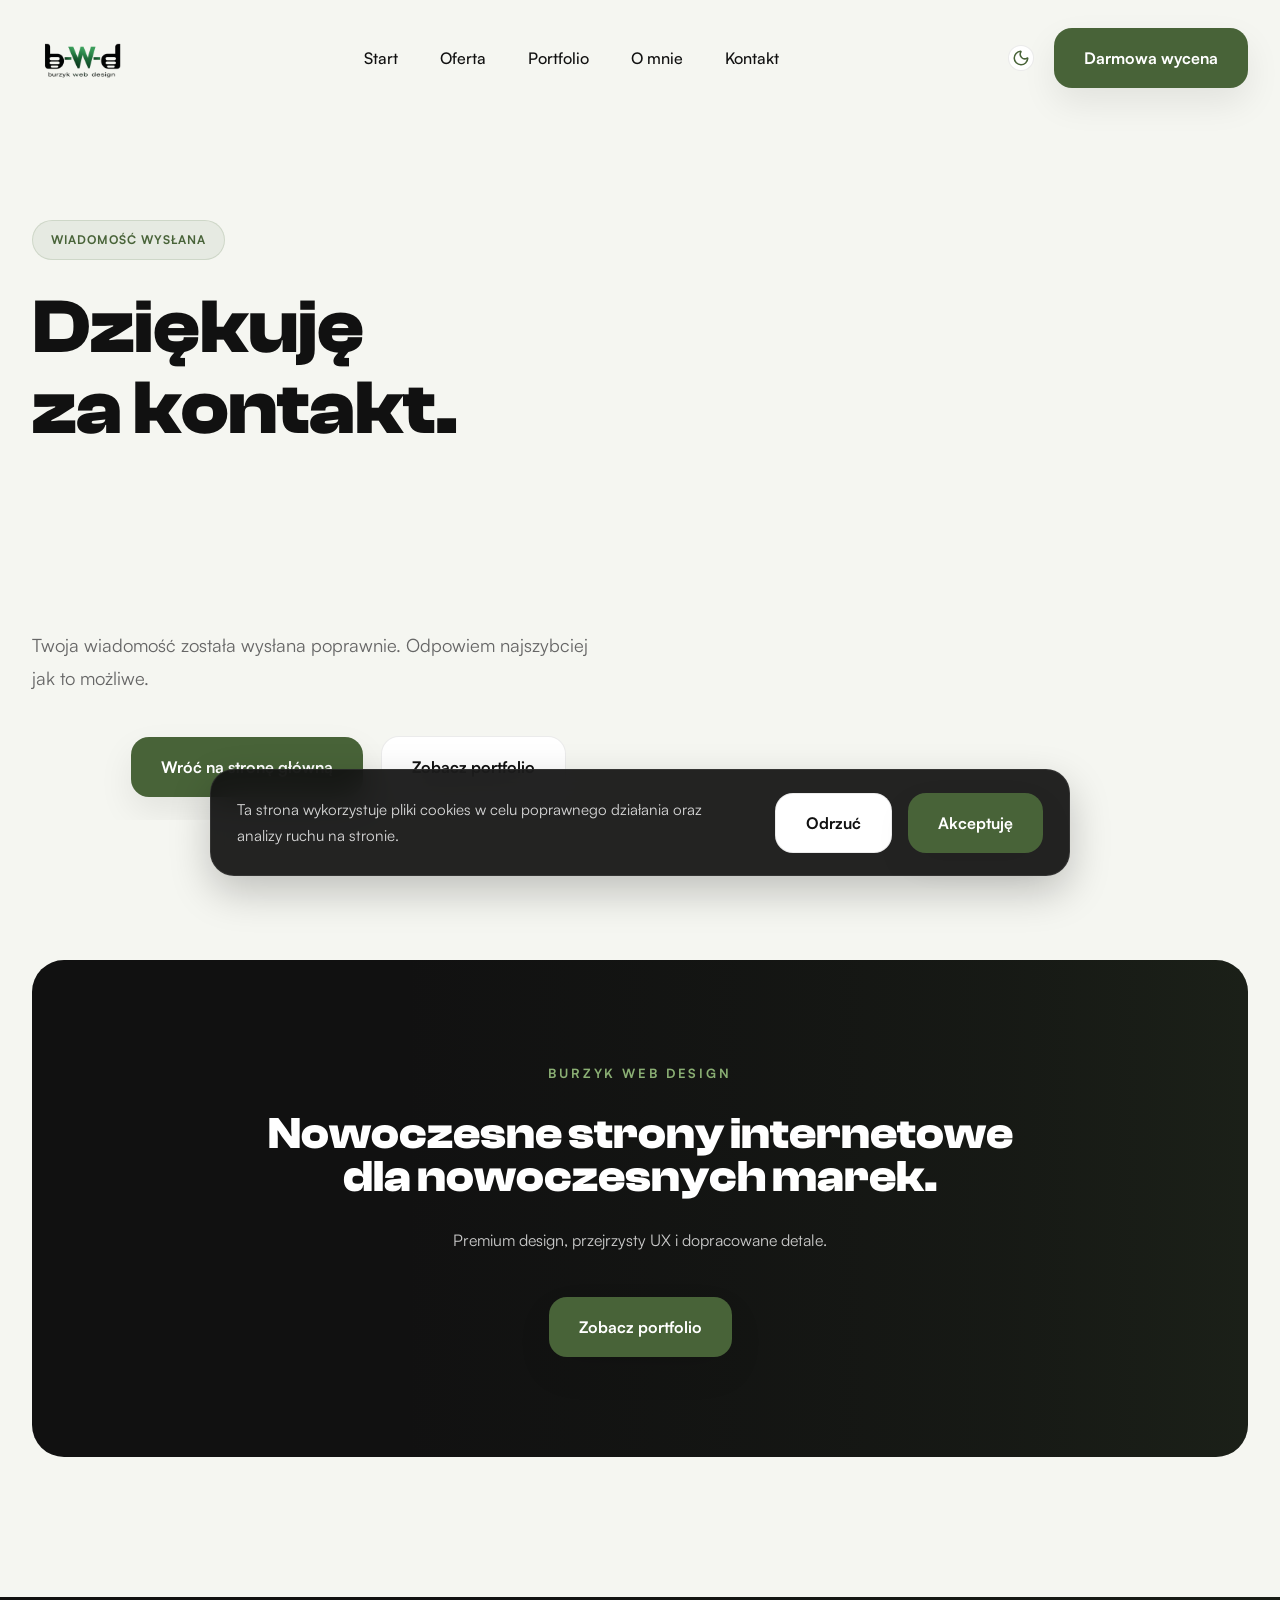
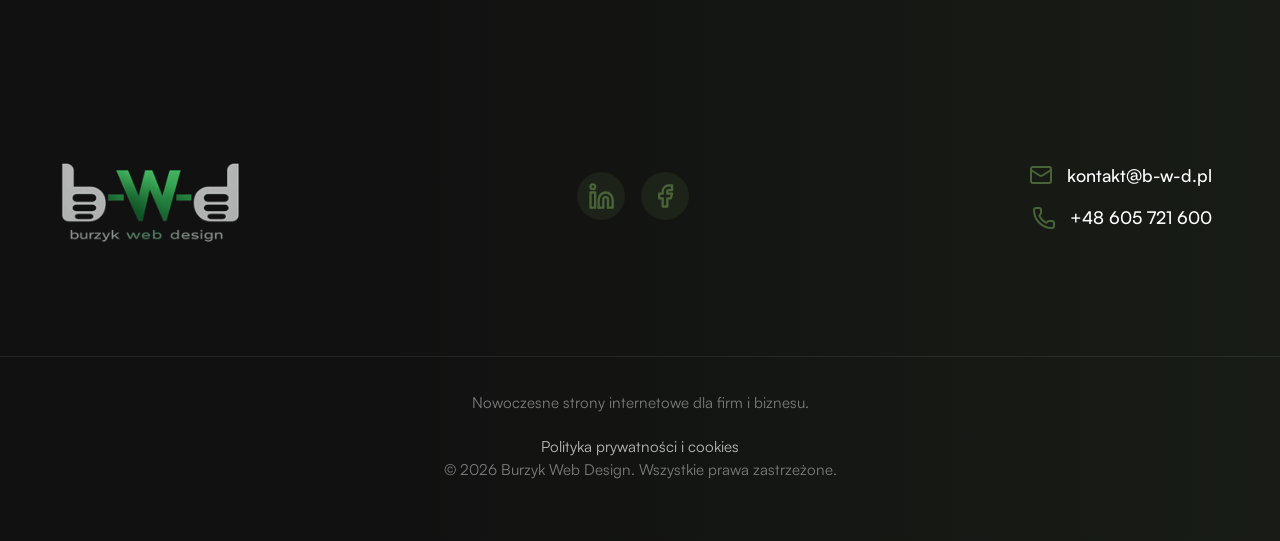
<file: dziekujemy.html>
<!doctype html>
<html lang="pl">
  <head>
    <meta charset="UTF-8" />

    <meta name="viewport" content="width=device-width, initial-scale=1.0" />

    <title>Wiadomość została wysłana | b-w-d</title>

    <meta
      name="description"
      content="Dziękuję za kontakt. Odpowiem najszybciej jak to możliwe."
    />

    <meta name="robots" content="noindex, nofollow" />

    <!-- OPEN GRAPH -->

    <meta property="og:type" content="website" />

    <meta property="og:title" content="Dziękujemy za kontakt | b-w-d" />

    <meta
      property="og:description"
      content="Wiadomość została wysłana poprawnie."
    />

    <meta property="og:image" content="https://b-w-d.pl/assets/og-cover.webp" />

    <meta property="og:url" content="https://b-w-d.pl/dziekujemy.html" />

    <link rel="canonical" href="https://b-w-d.pl/dziekujemy.html" />

    <meta name="theme-color" content="#0f0f0f" />

    <link rel="icon" href="/favicon.ico" sizes="any" />
    <link rel="apple-touch-icon" href="/apple-touch-icon.png" />

    <!-- CSS -->

    <link rel="stylesheet" href="./style/global.css" />
    <link rel="stylesheet" href="./style/navbar.css" />
    <link rel="stylesheet" href="./style/hero.css" />
    <link rel="stylesheet" href="./style/cta.css" />
    <link rel="stylesheet" href="./style/footer.css" />
    <link rel="stylesheet" href="./style/cookies.css" />
    <link rel="stylesheet" href="./style/responsive.css" />

    <!-- Google tag (gtag.js) -->
    <script
      async
      src="https://www.googletagmanager.com/gtag/js?id=G-4DQYSGXKF8"
    ></script>

    <script>
      window.dataLayer = window.dataLayer || [];

      function gtag() {
        dataLayer.push(arguments);
      }

      gtag("js", new Date());

      gtag("config", "G-4DQYSGXKF8");
    </script>
    <script>
      gtag("event", "generate_lead", {
        currency: "PLN",
        value: 1,
      });
    </script>
  </head>

  <body>
    <div class="scroll-progress"></div>
    <main>
      <!-- NAVBAR -->

      <header class="navbar">
        <div class="container navbar-container">
          <a href="./index.html" class="logo">
            <img
              class="logo-light"
              src="./assets/logos/b-w-d2.png"
              alt="b-w-d Logo"
            />
            <img
              class="logo-dark"
              src="./assets/logos/B-W-D.png"
              alt="b-w-d Logo"
            />
          </a>

          <nav class="nav-menu">
            <a href="./index.html" class="nav-link"> Start </a>

            <a href="./oferta.html" class="nav-link"> Oferta </a>

            <a href="./portfolio.html" class="nav-link"> Portfolio </a>

            <a href="./o-mnie.html" class="nav-link"> O mnie </a>

            <a href="./kontakt.html" class="nav-link"> Kontakt </a>
          </nav>

          <div class="navbar-actions">
            <button
              id="theme-toggle"
              class="theme-toggle"
              aria-label="Przełącz motyw"
            >
              <img
                id="theme-icon"
                src="./assets/icons/moon.svg"
                alt=""
                class="theme-icon"
              />
            </button>
            <a href="./kontakt.html" class="btn-primary"> Darmowa wycena </a>
          </div>

          <button class="mobile-menu-btn" aria-label="Otwórz menu">
            <span class="line"></span>
            <span class="line"></span>
            <span class="line"></span>
          </button>
        </div>
      </header>

      <!-- HERO -->

      <section class="hero">
        <div class="container hero-content">
          <div class="hero-text reveal">
            <div class="hero-badge">WIADOMOŚĆ WYSŁANA</div>

            <h1>Dziękuję za kontakt.</h1>

            <p class="hero-description">
              Twoja wiadomość została wysłana poprawnie. Odpowiem najszybciej
              jak to możliwe.
            </p>

            <div class="hero-buttons">
              <a href="./index.html" class="btn-primary">
                Wróć na stronę główną
              </a>

              <a href="./portfolio.html" class="btn-secondary">
                Zobacz portfolio
              </a>
            </div>
          </div>
        </div>
      </section>

      <!-- CTA -->

      <section class="cta section">
        <div class="container">
          <div class="cta-box reveal">
            <span class="section-tag"> BURZYK WEB DESIGN </span>

            <h2>Nowoczesne strony internetowe dla nowoczesnych marek.</h2>

            <p>Premium design, przejrzysty UX i dopracowane detale.</p>

            <div class="cta-buttons">
              <a href="./portfolio.html" class="btn-primary">
                Zobacz portfolio
              </a>
            </div>
          </div>
        </div>
      </section>
    </main>
    <!-- FOOTER -->

    <footer class="footer" id="kontakt">
      <div class="container footer-content">
        <div class="footer-brand reveal">
          <div class="footer-logo">
            <img
              class="footer-logo-light"
              src="./assets/logos/B-W-D.png"
              alt="b-w-d Logo"
            />
            <img
              class="footer-logo-dark"
              src="./assets/logos/b-w-d2.png"
              alt="b-w-d Logo"
            />
          </div>
        </div>

        <div class="footer-socials">
          <a
            href="https://linkedin.com/in/artur-burzala"
            target="_blank"
            rel="noopener noreferrer"
            aria-label="LinkedIn"
          >
            <img src="./assets/icons/linkedin.svg" alt="" class="social-icon" />
          </a>

          <a
            href="https://www.facebook.com/burzykwebdesign"
            target="_blank"
            rel="noopener noreferrer"
            aria-label="Facebook"
          >
            <img src="./assets/icons/fb.svg" alt="" class="social-icon" />
          </a>
        </div>

        <div class="footer-contact reveal">
          <a href="mailto:kontakt@b-w-d.pl" class="footer-contact-item">
            <img src="./assets/icons/mail.svg" alt="" class="contact-icon" />
            <span>kontakt@b-w-d.pl</span>
          </a>

          <a href="tel:+48605721600" class="footer-contact-item">
            <img src="./assets/icons/phone.svg" alt="" class="contact-icon" />
            <span>+48 605 721 600</span>
          </a>
        </div>
      </div>

      <!-- FOOTER BOTTOM -->

      <div class="footer-bottom">
        <p class="footer-description">
          Nowoczesne strony internetowe dla firm i biznesu.
        </p>

        <div class="footer-legal">
          <a href="./polityka-prywatnosci.html">
            Polityka prywatności i cookies
          </a>
        </div>

        <p class="footer-copyright">
          © 2026 Burzyk Web Design. Wszystkie prawa zastrzeżone.
        </p>
      </div>
    </footer>

    <!-- COOKIE BANNER -->

    <div class="cookie-banner" id="cookieBanner">
      <div class="cookie-content">
        <p>
          Ta strona wykorzystuje pliki cookies w celu poprawnego działania oraz
          analizy ruchu na stronie.
        </p>

        <div class="cookie-buttons">
          <button type="button" class="btn-secondary" id="cookieReject">
            Odrzuć
          </button>

          <button type="button" class="btn-primary" id="cookieAccept">
            Akceptuję
          </button>
        </div>
      </div>
    </div>

    <!-- JS -->

    <script src="./js/app.js"></script>
    <script src="./js/animations.js"></script>
    <script src="./js/cookies.js"></script>
  </body>
</html>
</file>
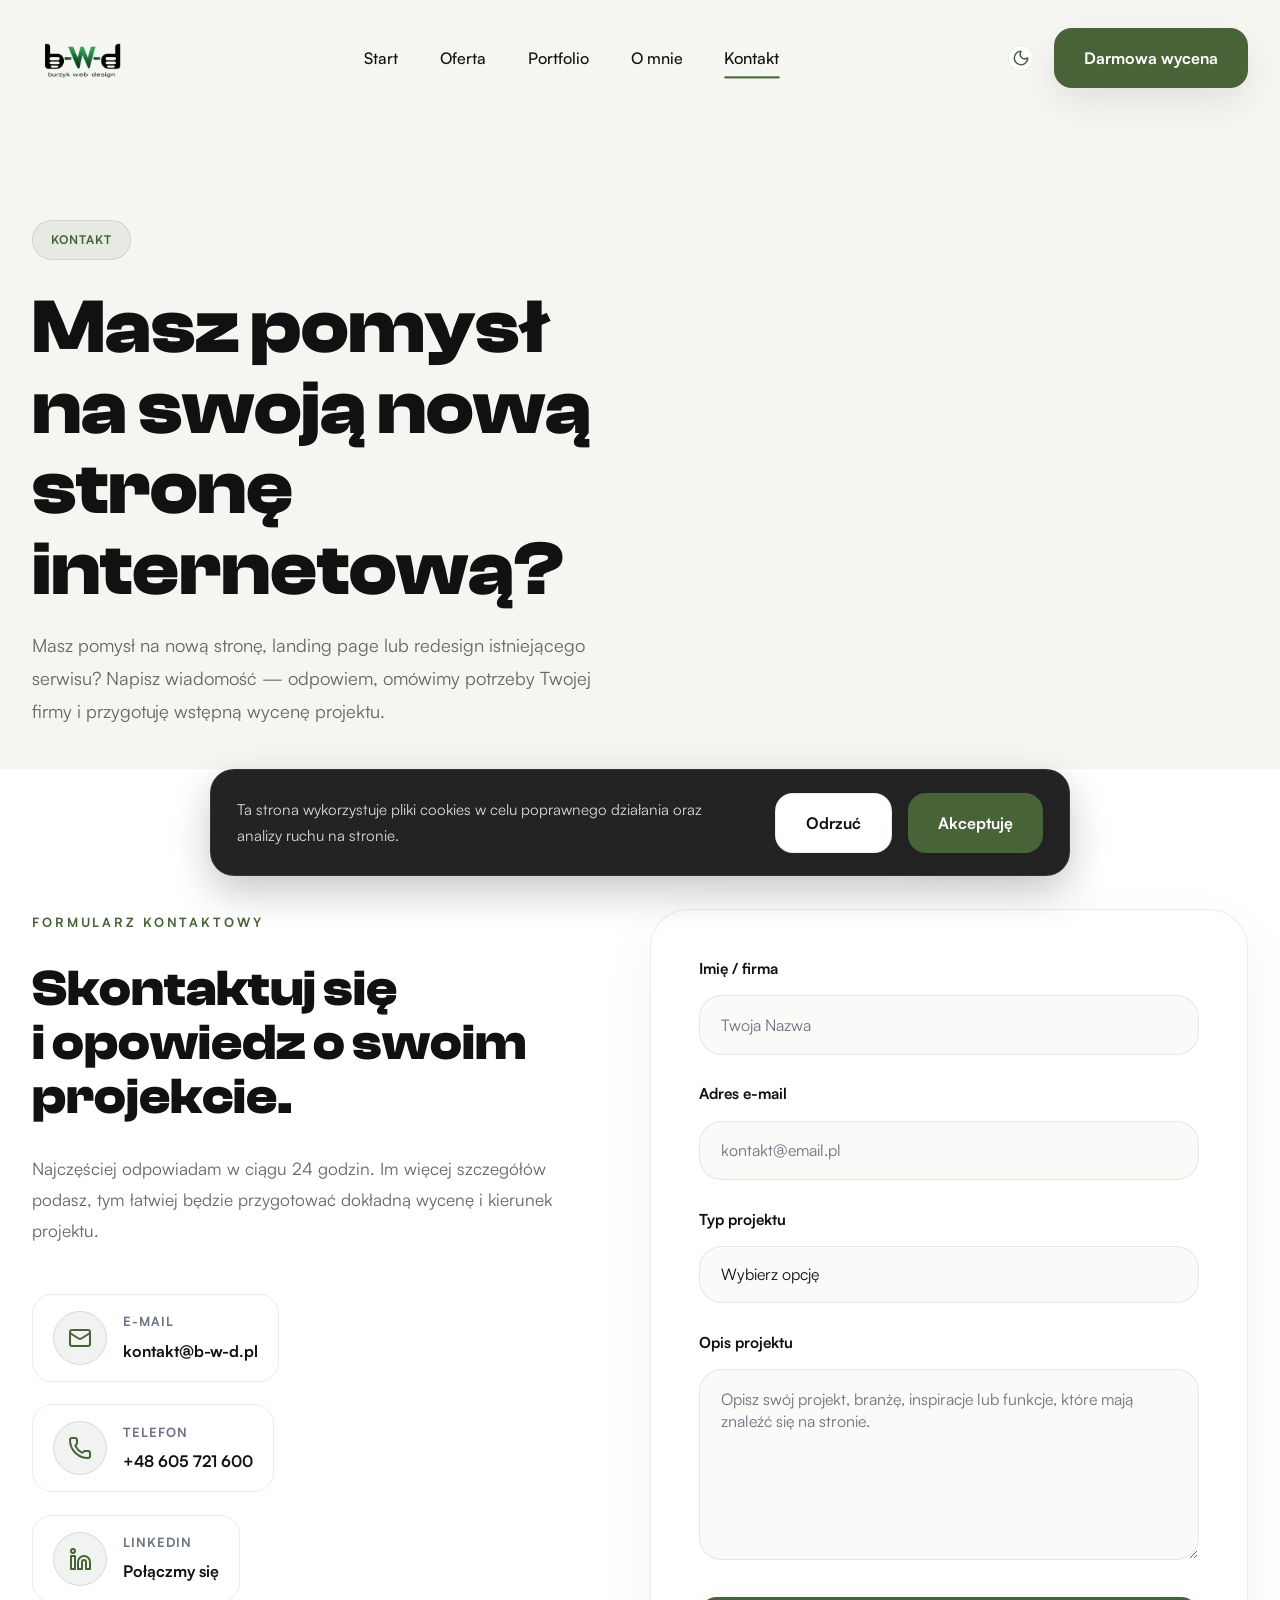
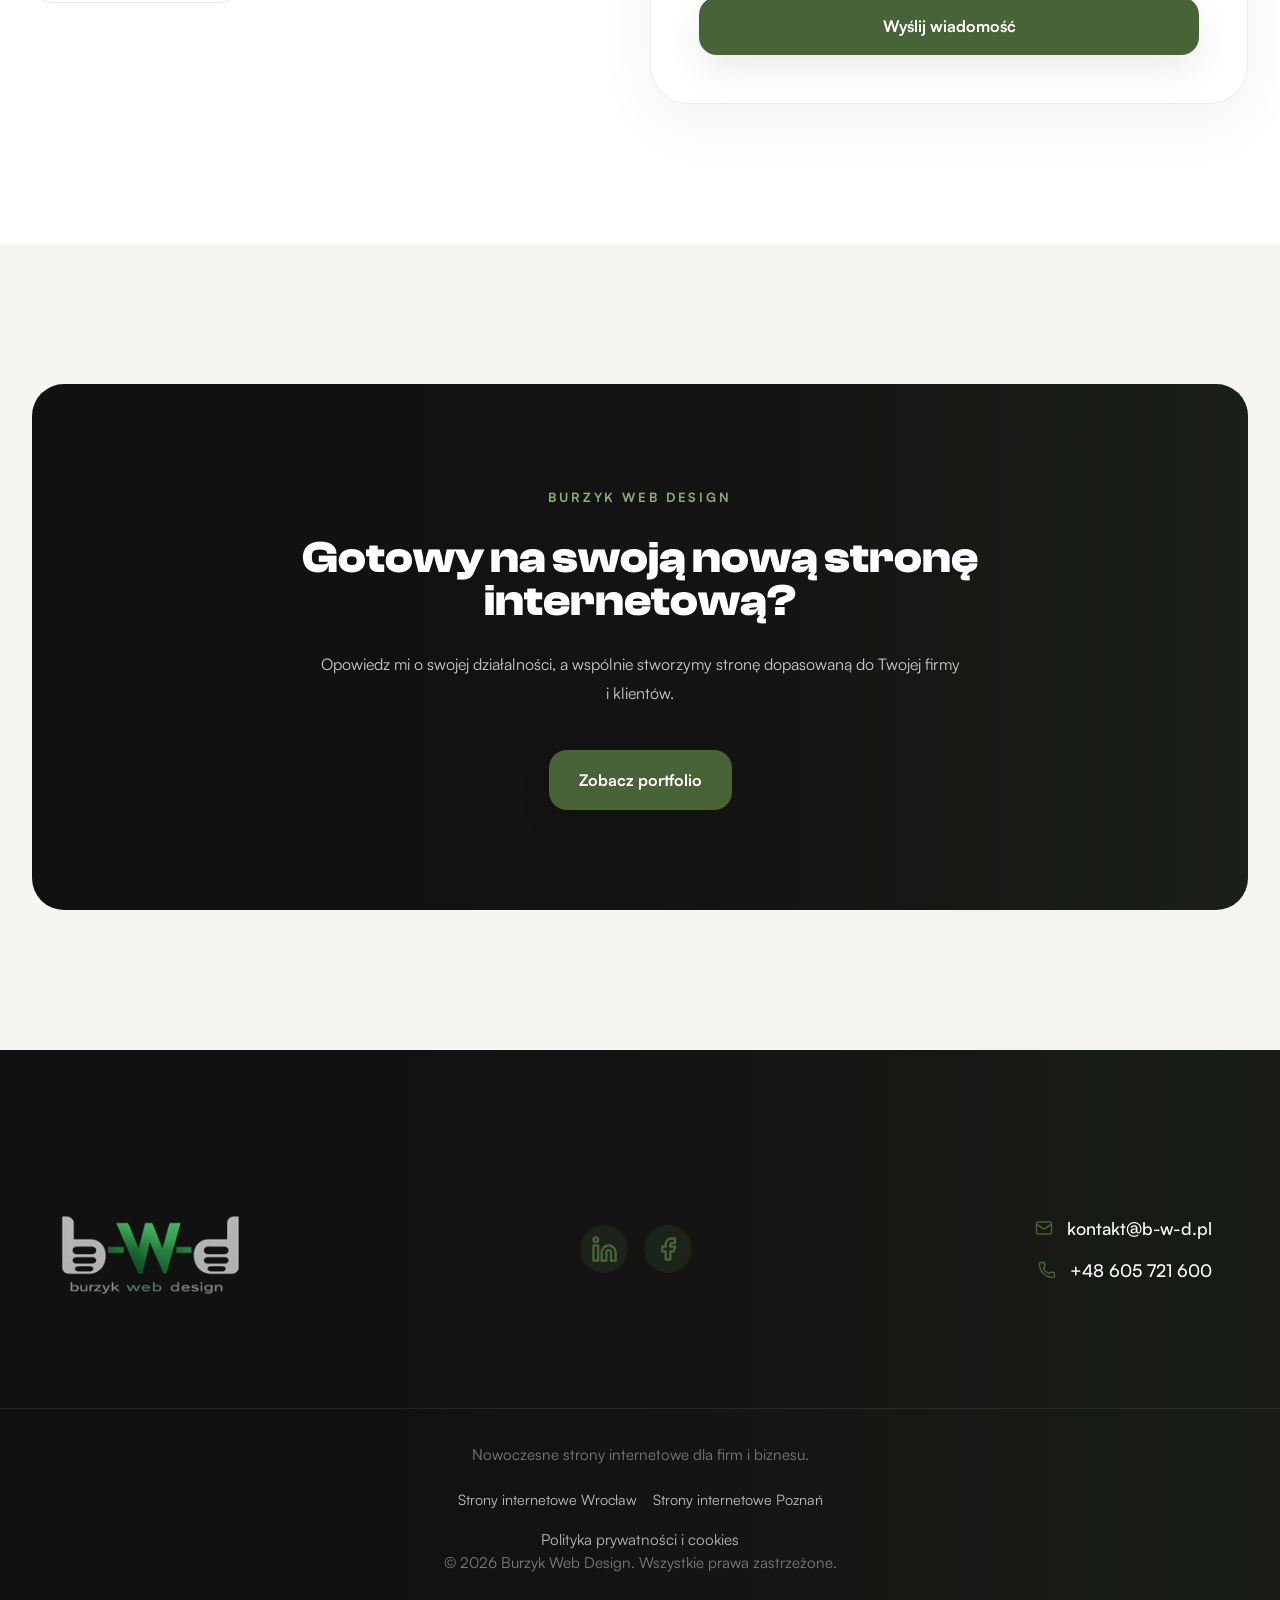
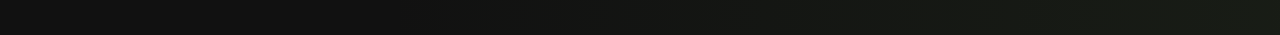
<file: kontakt.html>
<!doctype html>
<html lang="pl">
  <head>
    <meta charset="UTF-8" />

    <meta name="viewport" content="width=device-width, initial-scale=1.0" />

    <title>
      Kontakt | Darmowa wycena strony internetowej — Burzyk Web Design
    </title>

    <meta
      name="description"
      content="Skontaktuj się z Burzyk Web Design i otrzymaj darmową wycenę strony internetowej, landing page lub projektu webowego dla swojej firmy."
    />

    <meta name="robots" content="index, follow" />

    <!-- OPEN GRAPH -->

    <meta property="og:type" content="website" />

    <meta
      property="og:title"
      content="Kontakt | Darmowa wycena strony internetowej - Burzyk Web Design"
    />

    <meta property="og:site_name" content="b-w-d" />
    <meta property="og:locale" content="pl_PL" />

    <meta
      property="og:description"
      content="Skontaktuj się z Burzyk Web Design i otrzymaj darmową wycenę strony internetowej, landing page lub projektu webowego dla swojej firmy."
    />

    <meta property="og:image" content="https://b-w-d.pl/assets/og-cover.webp" />

    <meta property="og:image:width" content="1200" />
    <meta property="og:image:height" content="630" />

    <meta property="og:image:alt" content="Kontakt z Burzyk Web Design" />

    <meta name="twitter:image:alt" content="Kontakt z Burzyk Web Design" />

    <meta property="og:url" content="https://b-w-d.pl/kontakt.html" />

    <meta name="twitter:card" content="summary_large_image" />

    <meta
      name="twitter:title"
      content="Kontakt | Darmowa wycena strony internetowej - Burzyk Web Design"
    />

    <meta
      name="twitter:description"
      content="Skontaktuj się z Burzyk Web Design i otrzymaj darmową wycenę strony internetowej, landing page lub projektu webowego dla swojej firmy."
    />

    <meta
      name="twitter:image"
      content="https://b-w-d.pl/assets/og-cover.webp"
    />

    <link rel="canonical" href="https://b-w-d.pl/kontakt.html" />

    <meta name="theme-color" content="#0f0f0f" />

    <link rel="icon" href="/favicon.ico" sizes="any" />
    <link rel="apple-touch-icon" href="/apple-touch-icon.png" />

    <!-- CSS -->

    <link rel="stylesheet" href="./style/global.css" />
    <link rel="stylesheet" href="./style/navbar.css" />
    <link rel="stylesheet" href="./style/hero.css" />
    <link rel="stylesheet" href="./style/cta.css" />
    <link rel="stylesheet" href="./style/footer.css" />
    <link rel="stylesheet" href="./style/contact.css" />
    <link rel="stylesheet" href="./style/cookies.css" />
    <link rel="stylesheet" href="./style/responsive.css" />

    <!-- Google tag (gtag.js) -->
    <script
      async
      src="https://www.googletagmanager.com/gtag/js?id=G-4DQYSGXKF8"
    ></script>

    <script>
      window.dataLayer = window.dataLayer || [];

      function gtag() {
        dataLayer.push(arguments);
      }

      gtag("js", new Date());

      gtag("config", "G-4DQYSGXKF8");
    </script>

    <script type="application/ld+json">
      {
        "@context": "https://schema.org",
        "@type": "ContactPage",
        "@id": "https://b-w-d.pl/kontakt.html#contactpage",
        "name": "Kontakt - Burzyk Web Design",
        "url": "https://b-w-d.pl/kontakt.html",
        "description": "Skontaktuj się i otrzymaj darmową wycenę strony internetowej.",
        "isPartOf": {
          "@id": "https://b-w-d.pl/#website"
        },
        "mainEntity": {
          "@id": "https://b-w-d.pl/#organization"
        }
      }
    </script>

    <script type="application/ld+json">
      {
        "@context": "https://schema.org",
        "@type": "ProfessionalService",
        "@id": "https://b-w-d.pl/#organization",
        "name": "b-w-d - Tworzenie Stron Internetowych",
        "alternateName": "Burzyk Web Design",
        "url": "https://b-w-d.pl",
        "logo": "https://b-w-d.pl/assets/logos/b-w-d.png",
        "image": "https://b-w-d.pl/assets/og-cover.webp",
        "description": "Nowoczesne strony internetowe dla małych firm, lokalnych marek i twórców.",
        "email": "kontakt@b-w-d.pl",
        "telephone": "+48605721600",
        "priceRange": "$$",
        "founder": {
          "@type": "Person",
          "name": "Artur Burzała"
        },
        "areaServed": {
          "@type": "Country",
          "name": "Polska"
        },
        "contactPoint": {
          "@type": "ContactPoint",
          "telephone": "+48605721600",
          "contactType": "customer service",
          "areaServed": "PL",
          "availableLanguage": "pl"
        },
        "sameAs": [
          "https://www.linkedin.com/in/artur-burzala/",
          "https://www.facebook.com/burzykwebdesign"
        ]
      }
    </script>

    <script type="application/ld+json">
      {
        "@context": "https://schema.org",
        "@type": "WebPage",
        "@id": "https://b-w-d.pl/kontakt.html#webpage",
        "name": "Kontakt",
        "url": "https://b-w-d.pl/kontakt.html",
        "description": "Skontaktuj się z Burzyk Web Design i otrzymaj darmową wycenę strony internetowej.",
        "isPartOf": {
          "@id": "https://b-w-d.pl/#website"
        }
      }
    </script>

    <script type="application/ld+json">
      {
        "@context": "https://schema.org",
        "@type": "BreadcrumbList",
        "itemListElement": [
          {
            "@type": "ListItem",
            "position": 1,
            "name": "Strona główna",
            "item": "https://b-w-d.pl/"
          },
          {
            "@type": "ListItem",
            "position": 2,
            "name": "Kontakt",
            "item": "https://b-w-d.pl/kontakt.html"
          }
        ]
      }
    </script>

    <script type="application/ld+json">
      {
        "@context": "https://schema.org",
        "@type": "WebSite",
        "@id": "https://b-w-d.pl/#website",
        "name": "b-w-d",
        "url": "https://b-w-d.pl",
        "inLanguage": "pl-PL",
        "publisher": {
          "@id": "https://b-w-d.pl/#organization"
        }
      }
    </script>
  </head>

  <body>
    <div class="scroll-progress"></div>

    <!-- NAVBAR -->

    <header class="navbar">
      <div class="container navbar-container">
        <a href="./index.html" class="logo">
          <img
            class="logo-light"
            src="./assets/logos/b-w-d2.png"
            alt="b-w-d Logo"
          />
          <img
            class="logo-dark"
            src="./assets/logos/B-W-D.png"
            alt="b-w-d Logo"
          />
        </a>

        <nav class="nav-menu">
          <a href="./index.html" class="nav-link"> Start </a>

          <a href="./oferta.html" class="nav-link"> Oferta </a>

          <a href="./portfolio.html" class="nav-link"> Portfolio </a>

          <a href="./o-mnie.html" class="nav-link"> O mnie </a>

          <a href="./kontakt.html" class="nav-link active" aria-current="page">
            Kontakt
          </a>
        </nav>

        <div class="navbar-actions">
          <button
            id="theme-toggle"
            class="theme-toggle"
            aria-label="Przełącz motyw"
          >
            <img
              id="theme-icon"
              src="./assets/icons/moon.svg"
              alt=""
              class="theme-icon"
            />
          </button>
          <a href="./kontakt.html" class="btn-primary"> Darmowa wycena </a>
        </div>

        <button class="mobile-menu-btn" aria-label="Otwórz menu">
          <span class="line"></span>
          <span class="line"></span>
          <span class="line"></span>
        </button>
      </div>
    </header>
    <main>
      <!-- HERO -->

      <section class="hero">
        <div class="container hero-content">
          <div class="hero-text reveal">
            <div class="hero-badge">KONTAKT</div>

            <h1>Masz pomysł na swoją nową stronę internetową?</h1>
            <p class="hero-description">
              Masz pomysł na nową stronę, landing page lub redesign istniejącego
              serwisu? Napisz wiadomość — odpowiem, omówimy potrzeby Twojej
              firmy i przygotuję wstępną wycenę projektu.
            </p>
          </div>
        </div>
      </section>

      <!-- CONTACT -->

      <section class="contact section alt">
        <div class="container contact-layout">
          <!-- LEFT -->

          <div class="contact-info reveal">
            <span class="section-tag">FORMULARZ KONTAKTOWY</span>

            <h2>Skontaktuj się i opowiedz o swoim projekcie.</h2>

            <p>
              Najczęściej odpowiadam w ciągu 24 godzin. Im więcej szczegółów
              podasz, tym łatwiej będzie przygotować dokładną wycenę i kierunek
              projektu.
            </p>

            <div class="contact-details">
              <a href="mailto:kontakt@b-w-d.pl" class="contact-detail-item">
                <div class="contact-detail-icon">
                  <img src="./assets/icons/mail.svg" alt="" />
                </div>

                <div>
                  <span>E-mail</span>
                  <strong>kontakt@b-w-d.pl</strong>
                </div>
              </a>

              <a href="tel:+48605721600" class="contact-detail-item">
                <div class="contact-detail-icon">
                  <img src="./assets/icons/phone.svg" alt="" />
                </div>

                <div>
                  <span>Telefon</span>
                  <strong>+48 605 721 600</strong>
                </div>
              </a>

              <a
                href="https://linkedin.com/in/artur-burzala"
                target="_blank"
                rel="noopener noreferrer"
                class="contact-detail-item"
              >
                <div class="contact-detail-icon">
                  <img src="./assets/icons/linkedin.svg" alt="" />
                </div>

                <div>
                  <span>LinkedIn</span>
                  <strong>Połączmy się</strong>
                </div>
              </a>
            </div>
          </div>

          <!-- FORM -->

          <div class="contact-form-wrapper reveal">
            <form
              class="contact-form"
              action="https://formspree.io/f/xaqvrwbd"
              method="POST"
            >
              <input
                type="hidden"
                name="_subject"
                value="Nowa wiadomość z formularza b-w-d"
              />

              <div class="form-group">
                <label for="name"> Imię / firma </label>

                <input
                  type="text"
                  id="name"
                  name="name"
                  placeholder="Twoja Nazwa"
                  required
                />
              </div>

              <div class="form-group">
                <label for="email"> Adres e-mail </label>

                <input
                  type="email"
                  id="email"
                  name="email"
                  placeholder="kontakt@email.pl"
                  required
                />
              </div>

              <div class="form-group">
                <label for="project"> Typ projektu </label>

                <select id="project" name="project">
                  <option value="">Wybierz opcję</option>

                  <option value="landing-page">Landing Page</option>

                  <option value="website">Strona firmowa</option>

                  <option value="portfolio">Portfolio</option>

                  <option value="redesign">Redesign strony</option>

                  <option value="other">Inny projekt</option>
                </select>
              </div>

              <div class="form-group">
                <label for="message"> Opis projektu </label>

                <textarea
                  id="message"
                  name="message"
                  rows="7"
                  placeholder="Opisz swój projekt, branżę, inspiracje lub funkcje, które mają znaleźć się na stronie."
                  required
                ></textarea>
              </div>

              <button type="submit" class="btn-primary btn-full">
                Wyślij wiadomość
              </button>
            </form>
          </div>
        </div>
      </section>

      <!-- CTA -->

      <section class="cta section">
        <div class="container">
          <div class="cta-box reveal">
            <span class="section-tag"> BURZYK WEB DESIGN </span>

            <h2>Gotowy na swoją nową stronę internetową?</h2>

            <p>
              Opowiedz mi o swojej działalności, a wspólnie stworzymy stronę
              dopasowaną do Twojej firmy i klientów.
            </p>

            <div class="cta-buttons">
              <a href="./portfolio.html" class="btn-primary">
                Zobacz portfolio
              </a>
            </div>
          </div>
        </div>
      </section>
    </main>
    <!-- FOOTER -->

    <footer class="footer" id="kontakt">
      <div class="container footer-content">
        <div class="footer-brand reveal">
          <div class="footer-logo">
            <img
              class="footer-logo-light"
              src="./assets/logos/B-W-D.png"
              alt="b-w-d Logo"
            />
            <img
              class="footer-logo-dark"
              src="./assets/logos/b-w-d2.png"
              alt="b-w-d Logo"
            />
          </div>
        </div>

        <div class="footer-socials">
          <a
            href="https://linkedin.com/in/artur-burzala"
            target="_blank"
            rel="noopener noreferrer"
            aria-label="LinkedIn"
          >
            <img src="./assets/icons/linkedin.svg" alt="" class="social-icon" />
          </a>

          <a
            href="https://www.facebook.com/burzykwebdesign"
            target="_blank"
            rel="noopener noreferrer"
            aria-label="Facebook"
          >
            <img src="./assets/icons/fb.svg" alt="" class="social-icon" />
          </a>
        </div>

        <div class="footer-contact reveal">
          <a href="mailto:kontakt@b-w-d.pl" class="footer-contact-item">
            <img src="./assets/icons/mail.svg" alt="" class="contact-icon" />
            <span>kontakt@b-w-d.pl</span>
          </a>

          <a href="tel:+48605721600" class="footer-contact-item">
            <img src="./assets/icons/phone.svg" alt="" class="contact-icon" />
            <span>+48 605 721 600</span>
          </a>
        </div>
      </div>

      <!-- FOOTER BOTTOM -->

      <div class="footer-bottom">
        <p class="footer-description">
          Nowoczesne strony internetowe dla firm i biznesu.
        </p>
        <div class="footer-local-links">
          <a href="../strony-internetowe-wroclaw/">
            Strony internetowe Wrocław
          </a>

          <a href="../strony-internetowe-poznan/">
            Strony internetowe Poznań
          </a>
        </div>

        <div class="footer-legal">
          <a href="./polityka-prywatnosci.html">
            Polityka prywatności i cookies
          </a>
        </div>

        <p class="footer-copyright">
          © 2026 Burzyk Web Design. Wszystkie prawa zastrzeżone.
        </p>
      </div>
    </footer>

    <!-- COOKIE BANNER -->

    <div class="cookie-banner" id="cookieBanner">
      <div class="cookie-content">
        <p>
          Ta strona wykorzystuje pliki cookies w celu poprawnego działania oraz
          analizy ruchu na stronie.
        </p>

        <div class="cookie-buttons">
          <button type="button" class="btn-secondary" id="cookieReject">
            Odrzuć
          </button>

          <button type="button" class="btn-primary" id="cookieAccept">
            Akceptuję
          </button>
        </div>
      </div>
    </div>
    <!-- JS -->

    <script>
      const form = document.querySelector(".contact-form");

      form.addEventListener("submit", async (e) => {
        e.preventDefault();

        const data = new FormData(form);

        const response = await fetch(form.action, {
          method: "POST",
          body: data,
          headers: {
            Accept: "application/json",
          },
        });

        if (response.ok) {
          gtag("event", "generate_lead", {
            event_category: "contact_form",
            event_label: "kontakt_formularz",
          });
          window.location.href = "/dziekujemy.html";
        }
      });
    </script>

    <script src="./js/app.js"></script>
    <script src="./js/animations.js"></script>
    <script src="./js/cookies.js"></script>
  </body>
</html>
</file>
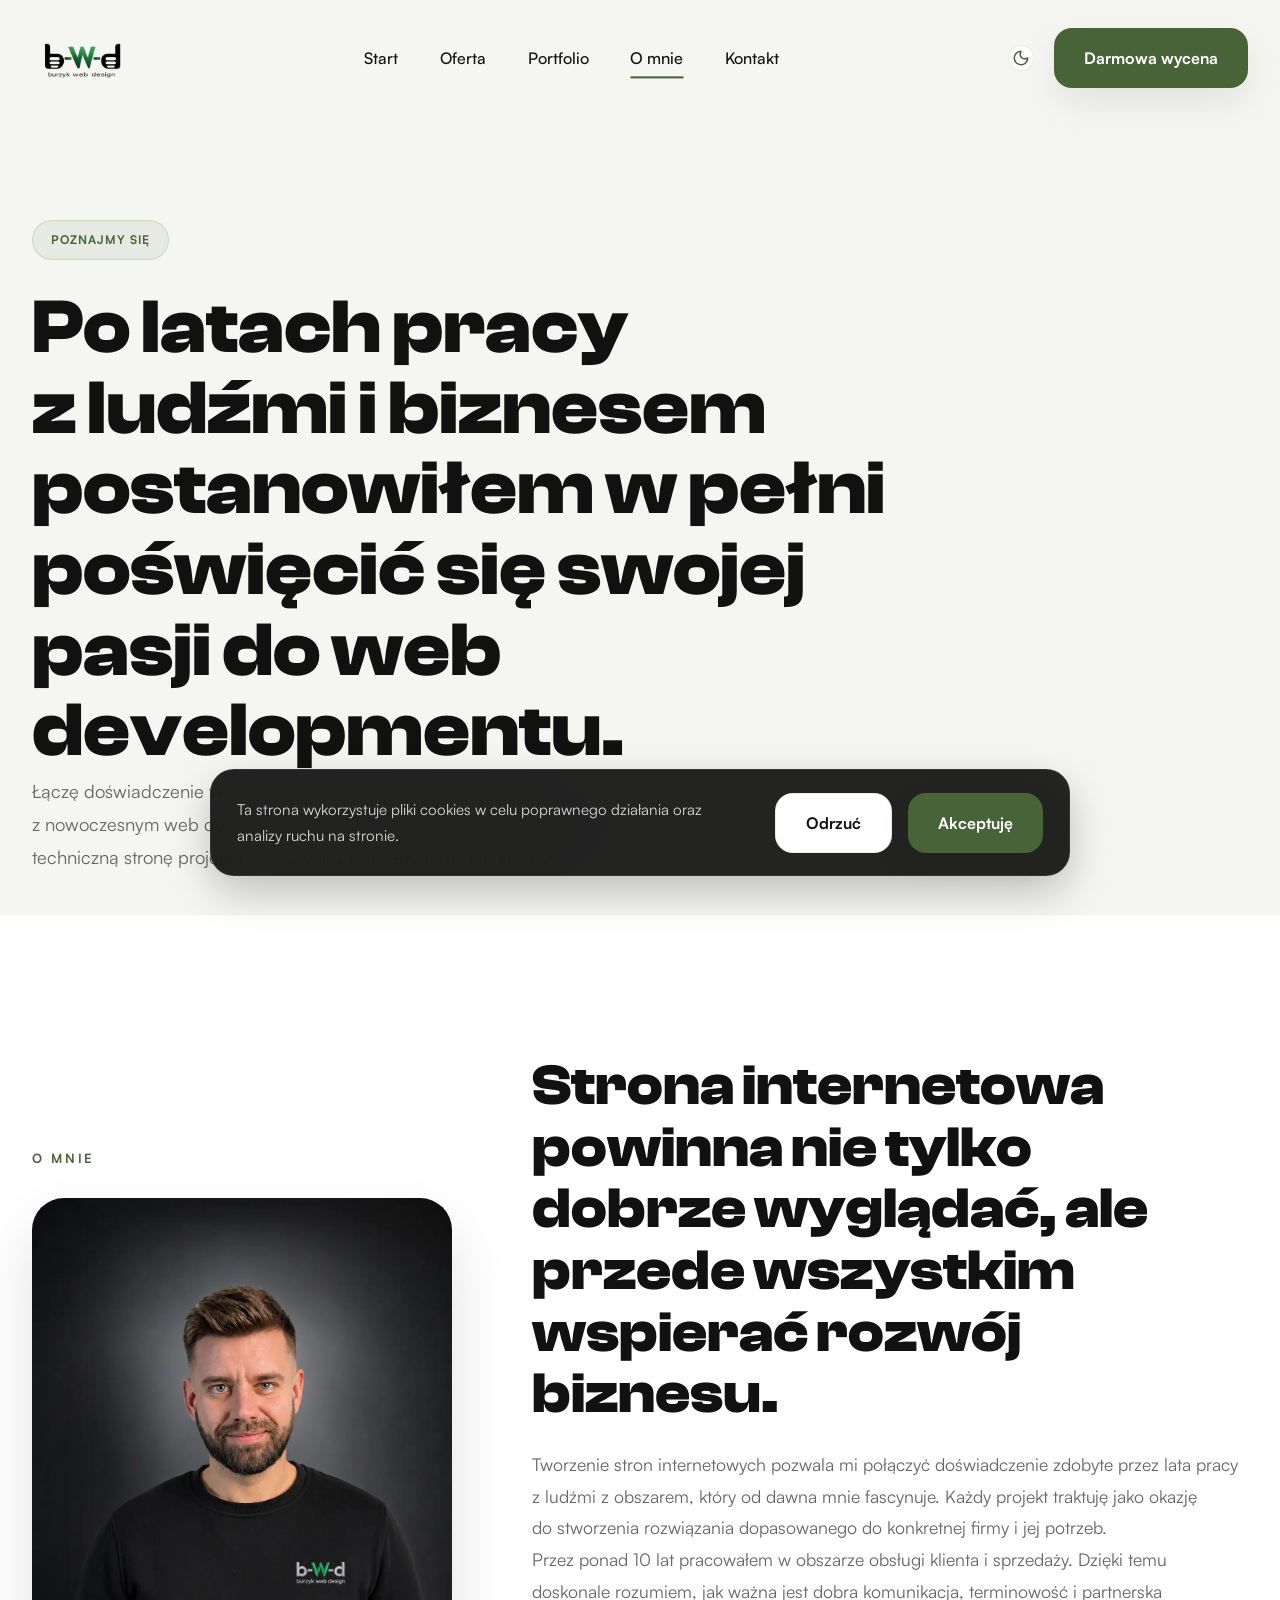
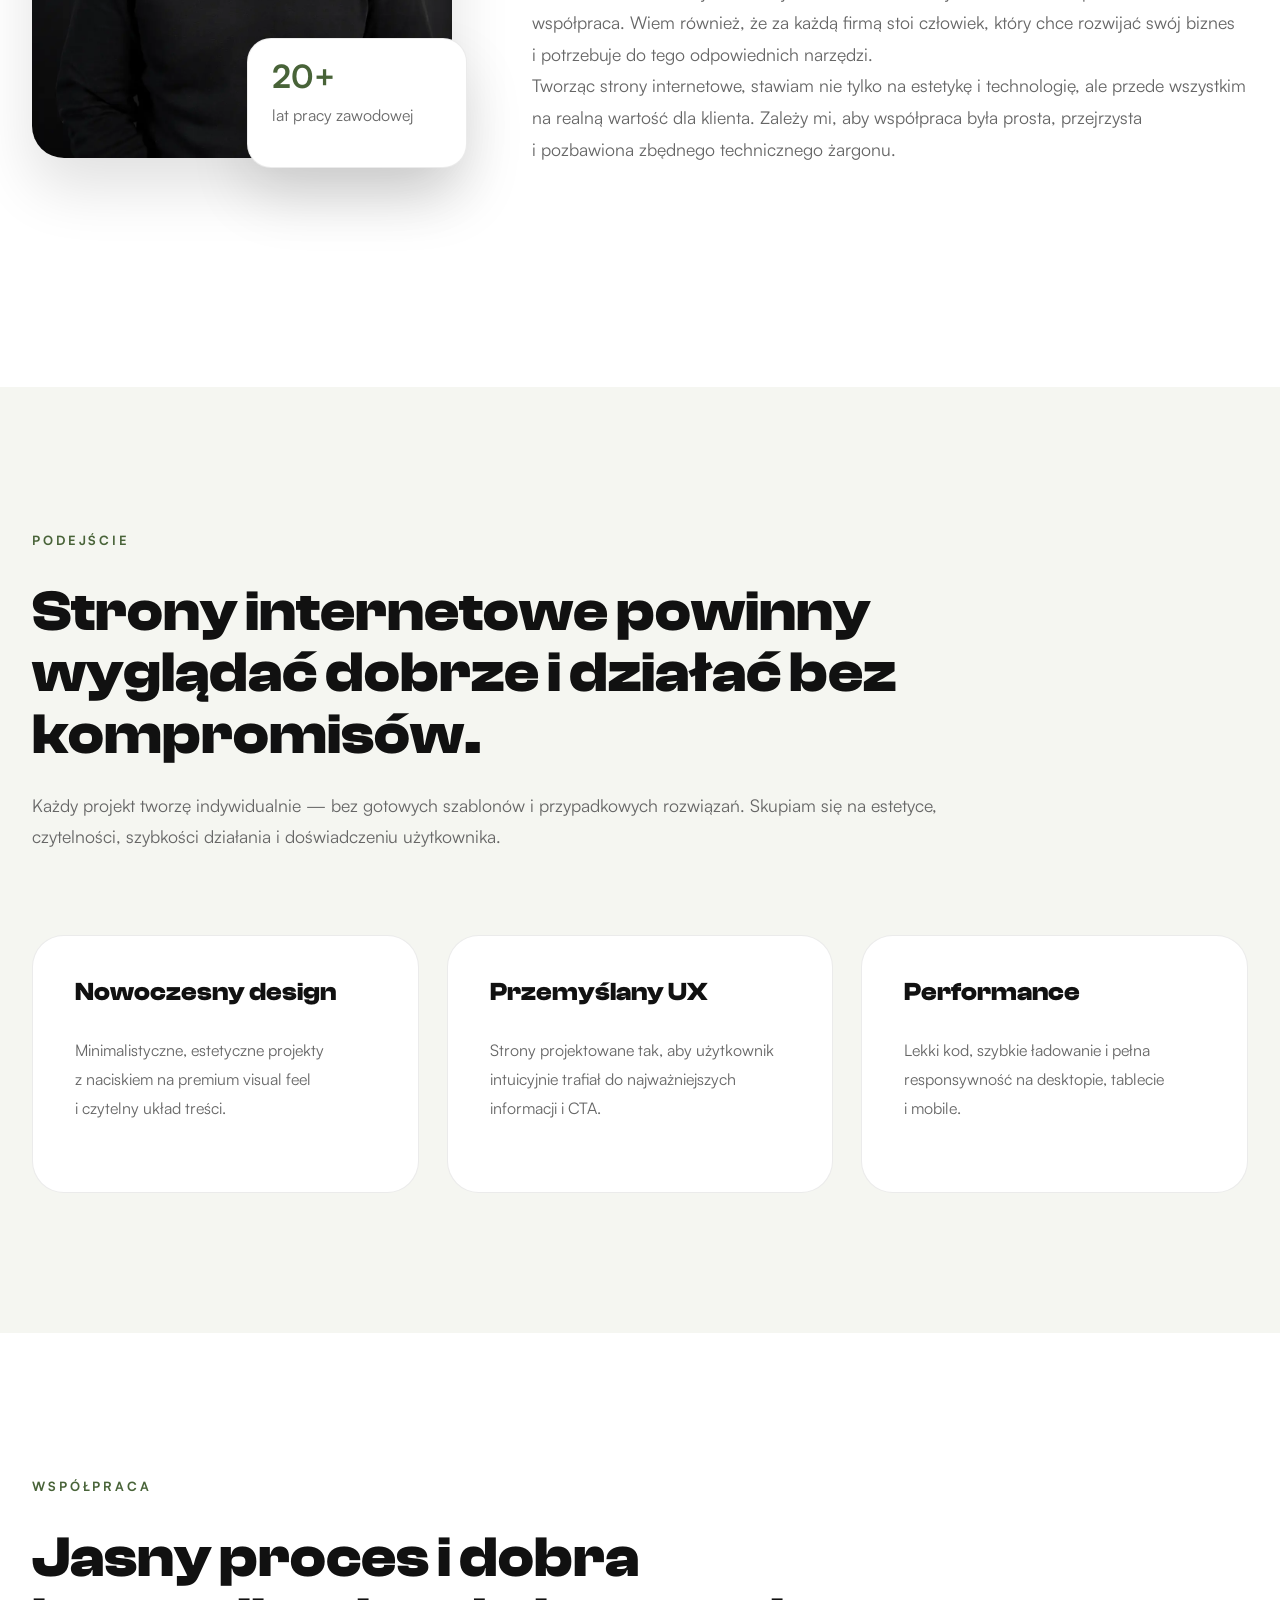
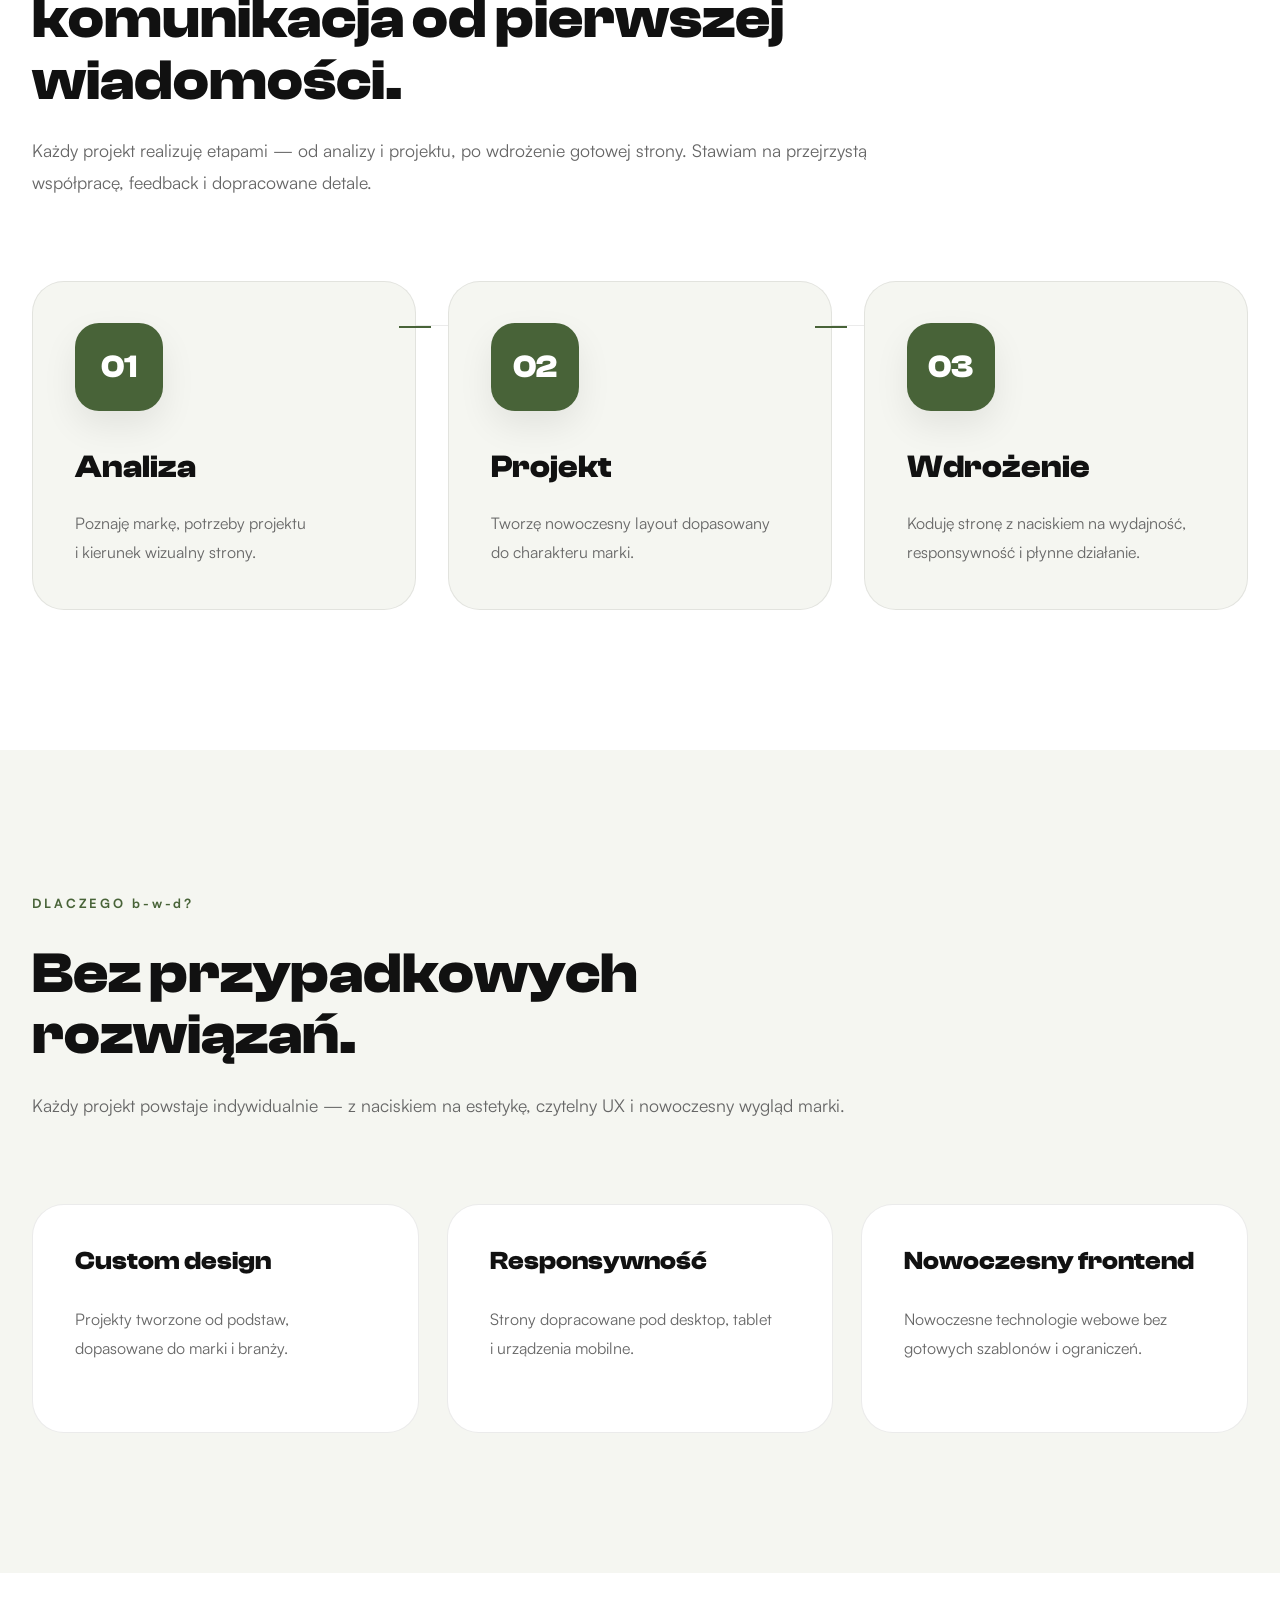
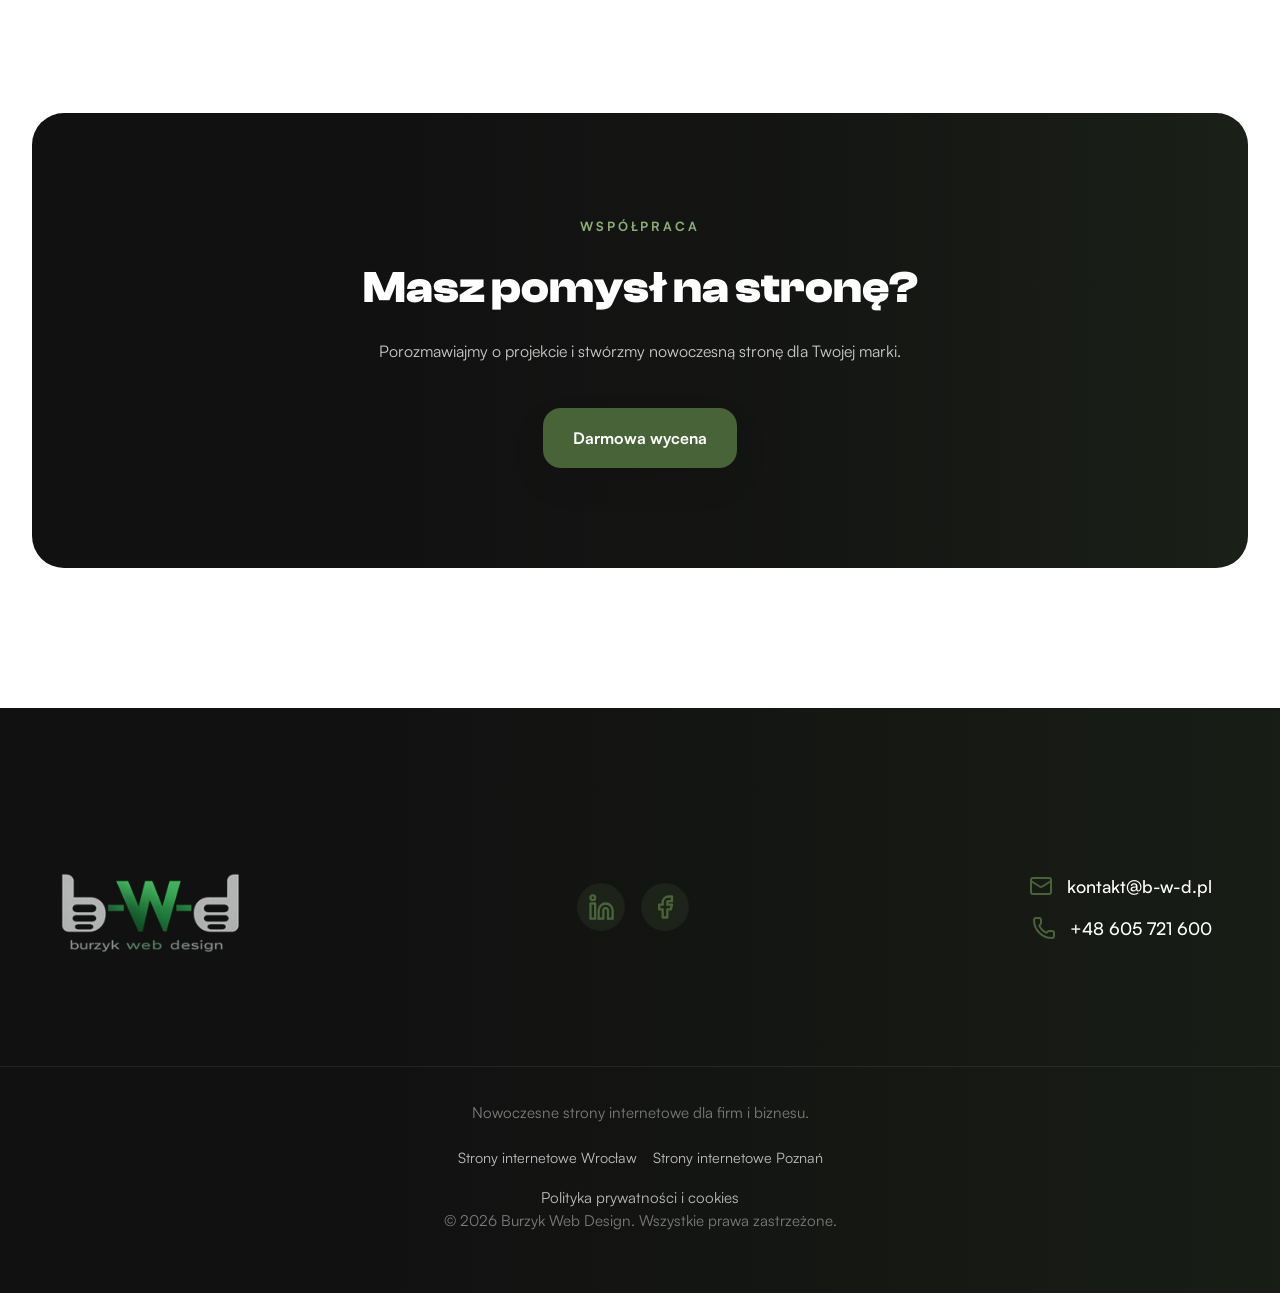
<file: o-mnie.html>
<!doctype html>
<html lang="pl">
  <head>
    <meta charset="UTF-8" />

    <meta name="viewport" content="width=device-width, initial-scale=1.0" />

    <title>O mnie | Artur Burzała - Twórca Burzyk Web Design (b-w-d)</title>

    <meta
      name="description"
      content="Poznaj Artura Burzałę, założyciela Burzyk Web Design. Projektuję nowoczesne strony internetowe dla firm, łącząc UX, wydajność, SEO i estetykę."
    />

    <meta name="robots" content="index, follow" />

    <!-- OPEN GRAPH -->

    <meta property="og:type" content="website" />

    <meta property="og:title" content="O mnie | Artur Burzała - b-w-d" />

    <meta property="og:site_name" content="b-w-d" />
    <meta property="og:locale" content="pl_PL" />

    <meta
      property="og:description"
      content="Nowoczesne projektowanie stron internetowych premium z naciskiem na UX, wydajność i estetykę."
    />

    <meta property="og:image" content="https://b-w-d.pl/assets/og-cover.webp" />

    <meta property="og:image:width" content="1200" />
    <meta property="og:image:height" content="630" />

    <meta
      property="og:image:alt"
      content="Artur Burzała - twórca Burzyk Web Design"
    />

    <meta
      name="twitter:image:alt"
      content="Artur Burzała - twórca Burzyk Web Design"
    />

    <meta property="og:url" content="https://b-w-d.pl/o-mnie.html" />

    <meta name="twitter:card" content="summary_large_image" />

    <meta name="twitter:title" content="O mnie | Artur Burzała - b-w-d" />

    <meta
      name="twitter:description"
      content="Poznaj twórcę b-w-d i moje podejście do projektowania nowoczesnych stron internetowych."
    />

    <meta
      name="twitter:image"
      content="https://b-w-d.pl/assets/og-cover.webp"
    />

    <link rel="canonical" href="https://b-w-d.pl/o-mnie.html" />

    <meta name="theme-color" content="#0f0f0f" />

    <link rel="icon" href="/favicon.ico" sizes="any" />
    <link rel="apple-touch-icon" href="/apple-touch-icon.png" />

    <!-- CSS -->

    <link rel="stylesheet" href="./style/global.css" />
    <link rel="stylesheet" href="./style/navbar.css" />
    <link rel="stylesheet" href="./style/hero.css" />
    <link rel="stylesheet" href="./style/services.css" />
    <link rel="stylesheet" href="./style/process.css" />
    <link rel="stylesheet" href="./style/cta.css" />
    <link rel="stylesheet" href="./style/footer.css" />
    <link rel="stylesheet" href="./style/cookies.css" />
    <link rel="stylesheet" href="./style/responsive.css" />

    <!-- Google tag (gtag.js) -->
    <script
      async
      src="https://www.googletagmanager.com/gtag/js?id=G-4DQYSGXKF8"
    ></script>

    <script>
      window.dataLayer = window.dataLayer || [];

      function gtag() {
        dataLayer.push(arguments);
      }

      gtag("js", new Date());

      gtag("config", "G-4DQYSGXKF8");
    </script>

    <script type="application/ld+json">
      {
        "@context": "https://schema.org",
        "@type": "ProfessionalService",
        "@id": "https://b-w-d.pl/#organization",
        "name": "b-w-d - Tworzenie Stron Internetowych",
        "alternateName": "Burzyk Web Design",
        "url": "https://b-w-d.pl",
        "logo": "https://b-w-d.pl/assets/logos/b-w-d.png",
        "image": "https://b-w-d.pl/assets/og-cover.webp",
        "description": "Nowoczesne strony internetowe dla małych firm, lokalnych marek i twórców.",
        "email": "kontakt@b-w-d.pl",
        "telephone": "+48605721600",
        "priceRange": "$$",
        "founder": {
          "@type": "Person",
          "name": "Artur Burzała"
        },
        "areaServed": {
          "@type": "Country",
          "name": "Polska"
        },
        "contactPoint": {
          "@type": "ContactPoint",
          "telephone": "+48605721600",
          "contactType": "customer service",
          "areaServed": "PL",
          "availableLanguage": "pl"
        },
        "sameAs": [
          "https://www.linkedin.com/in/artur-burzala/",
          "https://www.facebook.com/burzykwebdesign"
        ]
      }
    </script>

    <script type="application/ld+json">
      {
        "@context": "https://schema.org",
        "@type": "Person",
        "@id": "https://b-w-d.pl/o-mnie.html#person",
        "name": "Artur Burzała",
        "jobTitle": "Web Developer",
        "description": "Twórca Burzyk Web Design, specjalizujący się w projektowaniu nowoczesnych stron internetowych dla firm i lokalnych marek.",
        "knowsAbout": [
          "Web Development",
          "HTML",
          "CSS",
          "JavaScript",
          "React",
          "SEO",
          "UX Design",
          "Core Web Vitals"
        ],
        "url": "https://b-w-d.pl/o-mnie.html",
        "image": "https://b-w-d.pl/assets/images/artur-burzala.webp",
        "worksFor": {
          "@id": "https://b-w-d.pl/#organization"
        },
        "sameAs": ["https://www.linkedin.com/in/artur-burzala/"]
      }
    </script>

    <script type="application/ld+json">
      {
        "@context": "https://schema.org",
        "@type": "AboutPage",
        "@id": "https://b-w-d.pl/o-mnie.html#aboutpage",
        "name": "O mnie",
        "url": "https://b-w-d.pl/o-mnie.html",
        "description": "Poznaj Artura Burzałę, twórcę Burzyk Web Design.",
        "inLanguage": "pl-PL",
        "isPartOf": {
          "@id": "https://b-w-d.pl/#website"
        },
        "mainEntity": {
          "@id": "https://b-w-d.pl/o-mnie.html#person"
        }
      }
    </script>

    <script type="application/ld+json">
      {
        "@context": "https://schema.org",
        "@type": "WebSite",
        "@id": "https://b-w-d.pl/#website",
        "name": "b-w-d",
        "url": "https://b-w-d.pl",
        "inLanguage": "pl-PL",
        "publisher": {
          "@id": "https://b-w-d.pl/#organization"
        }
      }
    </script>

    <script type="application/ld+json">
      {
        "@context": "https://schema.org",
        "@type": "BreadcrumbList",
        "itemListElement": [
          {
            "@type": "ListItem",
            "position": 1,
            "name": "Strona główna",
            "item": "https://b-w-d.pl/"
          },
          {
            "@type": "ListItem",
            "position": 2,
            "name": "O mnie",
            "item": "https://b-w-d.pl/o-mnie.html"
          }
        ]
      }
    </script>
  </head>

  <body>
    <div class="scroll-progress"></div>

    <!-- NAVBAR -->

    <header class="navbar">
      <div class="container navbar-container">
        <a href="./index.html" class="logo">
          <img
            class="logo-light"
            src="./assets/logos/b-w-d2.png"
            alt="b-w-d Logo"
          />
          <img
            class="logo-dark"
            src="./assets/logos/B-W-D.png"
            alt="b-w-d Logo"
          />
        </a>

        <nav class="nav-menu">
          <a href="./index.html" class="nav-link"> Start </a>

          <a href="./oferta.html" class="nav-link"> Oferta </a>

          <a href="./portfolio.html" class="nav-link"> Portfolio </a>

          <a href="./o-mnie.html" class="nav-link active" aria-current="page">
            O mnie
          </a>

          <a href="./kontakt.html" class="nav-link"> Kontakt </a>
        </nav>

        <div class="navbar-actions">
          <button
            id="theme-toggle"
            class="theme-toggle"
            aria-label="Przełącz motyw"
          >
            <img
              id="theme-icon"
              src="./assets/icons/moon.svg"
              alt=""
              class="theme-icon"
            />
          </button>
          <a href="./kontakt.html" class="btn-primary"> Darmowa wycena </a>
        </div>

        <button class="mobile-menu-btn" aria-label="Otwórz menu">
          <span class="line"></span>
          <span class="line"></span>
          <span class="line"></span>
        </button>
      </div>
    </header>

    <main>
      <!-- HERO -->

      <section class="hero page-hero">
        <div class="container">
          <div class="hero-text reveal">
            <div class="hero-badge">POZNAJMY SIĘ</div>

            <h1>
              Po latach pracy z ludźmi i biznesem postanowiłem w pełni poświęcić
              się swojej pasji do web developmentu.
            </h1>

            <p class="hero-description">
              Łączę doświadczenie w obsłudze klienta, sprzedaży i zarządzaniu z
              nowoczesnym web developmentem. Dzięki temu rozumiem nie tylko
              techniczną stronę projektu, ale również potrzeby firm i ich
              klientów.
            </p>
          </div>
        </div>
      </section>

      <!-- ABOUT -->

      <section class="section alt">
        <div class="container">
          <div class="about-layout">
            <div class="about-image">
              <span class="section-tag"> O MNIE </span>
              <img src="./assets/mockups/artur.webp" alt="Artur Burzała" />
              <div class="floating-stat">
                <span class="stat-number">20+</span>
                <p class="stat-label">lat pracy zawodowej</p>
              </div>
            </div>

            <div class="section-header">
              <h2>
                Strona internetowa powinna nie tylko dobrze wyglądać, ale przede
                wszystkim wspierać rozwój biznesu.
              </h2>

              <p>
                Tworzenie stron internetowych pozwala mi połączyć doświadczenie
                zdobyte przez lata pracy z ludźmi z obszarem, który od dawna
                mnie fascynuje. Każdy projekt traktuję jako okazję do stworzenia
                rozwiązania dopasowanego do konkretnej firmy i jej potrzeb.
              </p>

              <p>
                Przez ponad 10 lat pracowałem w obszarze obsługi klienta i
                sprzedaży. Dzięki temu doskonale rozumiem, jak ważna jest dobra
                komunikacja, terminowość i partnerska współpraca. Wiem również,
                że za każdą firmą stoi człowiek, który chce rozwijać swój biznes
                i potrzebuje do tego odpowiednich narzędzi.
              </p>

              <p>
                Tworząc strony internetowe, stawiam nie tylko na estetykę i
                technologię, ale przede wszystkim na realną wartość dla klienta.
                Zależy mi, aby współpraca była prosta, przejrzysta i pozbawiona
                zbędnego technicznego żargonu.
              </p>
            </div>
          </div>
        </div>
      </section>

      <!-- PHILOSOPHY -->

      <section class="section">
        <div class="container">
          <div class="section-header reveal">
            <span class="section-tag"> PODEJŚCIE </span>

            <h2>
              Strony internetowe powinny wyglądać dobrze i działać bez
              kompromisów.
            </h2>

            <p>
              Każdy projekt tworzę indywidualnie — bez gotowych szablonów i
              przypadkowych rozwiązań. Skupiam się na estetyce, czytelności,
              szybkości działania i doświadczeniu użytkownika.
            </p>
          </div>

          <div class="services-grid">
            <div class="service-card reveal">
              <h3>Nowoczesny design</h3>

              <p>
                Minimalistyczne, estetyczne projekty z naciskiem na premium
                visual feel i czytelny układ treści.
              </p>
            </div>

            <div class="service-card reveal">
              <h3>Przemyślany UX</h3>

              <p>
                Strony projektowane tak, aby użytkownik intuicyjnie trafiał do
                najważniejszych informacji i CTA.
              </p>
            </div>

            <div class="service-card reveal">
              <h3>Performance</h3>

              <p>
                Lekki kod, szybkie ładowanie i pełna responsywność na desktopie,
                tablecie i mobile.
              </p>
            </div>
          </div>
        </div>
      </section>

      <!-- PROCESS -->

      <section class="process section">
        <div class="container">
          <div class="section-header reveal">
            <span class="section-tag"> WSPÓŁPRACA </span>

            <h2>Jasny proces i dobra komunikacja od pierwszej wiadomości.</h2>

            <p>
              Każdy projekt realizuję etapami — od analizy i projektu, po
              wdrożenie gotowej strony. Stawiam na przejrzystą współpracę,
              feedback i dopracowane detale.
            </p>
          </div>

          <div class="process-timeline">
            <div class="process-step reveal">
              <div class="process-number">01</div>

              <h3>Analiza</h3>

              <p>
                Poznaję markę, potrzeby projektu i kierunek wizualny strony.
              </p>
            </div>

            <div class="process-step reveal">
              <div class="process-number">02</div>

              <h3>Projekt</h3>

              <p>Tworzę nowoczesny layout dopasowany do charakteru marki.</p>
            </div>

            <div class="process-step reveal">
              <div class="process-number">03</div>

              <h3>Wdrożenie</h3>

              <p>
                Koduję stronę z naciskiem na wydajność, responsywność i płynne
                działanie.
              </p>
            </div>
          </div>
        </div>
      </section>

      <!-- WHY b-w-d -->

      <section class="section">
        <div class="container">
          <div class="section-header reveal">
            <span class="section-tag">DLACZEGO b-w-d?</span>

            <h2>Bez przypadkowych rozwiązań.</h2>

            <p>
              Każdy projekt powstaje indywidualnie — z naciskiem na estetykę,
              czytelny UX i nowoczesny wygląd marki.
            </p>
          </div>

          <div class="services-grid">
            <div class="service-card reveal">
              <h3>Custom design</h3>

              <p>Projekty tworzone od podstaw, dopasowane do marki i branży.</p>
            </div>

            <div class="service-card reveal">
              <h3>Responsywność</h3>

              <p>
                Strony dopracowane pod desktop, tablet i urządzenia mobilne.
              </p>
            </div>

            <div class="service-card reveal">
              <h3>Nowoczesny frontend</h3>

              <p>
                Nowoczesne technologie webowe bez gotowych szablonów i
                ograniczeń.
              </p>
            </div>
          </div>
        </div>
      </section>

      <!-- CTA -->

      <section class="section alt">
        <div class="container">
          <div class="cta-box reveal">
            <span class="section-tag"> WSPÓŁPRACA </span>

            <h2>Masz pomysł na stronę?</h2>

            <p>
              Porozmawiajmy o projekcie i stwórzmy nowoczesną stronę dla Twojej
              marki.
            </p>

            <div class="cta-buttons">
              <a href="./kontakt.html" class="btn-primary"> Darmowa wycena </a>
            </div>
          </div>
        </div>
      </section>
    </main>
    <!-- FOOTER -->

    <footer class="footer" id="kontakt">
      <div class="container footer-content">
        <div class="footer-brand reveal">
          <div class="footer-logo">
            <img
              class="footer-logo-light"
              src="./assets/logos/B-W-D.png"
              alt="b-w-d Logo"
            />
            <img
              class="footer-logo-dark"
              src="./assets/logos/b-w-d2.png"
              alt="b-w-d Logo"
            />
          </div>
        </div>

        <div class="footer-socials">
          <a
            href="https://linkedin.com/in/artur-burzala"
            target="_blank"
            rel="noopener noreferrer"
            aria-label="LinkedIn"
          >
            <img src="./assets/icons/linkedin.svg" alt="" class="social-icon" />
          </a>

          <a
            href="https://www.facebook.com/burzykwebdesign"
            target="_blank"
            rel="noopener noreferrer"
            aria-label="Facebook"
          >
            <img src="./assets/icons/fb.svg" alt="" class="social-icon" />
          </a>
        </div>

        <div class="footer-contact reveal">
          <a href="mailto:kontakt@b-w-d.pl" class="footer-contact-item">
            <img src="./assets/icons/mail.svg" alt="" class="contact-icon" />
            <span>kontakt@b-w-d.pl</span>
          </a>

          <a href="tel:+48605721600" class="footer-contact-item">
            <img src="./assets/icons/phone.svg" alt="" class="contact-icon" />
            <span>+48 605 721 600</span>
          </a>
        </div>
      </div>

      <!-- FOOTER BOTTOM -->

      <div class="footer-bottom">
        <p class="footer-description">
          Nowoczesne strony internetowe dla firm i biznesu.
        </p>
        <div class="footer-local-links">
          <a href="../strony-internetowe-wroclaw/">
            Strony internetowe Wrocław
          </a>

          <a href="../strony-internetowe-poznan/">
            Strony internetowe Poznań
          </a>
        </div>

        <div class="footer-legal">
          <a href="./polityka-prywatnosci.html">
            Polityka prywatności i cookies
          </a>
        </div>

        <p class="footer-copyright">
          © 2026 Burzyk Web Design. Wszystkie prawa zastrzeżone.
        </p>
      </div>
    </footer>

    <!-- COOKIE BANNER -->

    <div class="cookie-banner" id="cookieBanner">
      <div class="cookie-content">
        <p>
          Ta strona wykorzystuje pliki cookies w celu poprawnego działania oraz
          analizy ruchu na stronie.
        </p>

        <div class="cookie-buttons">
          <button type="button" class="btn-secondary" id="cookieReject">
            Odrzuć
          </button>

          <button type="button" class="btn-primary" id="cookieAccept">
            Akceptuję
          </button>
        </div>
      </div>
    </div>
    <!-- JS -->

    <script src="./js/app.js"></script>
    <script src="./js/animations.js"></script>
    <script src="./js/cookies.js"></script>
  </body>
</html>
</file>
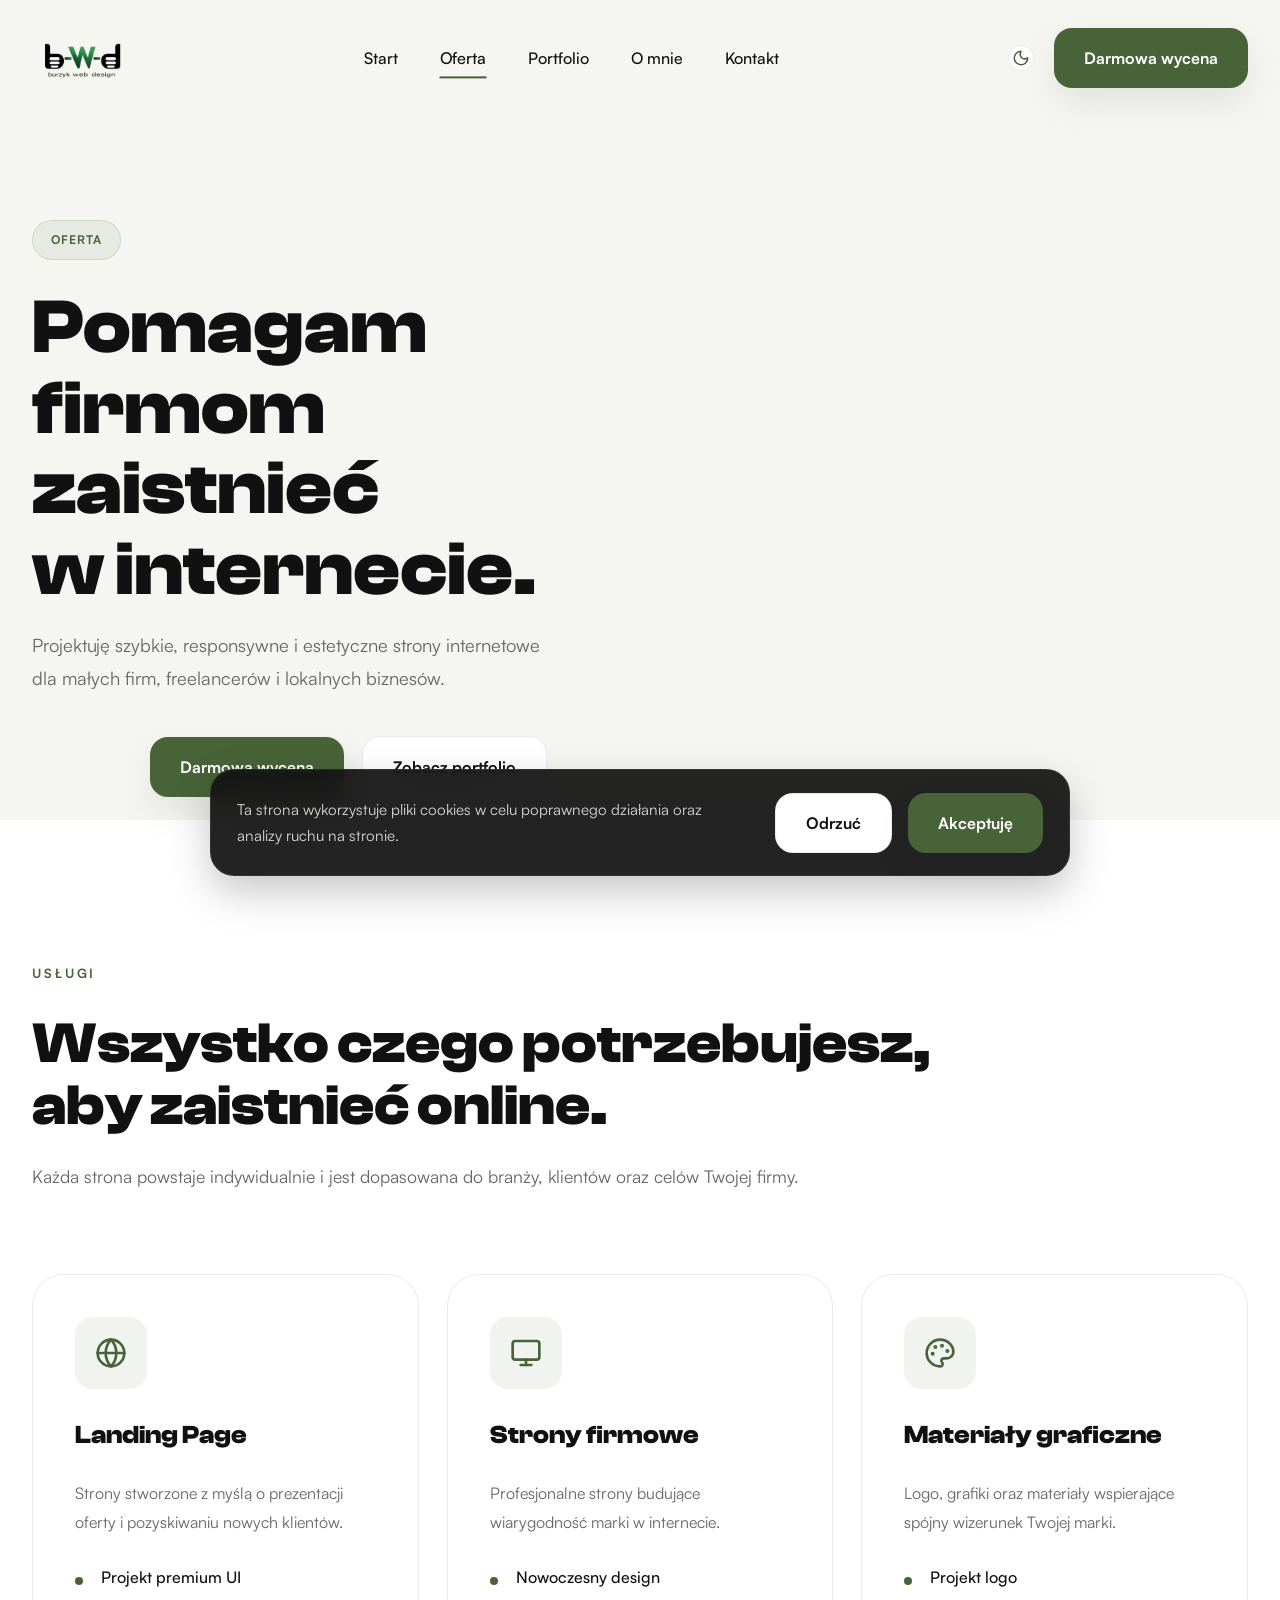
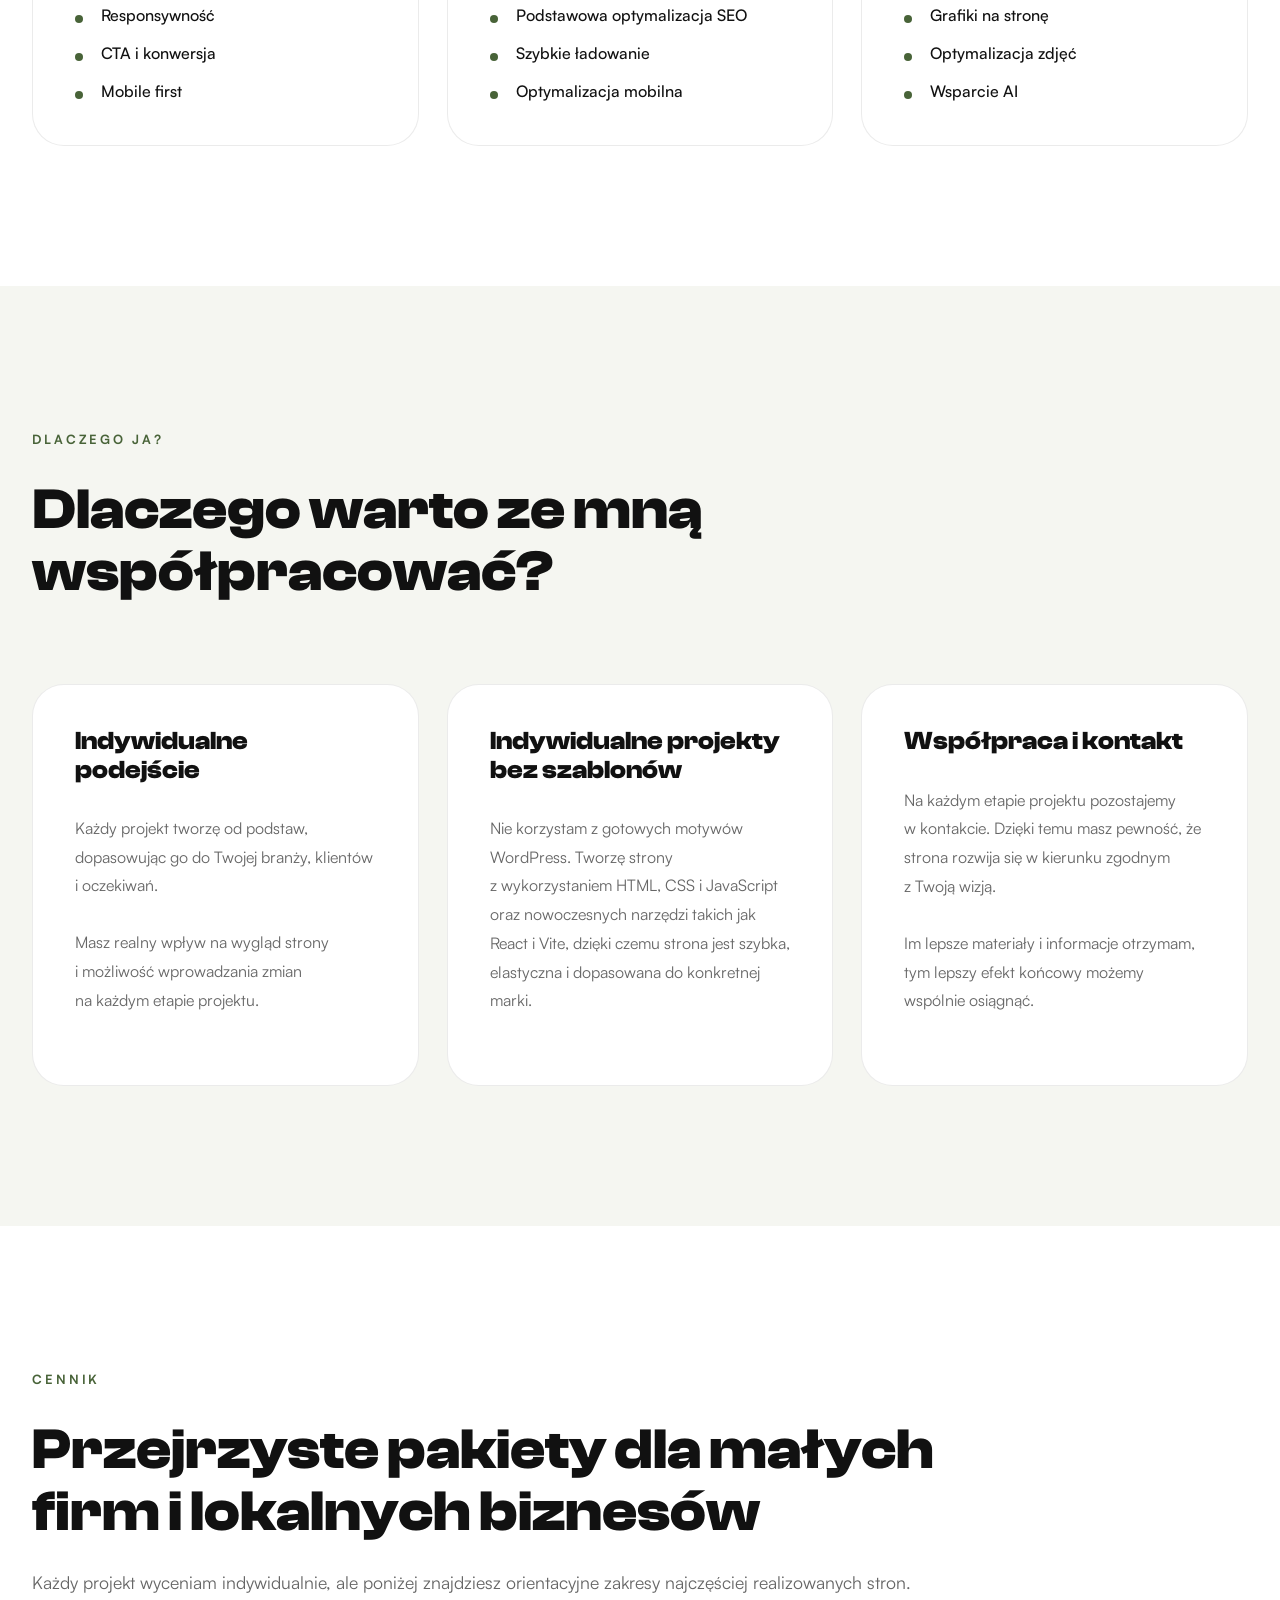
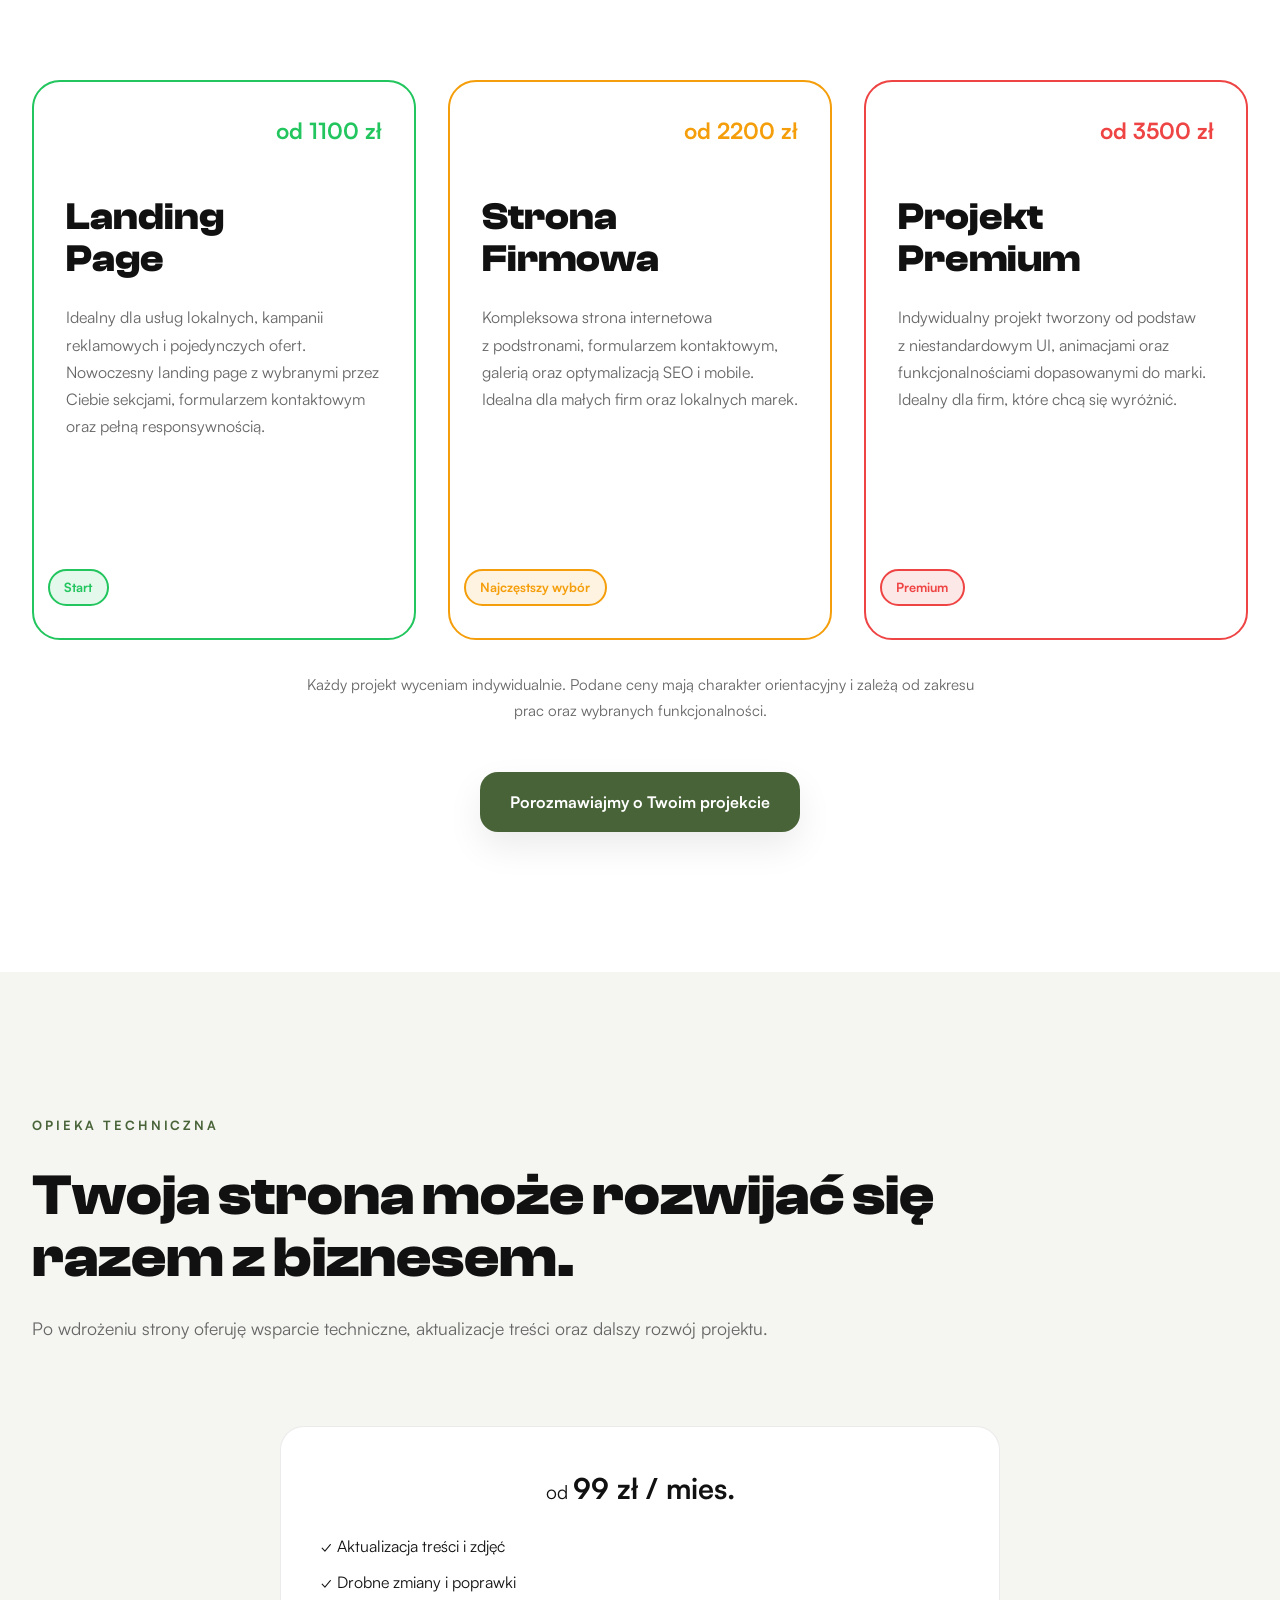
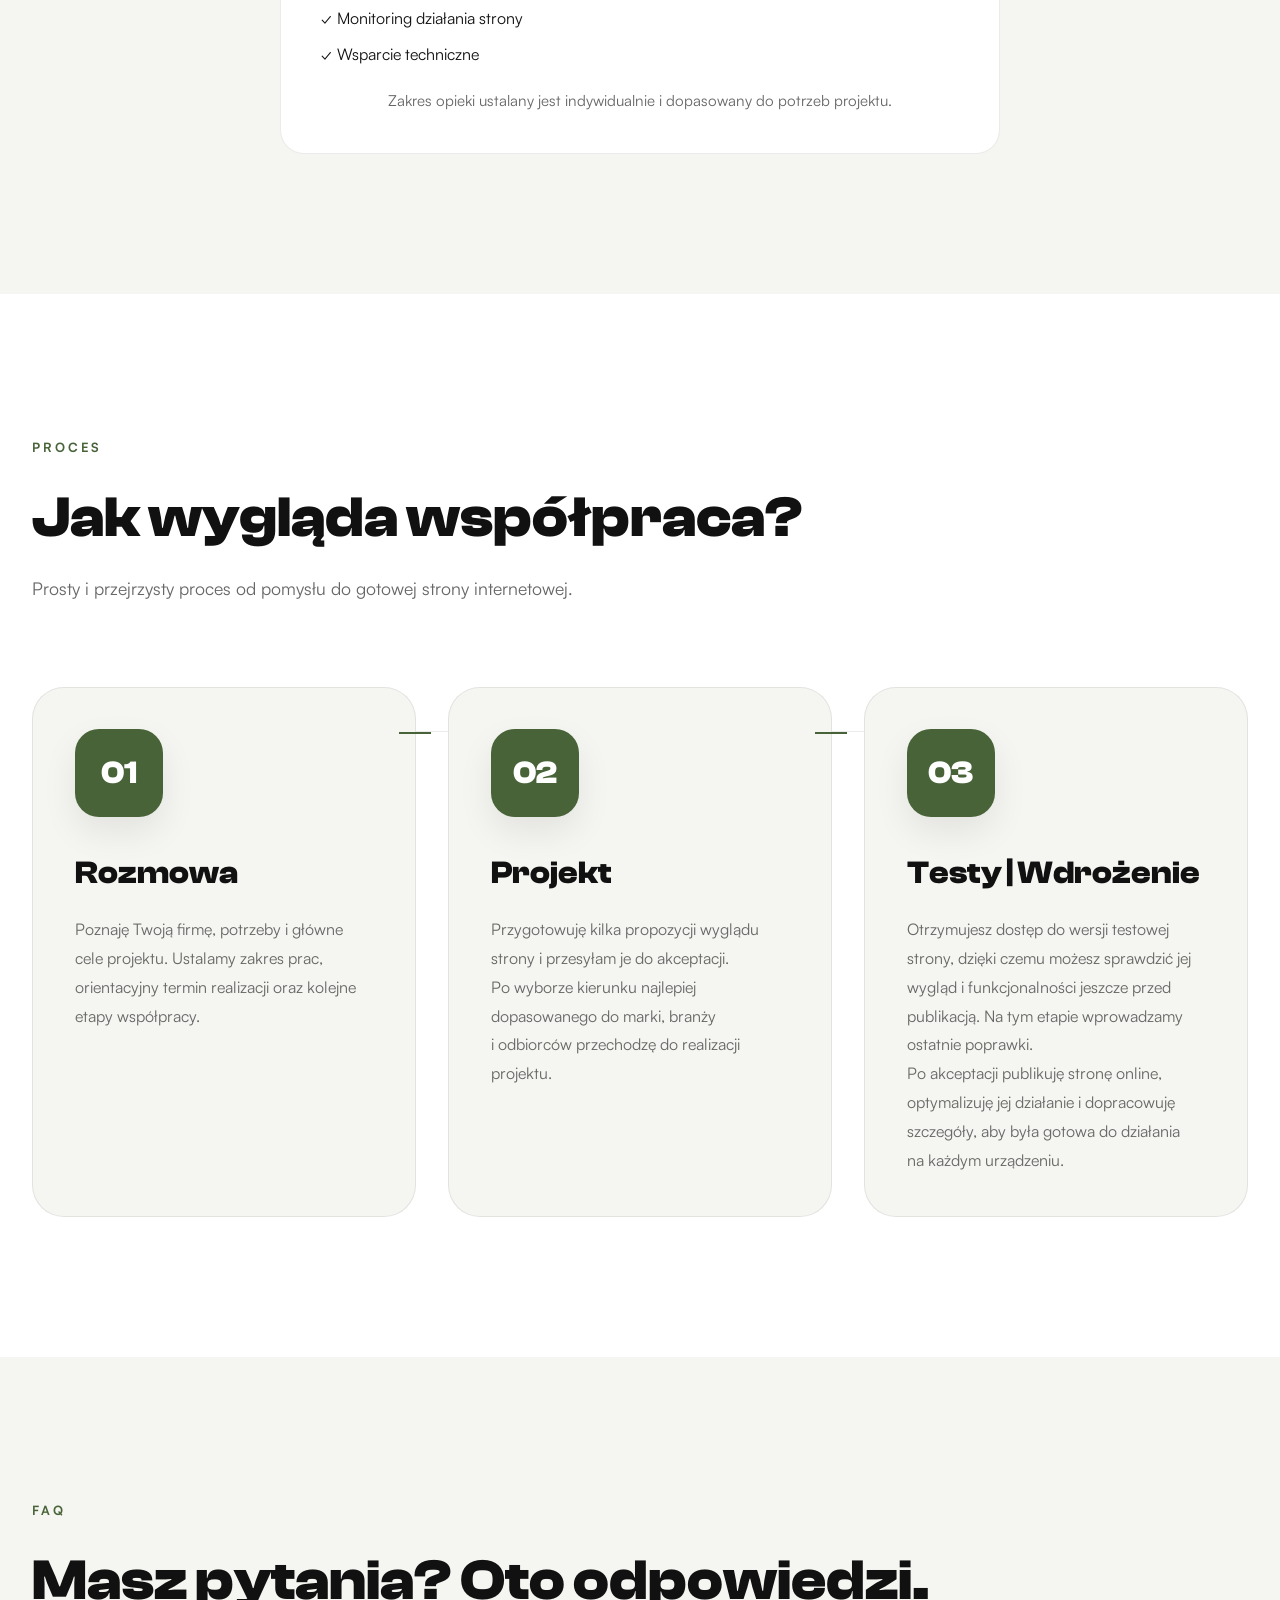
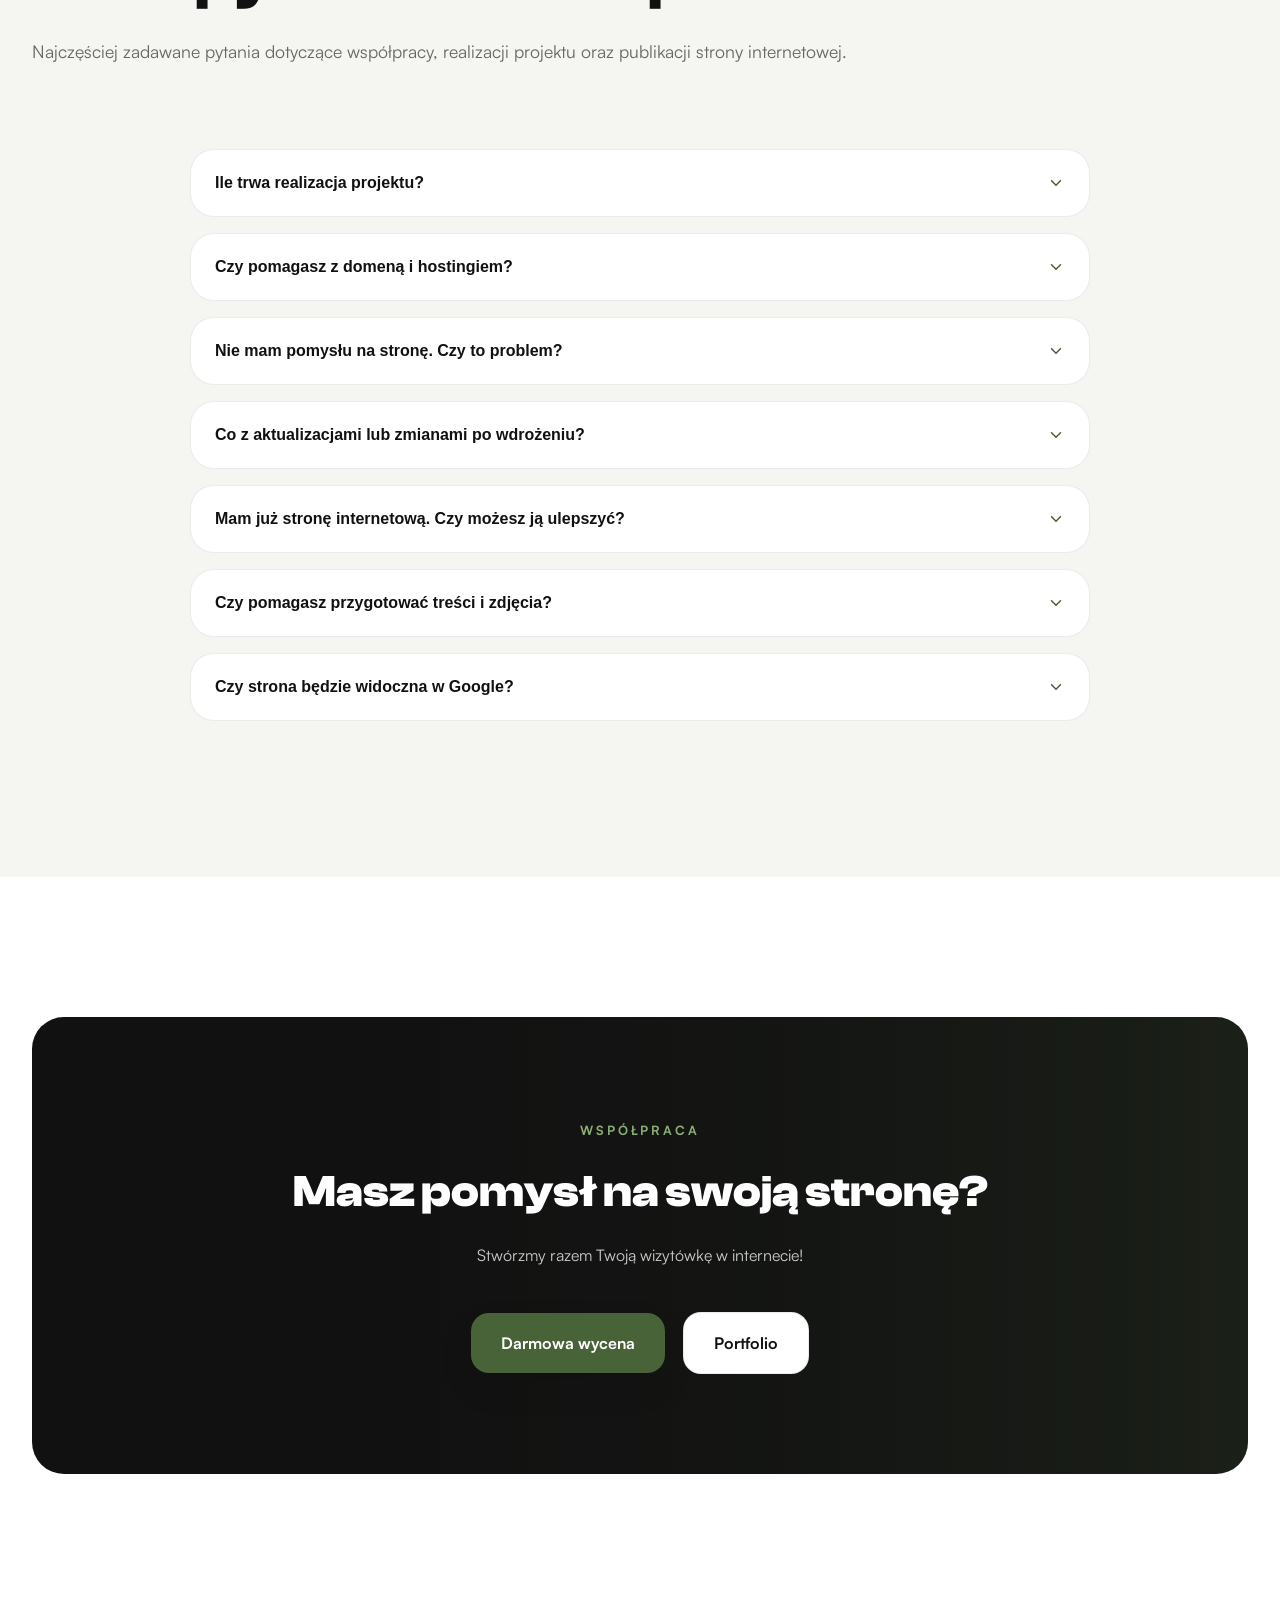
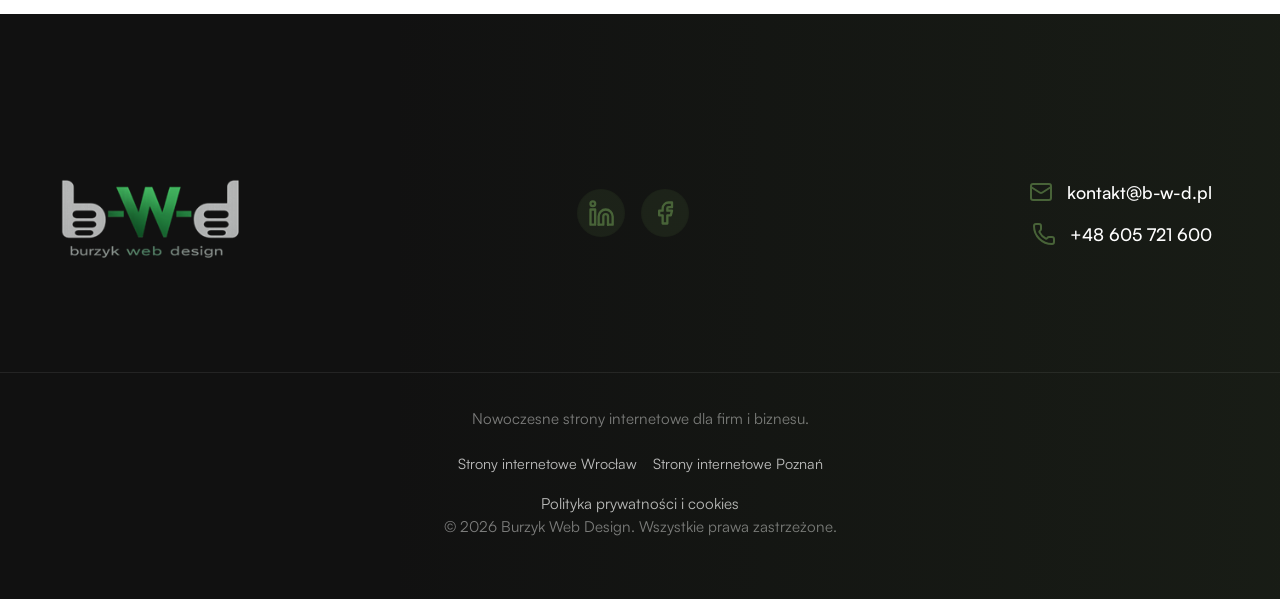
<file: oferta.html>
<!doctype html>
<html lang="pl">
  <head>
    <meta charset="UTF-8" />

    <meta name="viewport" content="width=device-width, initial-scale=1.0" />

    <title>
      Oferta — Strony internetowe i landing page | Burzyk Web Design
    </title>

    <meta
      name="description"
      content="Oferta tworzenia nowoczesnych stron internetowych, landing page i rozwiązań webowych dla firm, lokalnych marek i twórców. SEO, wydajność i UX w standardzie."
    />

    <meta name="robots" content="index, follow" />

    <!-- OPEN GRAPH -->

    <meta property="og:type" content="website" />

    <meta
      property="og:title"
      content="Oferta | Strony internetowe i landing page — b-w-d"
    />

    <meta
      property="og:description"
      content="Nowoczesne strony internetowe, landing page i projekty premium UI dla firm i biznesu."
    />

    <meta property="og:site_name" content="b-w-d" />

    <meta property="og:locale" content="pl_PL" />

    <meta name="twitter:card" content="summary_large_image" />

    <meta
      name="twitter:title"
      content="Oferta | Strony internetowe i landing page — b-w-d"
    />

    <meta
      name="twitter:description"
      content="Oferta nowoczesnych stron internetowych, landing page i projektów premium UI dla firm, marek i lokalnych biznesów."
    />

    <meta
      name="twitter:image"
      content="https://b-w-d.pl/assets/og-cover.webp"
    />

    <meta property="og:image" content="https://b-w-d.pl/assets/og-cover.webp" />

    <meta property="og:image:width" content="1200" />
    <meta property="og:image:height" content="630" />
    <meta
      property="og:image:alt"
      content="Oferta Burzyk Web Design - strony internetowe i landing page"
    />

    <meta
      name="twitter:image:alt"
      content="Oferta Burzyk Web Design - strony internetowe i landing page"
    />

    <meta property="og:url" content="https://b-w-d.pl/oferta.html" />

    <link rel="canonical" href="https://b-w-d.pl/oferta.html" />

    <meta name="theme-color" content="#0f0f0f" />

    <link rel="icon" href="/favicon.ico" sizes="any" />
    <link rel="apple-touch-icon" href="/apple-touch-icon.png" />

    <!-- CSS -->

    <link rel="stylesheet" href="./style/global.css" />
    <link rel="stylesheet" href="./style/navbar.css" />
    <link rel="stylesheet" href="./style/hero.css" />
    <link rel="stylesheet" href="./style/services.css" />
    <link rel="stylesheet" href="./style/process.css" />
    <link rel="stylesheet" href="./style/cta.css" />
    <link rel="stylesheet" href="./style/cookies.css" />
    <link rel="stylesheet" href="./style/responsive.css" />
    <link rel="stylesheet" href="./style/footer.css" />

    <!-- Google tag (gtag.js) -->
    <script
      async
      src="https://www.googletagmanager.com/gtag/js?id=G-4DQYSGXKF8"
    ></script>

    <script>
      window.dataLayer = window.dataLayer || [];

      function gtag() {
        dataLayer.push(arguments);
      }

      gtag("js", new Date());

      gtag("config", "G-4DQYSGXKF8");
    </script>

    <script type="application/ld+json">
      {
        "@context": "https://schema.org",
        "@type": "ProfessionalService",
        "@id": "https://b-w-d.pl/#organization",
        "name": "b-w-d - Tworzenie Stron Internetowych",
        "alternateName": "Burzyk Web Design",
        "url": "https://b-w-d.pl",
        "logo": "https://b-w-d.pl/assets/logos/b-w-d.png",
        "description": "Nowoczesne strony internetowe dla małych firm, lokalnych marek i twórców.",
        "email": "kontakt@b-w-d.pl",
        "telephone": "+48605721600",
        "priceRange": "$$",
        "founder": {
          "@type": "Person",
          "name": "Artur Burzała"
        },
        "areaServed": {
          "@type": "Country",
          "name": "Polska"
        },
        "image": "https://b-w-d.pl/assets/og-cover.webp",
        "contactPoint": {
          "@type": "ContactPoint",
          "telephone": "+48605721600",
          "contactType": "customer service",
          "areaServed": {
            "@type": "Country",
            "name": "Polska"
          },
          "availableLanguage": "pl"
        },
        "sameAs": [
          "https://www.linkedin.com/in/artur-burzala/",
          "https://www.facebook.com/burzykwebdesign"
        ]
      }
    </script>

    <script type="application/ld+json">
      {
        "@context": "https://schema.org",
        "@type": "Service",
        "serviceType": "Projektowanie i tworzenie stron internetowych",
        "provider": {
          "@type": "ProfessionalService",
          "@id": "https://b-w-d.pl/#organization"
        },
        "areaServed": "PL",
        "url": "https://b-w-d.pl/oferta.html",
        "name": "Tworzenie stron internetowych i landing page",
        "description": "Projektowanie nowoczesnych stron internetowych, landing page oraz rozwiązań webowych dla firm i lokalnych marek."
      }
    </script>

    <script type="application/ld+json">
      {
        "@context": "https://schema.org",
        "@type": "BreadcrumbList",
        "itemListElement": [
          {
            "@type": "ListItem",
            "position": 1,
            "name": "Strona główna",
            "item": "https://b-w-d.pl/"
          },
          {
            "@type": "ListItem",
            "position": 2,
            "name": "Oferta",
            "item": "https://b-w-d.pl/oferta.html"
          }
        ]
      }
    </script>

    <script type="application/ld+json">
      {
        "@context": "https://schema.org",
        "@type": "WebPage",
        "@id": "https://b-w-d.pl/oferta.html#webpage",
        "name": "Oferta",
        "url": "https://b-w-d.pl/oferta.html",
        "description": "Oferta tworzenia stron internetowych i landing page.",
        "inLanguage": "pl-PL",
        "isPartOf": {
          "@id": "https://b-w-d.pl/#website"
        }
      }
    </script>

    <script type="application/ld+json">
      {
        "@context": "https://schema.org",
        "@type": "WebSite",
        "@id": "https://b-w-d.pl/#website",
        "name": "b-w-d",
        "url": "https://b-w-d.pl",
        "inLanguage": "pl-PL",
        "publisher": {
          "@id": "https://b-w-d.pl/#organization"
        }
      }
    </script>

    <script type="application/ld+json">
      {
        "@context": "https://schema.org",
        "@type": "FAQPage",
        "mainEntity": [
          {
            "@type": "Question",
            "name": "Ile trwa realizacja projektu?",
            "acceptedAnswer": {
              "@type": "Answer",
              "text": "Czas realizacji zależy od zakresu projektu i dostępności materiałów. Większość stron powstaje w ciągu kilku dni, a większe projekty do kilku tygodni. Termin zawsze ustalam indywidualnie przed rozpoczęciem współpracy."
            }
          },
          {
            "@type": "Question",
            "name": "Czy pomagasz z domeną i hostingiem?",
            "acceptedAnswer": {
              "@type": "Answer",
              "text": "Tak. Pomagam w wyborze domeny, hostingu oraz publikacji strony. Pierwsza konfiguracja jest wliczona w realizację projektu."
            }
          },
          {
            "@type": "Question",
            "name": "Nie mam pomysłu na stronę. Czy to problem?",
            "acceptedAnswer": {
              "@type": "Answer",
              "text": "Nie. Wystarczy, że opowiesz o swojej działalności i potrzebach. Wspólnie ustalimy kierunek projektu, układ strony oraz elementy, które będą najważniejsze dla Twoich klientów."
            }
          },
          {
            "@type": "Question",
            "name": "Co z aktualizacjami lub zmianami po wdrożeniu?",
            "acceptedAnswer": {
              "@type": "Answer",
              "text": "Potrzebujesz zmian po publikacji strony? Nie ma problemu. Treści, zdjęcia oraz dodatkowe funkcjonalności możemy rozwijać również po zakończeniu projektu."
            }
          },
          {
            "@type": "Question",
            "name": "Mam już stronę internetową. Czy możesz ją ulepszyć?",
            "acceptedAnswer": {
              "@type": "Answer",
              "text": "Tak. W zależności od potrzeb mogę odświeżyć istniejącą stronę lub stworzyć nową wersję opartą na obecnym serwisie."
            }
          },
          {
            "@type": "Question",
            "name": "Czy pomagasz przygotować treści i zdjęcia?",
            "acceptedAnswer": {
              "@type": "Answer",
              "text": "Tak. Mogę pomóc w przygotowaniu tekstów, doborze zdjęć oraz materiałów potrzebnych do stworzenia strony internetowej."
            }
          },
          {
            "@type": "Question",
            "name": "Czy strona będzie widoczna w Google?",
            "acceptedAnswer": {
              "@type": "Answer",
              "text": "Tak. Każda realizowana przeze mnie strona jest przygotowana pod kątem technicznego SEO, szybkości działania oraz poprawnego wyświetlania na urządzeniach mobilnych."
            }
          }
        ]
      }
    </script>
  </head>

  <body>
    <div class="scroll-progress"></div>

    <!-- NAVBAR -->

    <header class="navbar">
      <div class="container navbar-container">
        <a href="./index.html" class="logo">
          <img
            class="logo-light"
            src="./assets/logos/b-w-d2.png"
            alt="b-w-d Logo"
          />
          <img
            class="logo-dark"
            src="./assets/logos/B-W-D.png"
            alt="b-w-d Logo"
          />
        </a>

        <nav class="nav-menu">
          <a href="./index.html" class="nav-link"> Start </a>

          <a href="./oferta.html" class="nav-link active" aria-current="page">
            Oferta
          </a>

          <a href="./portfolio.html" class="nav-link"> Portfolio </a>

          <a href="./o-mnie.html" class="nav-link"> O mnie </a>

          <a href="./kontakt.html" class="nav-link"> Kontakt </a>
        </nav>

        <div class="navbar-actions">
          <button
            id="theme-toggle"
            class="theme-toggle"
            aria-label="Przełącz motyw"
          >
            <img
              id="theme-icon"
              src="./assets/icons/moon.svg"
              alt=""
              class="theme-icon"
            />
          </button>
          <a href="./kontakt.html" class="btn-primary"> Darmowa wycena </a>
        </div>

        <button class="mobile-menu-btn" aria-label="Otwórz menu">
          <span class="line"></span>
          <span class="line"></span>
          <span class="line"></span>
        </button>
      </div>
    </header>
    <main>
      <!-- HERO -->

      <section class="hero">
        <div class="container hero-content">
          <div class="hero-text reveal">
            <div class="hero-badge">OFERTA</div>

            <h1>Pomagam firmom zaistnieć w internecie.</h1>

            <p class="hero-description">
              Projektuję szybkie, responsywne i estetyczne strony internetowe
              dla małych firm, freelancerów i lokalnych biznesów.
            </p>

            <div class="hero-buttons">
              <a href="./kontakt.html" class="btn-primary"> Darmowa wycena </a>

              <a href="./portfolio.html" class="btn-secondary">
                Zobacz portfolio
              </a>
            </div>
          </div>
        </div>
      </section>

      <!-- SERVICES -->

      <section class="services section">
        <div class="container">
          <div class="section-header reveal">
            <span class="section-tag"> USŁUGI </span>

            <h2>Wszystko czego potrzebujesz, aby zaistnieć online.</h2>

            <p>
              Każda strona powstaje indywidualnie i jest dopasowana do branży,
              klientów oraz celów Twojej firmy.
            </p>
          </div>

          <div class="services-grid">
            <!-- CARD -->

            <div class="service-card reveal">
              <div class="service-icon">
                <img
                  src="./assets/icons/globe.svg"
                  alt=""
                  class="service-icon-svg"
                />
              </div>

              <h3>Landing Page</h3>

              <p>
                Strony stworzone z myślą o prezentacji oferty i pozyskiwaniu
                nowych klientów.
              </p>

              <ul>
                <li>Projekt premium UI</li>

                <li>Responsywność</li>

                <li>CTA i konwersja</li>

                <li>Mobile first</li>
              </ul>
            </div>

            <!-- CARD -->

            <div class="service-card reveal">
              <div class="service-icon">
                <img
                  src="./assets/icons/monitor.svg"
                  alt=""
                  class="service-icon-svg"
                />
              </div>

              <h3>Strony firmowe</h3>

              <p>
                Profesjonalne strony budujące wiarygodność marki w internecie.
              </p>

              <ul>
                <li>Nowoczesny design</li>

                <li>Podstawowa optymalizacja SEO</li>

                <li>Szybkie ładowanie</li>

                <li>Optymalizacja mobilna</li>
              </ul>
            </div>

            <!-- CARD -->

            <div class="service-card reveal">
              <div class="service-icon">
                <img
                  src="./assets/icons/palette.svg"
                  alt=""
                  class="service-icon-svg"
                />
              </div>

              <h3>Materiały graficzne</h3>

              <p>
                Logo, grafiki oraz materiały wspierające spójny wizerunek Twojej
                marki.
              </p>

              <ul>
                <li>Projekt logo</li>
                <li>Grafiki na stronę</li>
                <li>Optymalizacja zdjęć</li>
                <li>Wsparcie AI</li>
              </ul>
            </div>
          </div>
        </div>
      </section>

      <!-- WHY ME -->

      <section class="section">
        <div class="container">
          <div class="section-header reveal">
            <span class="section-tag"> DLACZEGO JA? </span>

            <h2>Dlaczego warto ze mną współpracować?</h2>
          </div>

          <div class="services-grid">
            <div class="service-card reveal">
              <h3>Indywidualne podejście</h3>

              <p>
                Każdy projekt tworzę od podstaw, dopasowując go do Twojej
                branży, klientów i oczekiwań.
              </p>
              <p>
                Masz realny wpływ na wygląd strony i możliwość wprowadzania
                zmian na każdym etapie projektu.
              </p>
            </div>

            <div class="service-card reveal">
              <h3>Indywidualne projekty bez szablonów</h3>

              <p>
                Nie korzystam z gotowych motywów WordPress. Tworzę strony z
                wykorzystaniem HTML, CSS i JavaScript oraz nowoczesnych narzędzi
                takich jak React i Vite, dzięki czemu strona jest szybka,
                elastyczna i dopasowana do konkretnej marki.
              </p>
            </div>

            <div class="service-card reveal">
              <h3>Współpraca i kontakt</h3>

              <p>
                Na każdym etapie projektu pozostajemy w kontakcie. Dzięki temu
                masz pewność, że strona rozwija się w kierunku zgodnym z Twoją
                wizją.
              </p>
              <p>
                Im lepsze materiały i informacje otrzymam, tym lepszy efekt
                końcowy możemy wspólnie osiągnąć.
              </p>
            </div>
          </div>
        </div>
      </section>

      <!-- PRICING -->

      <section class="section alt">
        <div class="container">
          <div class="section-header reveal">
            <span class="section-tag">CENNIK</span>

            <h2>Przejrzyste pakiety dla małych firm i lokalnych biznesów</h2>

            <p>
              Każdy projekt wyceniam indywidualnie, ale poniżej znajdziesz
              orientacyjne zakresy najczęściej realizowanych stron.
            </p>
          </div>

          <div class="pricing-grid">
            <!-- LANDING PAGE -->

            <article class="pricing-card pricing-lp reveal">
              <span class="pricing-price"> od 1100 zł </span>

              <h3 class="pricing-title">Landing<br />Page</h3>

              <p>
                Idealny dla usług lokalnych, kampanii reklamowych i pojedynczych
                ofert. Nowoczesny landing page z wybranymi przez Ciebie
                sekcjami, formularzem kontaktowym oraz pełną responsywnością.
              </p>

              <span class="pricing-pill pricing-lp-pill"> Start </span>
            </article>

            <!-- BUSINESS -->

            <article class="pricing-card pricing-business reveal">
              <span class="pricing-price"> od 2200 zł </span>

              <h3 class="pricing-title">Strona<br />Firmowa</h3>

              <p>
                Kompleksowa strona internetowa z podstronami, formularzem
                kontaktowym, galerią oraz optymalizacją SEO i mobile. Idealna
                dla małych firm oraz lokalnych marek.
              </p>

              <span class="pricing-pill pricing-business-pill">
                Najczęstszy wybór
              </span>
            </article>

            <!-- PREMIUM -->

            <article class="pricing-card pricing-premium reveal">
              <span class="pricing-price"> od 3500 zł </span>

              <h3 class="pricing-title">Projekt<br />Premium</h3>

              <p>
                Indywidualny projekt tworzony od podstaw z niestandardowym UI,
                animacjami oraz funkcjonalnościami dopasowanymi do marki.
                Idealny dla firm, które chcą się wyróżnić.
              </p>

              <span class="pricing-pill pricing-premium-pill"> Premium </span>
            </article>
          </div>

          <div class="pricing-note reveal">
            <p>
              Każdy projekt wyceniam indywidualnie. Podane ceny mają charakter
              orientacyjny i zależą od zakresu prac oraz wybranych
              funkcjonalności.
            </p>
          </div>

          <div class="pricing-cta">
            <a href="./kontakt.html" class="btn btn-primary">
              Porozmawiajmy o Twoim projekcie
            </a>
          </div>
        </div>
      </section>

      <!-- care -->

      <section class="section">
        <div class="container">
          <div class="section-header reveal">
            <span class="section-tag">OPIEKA TECHNICZNA</span>

            <h2>Twoja strona może rozwijać się razem z biznesem.</h2>

            <p>
              Po wdrożeniu strony oferuję wsparcie techniczne, aktualizacje
              treści oraz dalszy rozwój projektu.
            </p>
          </div>

          <div class="maintenance-card reveal">
            <div class="maintenance-price">
              od <strong>99 zł / mies.</strong>
            </div>

            <ul class="maintenance-list">
              <li>✓ Aktualizacja treści i zdjęć</li>
              <li>✓ Drobne zmiany i poprawki</li>
              <li>✓ Monitoring działania strony</li>
              <li>✓ Wsparcie techniczne</li>
            </ul>

            <p class="maintenance-note">
              Zakres opieki ustalany jest indywidualnie i dopasowany do potrzeb
              projektu.
            </p>
          </div>
        </div>
      </section>

      <!-- PROCESS -->

      <section class="process section">
        <div class="container">
          <div class="section-header reveal">
            <span class="section-tag"> PROCES </span>

            <h2>Jak wygląda współpraca?</h2>

            <p>
              Prosty i przejrzysty proces od pomysłu do gotowej strony
              internetowej.
            </p>
          </div>

          <div class="process-timeline">
            <!-- STEP -->

            <div class="process-step reveal">
              <div class="process-number">01</div>

              <h3>Rozmowa</h3>

              <p>
                Poznaję Twoją firmę, potrzeby i główne cele projektu. Ustalamy
                zakres prac, orientacyjny termin realizacji oraz kolejne etapy
                współpracy.
              </p>
            </div>

            <!-- STEP -->

            <div class="process-step reveal">
              <div class="process-number">02</div>

              <h3>Projekt</h3>

              <p>
                Przygotowuję kilka propozycji wyglądu strony i przesyłam je do
                akceptacji. Po wyborze kierunku najlepiej dopasowanego do marki,
                branży i odbiorców przechodzę do realizacji projektu.
              </p>
            </div>

            <!-- STEP -->

            <div class="process-step reveal">
              <div class="process-number">03</div>

              <h3>Testy | Wdrożenie</h3>
              <p>
                Otrzymujesz dostęp do wersji testowej strony, dzięki czemu
                możesz sprawdzić jej wygląd i funkcjonalności jeszcze przed
                publikacją. Na tym etapie wprowadzamy ostatnie poprawki.
              </p>
              <p>
                Po akceptacji publikuję stronę online, optymalizuję jej
                działanie i dopracowuję szczegóły, aby była gotowa do działania
                na każdym urządzeniu.
              </p>
            </div>
          </div>
        </div>
      </section>

      <!-- FAQ -->

      <section class="faq section">
        <div class="container">
          <div class="section-header reveal">
            <span class="section-tag"> FAQ </span>

            <h2>Masz pytania? Oto odpowiedzi.</h2>

            <p>
              Najczęściej zadawane pytania dotyczące współpracy, realizacji
              projektu oraz publikacji strony internetowej.
            </p>
          </div>

          <div class="faq-list reveal">
            <!-- ITEM -->

            <div class="faq-item">
              <button class="faq-question">
                <span>Ile trwa realizacja projektu?</span>
                <span class="faq-icon">
                  <img
                    src="./assets/icons/chevron-down.svg"
                    alt=""
                    class="faq-icon-svg"
                  />
                </span>
              </button>

              <div class="faq-answer">
                <p>
                  Czas realizacji zależy od zakresu projektu i dostępności
                  materiałów.
                </p>
                <p>
                  Większość stron powstaje w ciągu kilku dni, a większe projekty
                  do kilku tygodni. Termin zawsze ustalam indywidualnie przed
                  rozpoczęciem współpracy.
                </p>
              </div>
            </div>

            <!-- ITEM -->

            <div class="faq-item">
              <button class="faq-question">
                <span>Czy pomagasz z domeną i hostingiem?</span>
                <span class="faq-icon">
                  <img
                    src="./assets/icons/chevron-down.svg"
                    alt=""
                    class="faq-icon-svg"
                  />
                </span>
              </button>

              <div class="faq-answer">
                <p>
                  Tak. Pomagam w wyborze domeny, hostingu oraz publikacji
                  strony. Pierwsza konfiguracja jest wliczona w realizację
                  projektu.
                </p>
              </div>
            </div>

            <!-- ITEM -->

            <div class="faq-item">
              <button class="faq-question">
                <span>Nie mam pomysłu na stronę. Czy to problem?</span>
                <span class="faq-icon">
                  <img
                    src="./assets/icons/chevron-down.svg"
                    alt=""
                    class="faq-icon-svg"
                  />
                </span>
              </button>

              <div class="faq-answer">
                <p>
                  Nie. Wystarczy, że opowiesz o swojej działalności i
                  potrzebach. Wspólnie ustalimy kierunek projektu, układ strony
                  oraz elementy, które będą najważniejsze dla Twoich klientów.
                </p>
              </div>
            </div>

            <!-- ITEM -->

            <div class="faq-item">
              <button class="faq-question">
                <span>Co z aktualizacjami lub zmianami po wdrożeniu?</span>
                <span class="faq-icon">
                  <img
                    src="./assets/icons/chevron-down.svg"
                    alt=""
                    class="faq-icon-svg"
                  />
                </span>
              </button>

              <div class="faq-answer">
                <p>
                  Potrzebujesz zmian po publikacji strony? Nie ma problemu.
                  Treści, zdjęcia oraz dodatkowe funkcjonalności możemy rozwijać
                  również po zakończeniu projektu.
                </p>
              </div>
            </div>

            <!-- ITEM -->

            <div class="faq-item">
              <button class="faq-question">
                <span>Mam już stronę internetową. Czy możesz ją ulepszyć?</span>
                <span class="faq-icon">
                  <img
                    src="./assets/icons/chevron-down.svg"
                    alt=""
                    class="faq-icon-svg"
                  />
                </span>
              </button>

              <div class="faq-answer">
                <p>
                  Tak. W zależności od potrzeb mogę odświeżyć istniejącą stronę
                  lub stworzyć nową wersję opartą na obecnym serwisie.
                </p>
              </div>
            </div>

            <!-- ITEM -->

            <div class="faq-item">
              <button class="faq-question">
                <span>Czy pomagasz przygotować treści i zdjęcia?</span>
                <span class="faq-icon">
                  <img
                    src="./assets/icons/chevron-down.svg"
                    alt=""
                    class="faq-icon-svg"
                  />
                </span>
              </button>

              <div class="faq-answer">
                <p>
                  Tak. Mogę pomóc w przygotowaniu tekstów, doborze zdjęć oraz
                  materiałów potrzebnych do stworzenia strony internetowej.
                </p>
              </div>
            </div>

            <!-- ITEM -->

            <div class="faq-item">
              <button class="faq-question">
                <span>Czy strona będzie widoczna w Google?</span>
                <span class="faq-icon">
                  <img
                    src="./assets/icons/chevron-down.svg"
                    alt=""
                    class="faq-icon-svg"
                  />
                </span>
              </button>

              <div class="faq-answer">
                <p>
                  Tak. Każda realizowana przeze mnie strona jest przygotowana
                  pod kątem technicznego SEO, szybkości działania oraz
                  poprawnego wyświetlania na urządzeniach mobilnych.
                </p>
              </div>
            </div>
          </div>
        </div>
      </section>

      <!-- CTA -->

      <section class="section alt">
        <div class="container">
          <div class="cta-box reveal">
            <span class="section-tag"> WSPÓŁPRACA </span>

            <h2>Masz pomysł na swoją stronę?</h2>

            <p>Stwórzmy razem Twoją wizytówkę w internecie!</p>

            <div class="cta-buttons">
              <a href="./kontakt.html" class="btn-primary"> Darmowa wycena </a>

              <a href="./portfolio.html" class="btn-secondary"> Portfolio </a>
            </div>
          </div>
        </div>
      </section>
    </main>
    <!-- FOOTER -->

    <footer class="footer" id="kontakt">
      <div class="container footer-content">
        <div class="footer-brand reveal">
          <div class="footer-logo">
            <img
              class="footer-logo-light"
              src="./assets/logos/B-W-D.png"
              alt="b-w-d Logo"
            />
            <img
              class="footer-logo-dark"
              src="./assets/logos/b-w-d2.png"
              alt="b-w-d Logo"
            />
          </div>
        </div>

        <div class="footer-socials">
          <a
            href="https://linkedin.com/in/artur-burzala"
            target="_blank"
            rel="noopener noreferrer"
            aria-label="LinkedIn"
          >
            <img src="./assets/icons/linkedin.svg" alt="" class="social-icon" />
          </a>

          <a
            href="https://www.facebook.com/burzykwebdesign"
            target="_blank"
            rel="noopener noreferrer"
            aria-label="Facebook"
          >
            <img src="./assets/icons/fb.svg" alt="" class="social-icon" />
          </a>
        </div>

        <div class="footer-contact reveal">
          <a href="mailto:kontakt@b-w-d.pl" class="footer-contact-item">
            <img src="./assets/icons/mail.svg" alt="" class="contact-icon" />
            <span>kontakt@b-w-d.pl</span>
          </a>

          <a href="tel:+48605721600" class="footer-contact-item">
            <img src="./assets/icons/phone.svg" alt="" class="contact-icon" />
            <span>+48 605 721 600</span>
          </a>
        </div>
      </div>

      <!-- FOOTER BOTTOM -->

      <div class="footer-bottom">
        <p class="footer-description">
          Nowoczesne strony internetowe dla firm i biznesu.
        </p>
        <div class="footer-local-links">
          <a href="../strony-internetowe-wroclaw/">
            Strony internetowe Wrocław
          </a>

          <a href="../strony-internetowe-poznan/">
            Strony internetowe Poznań
          </a>
        </div>

        <div class="footer-legal">
          <a href="./polityka-prywatnosci.html">
            Polityka prywatności i cookies
          </a>
        </div>

        <p class="footer-copyright">
          © 2026 Burzyk Web Design. Wszystkie prawa zastrzeżone.
        </p>
      </div>
    </footer>

    <!-- COOKIE BANNER -->

    <div class="cookie-banner" id="cookieBanner">
      <div class="cookie-content">
        <p>
          Ta strona wykorzystuje pliki cookies w celu poprawnego działania oraz
          analizy ruchu na stronie.
        </p>

        <div class="cookie-buttons">
          <button type="button" class="btn-secondary" id="cookieReject">
            Odrzuć
          </button>

          <button type="button" class="btn-primary" id="cookieAccept">
            Akceptuję
          </button>
        </div>
      </div>
    </div>
    <!-- JS -->

    <script src="./js/app.js"></script>
    <script src="./js/animations.js"></script>
    <script src="./js/cookies.js"></script>
  </body>
</html>
</file>
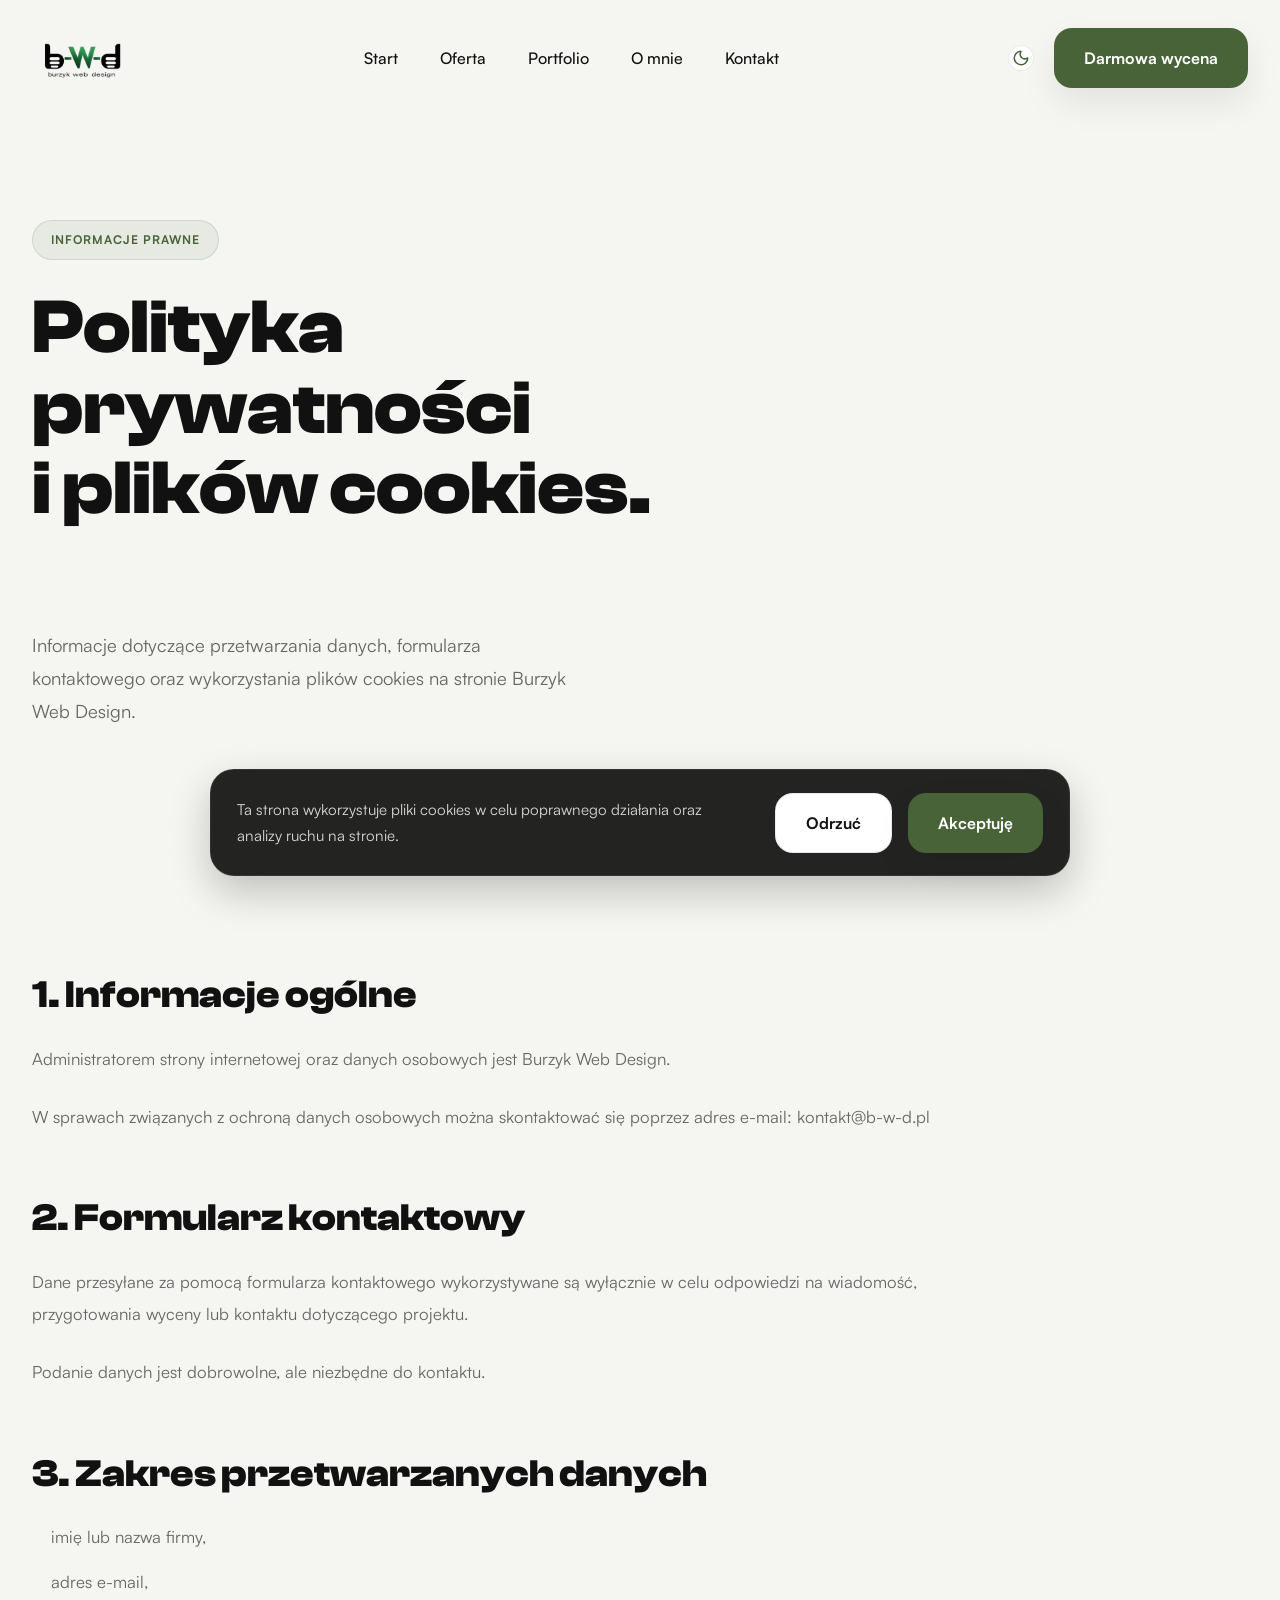
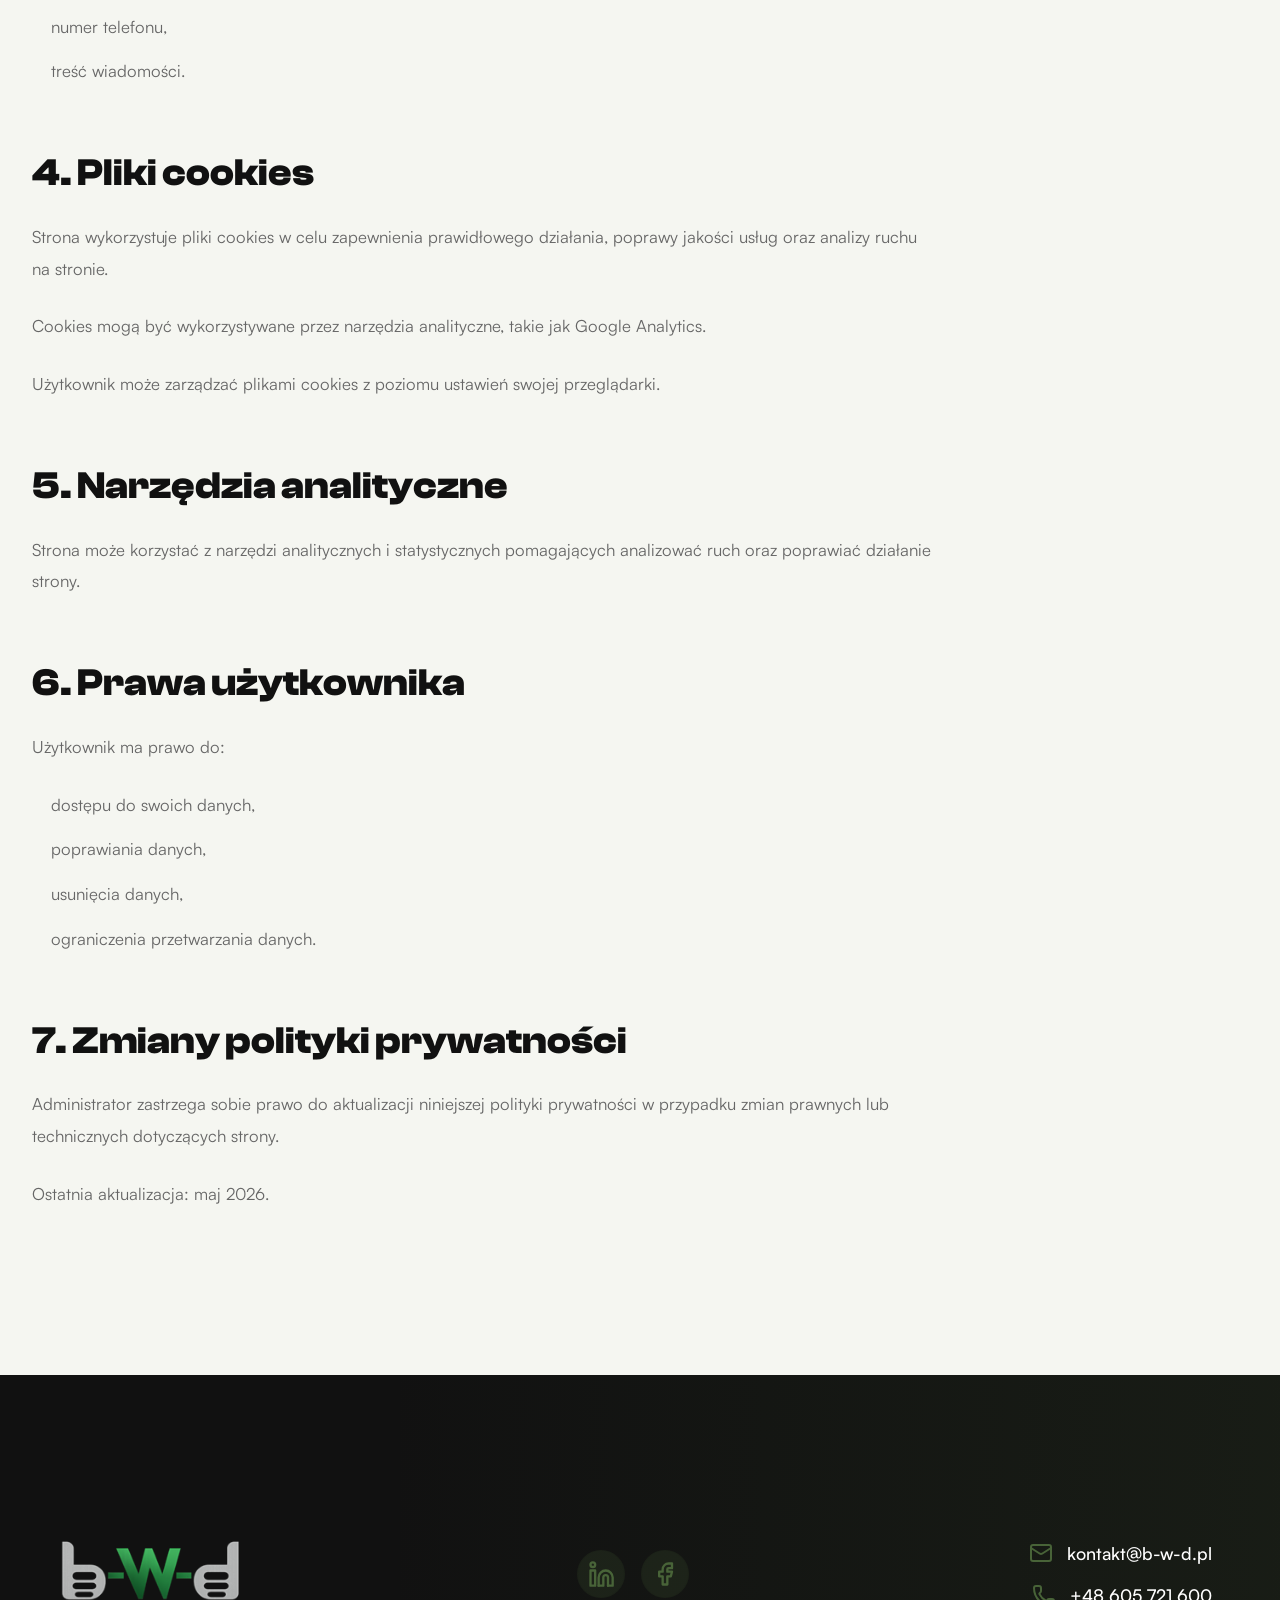
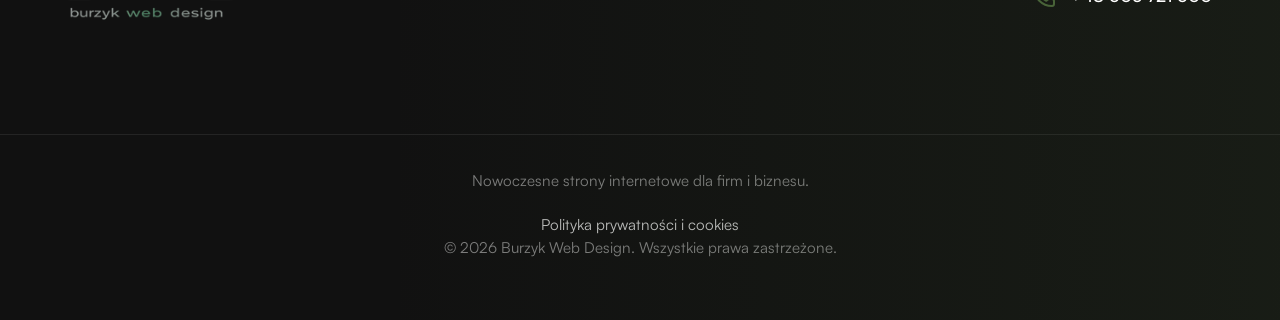
<file: polityka-prywatnosci.html>
<!doctype html>
<html lang="pl">
  <head>
    <meta charset="UTF-8" />

    <meta name="viewport" content="width=device-width, initial-scale=1.0" />

    <title>Polityka prywatności | b-w-d - Burzyk Web Design</title>

    <meta
      name="description"
      content="Informacje dotyczące przetwarzania danych osobowych, formularza kontaktowego oraz plików cookies w b-w-d."
    />

    <meta name="robots" content="index, follow" />

    <!-- OPEN GRAPH -->

    <meta property="og:type" content="website" />

    <meta property="og:title" content="Polityka prywatności | b-w-d" />

    <meta property="og:site_name" content="b-w-d" />
    <meta property="og:locale" content="pl_PL" />

    <meta
      property="og:description"
      content="Informacje dotyczące przetwarzania danych osobowych oraz plików cookies."
    />

    <meta property="og:image" content="https://b-w-d.pl/assets/og-cover.webp" />

    <meta
      property="og:url"
      content="https://b-w-d.pl/polityka-prywatnosci.html"
    />

    <link rel="canonical" href="https://b-w-d.pl/polityka-prywatnosci.html" />

    <meta name="theme-color" content="#0f0f0f" />

    <link rel="icon" href="/favicon.ico" sizes="any" />
    <link rel="apple-touch-icon" href="/apple-touch-icon.png" />

    <!-- CSS -->

    <link rel="stylesheet" href="./style/global.css" />
    <link rel="stylesheet" href="./style/navbar.css" />
    <link rel="stylesheet" href="./style/hero.css" />
    <link rel="stylesheet" href="./style/footer.css" />
    <link rel="stylesheet" href="./style/legal.css" />
    <link rel="stylesheet" href="./style/cookies.css" />
    <link rel="stylesheet" href="./style/responsive.css" />

    <!-- Google tag (gtag.js) -->
    <script
      async
      src="https://www.googletagmanager.com/gtag/js?id=G-4DQYSGXKF8"
    ></script>

    <script>
      window.dataLayer = window.dataLayer || [];

      function gtag() {
        dataLayer.push(arguments);
      }

      gtag("js", new Date());

      gtag("config", "G-4DQYSGXKF8");
    </script>

    <script type="application/ld+json">
      {
        "@context": "https://schema.org",
        "@type": "WebSite",
        "@id": "https://b-w-d.pl/#website",
        "name": "b-w-d",
        "url": "https://b-w-d.pl",
        "inLanguage": "pl-PL",
        "publisher": {
          "@id": "https://b-w-d.pl/#organization"
        }
      }
    </script>

    <script type="application/ld+json">
      {
        "@context": "https://schema.org",
        "@type": "WebPage",
        "@id": "https://b-w-d.pl/polityka-prywatnosci.html#webpage",
        "name": "Polityka prywatności",
        "url": "https://b-w-d.pl/polityka-prywatnosci.html",
        "description": "Informacje dotyczące przetwarzania danych osobowych oraz plików cookies.",
        "inLanguage": "pl-PL",
        "isPartOf": {
          "@id": "https://b-w-d.pl/#website"
        }
      }
    </script>

    <script type="application/ld+json">
      {
        "@context": "https://schema.org",
        "@type": "BreadcrumbList",
        "itemListElement": [
          {
            "@type": "ListItem",
            "position": 1,
            "name": "Strona główna",
            "item": "https://b-w-d.pl/"
          },
          {
            "@type": "ListItem",
            "position": 2,
            "name": "Polityka prywatności",
            "item": "https://b-w-d.pl/polityka-prywatnosci.html"
          }
        ]
      }
    </script>
  </head>

  <body>
    <div class="scroll-progress"></div>

    <!-- NAVBAR -->

    <header class="navbar">
      <div class="container navbar-container">
        <a href="./index.html" class="logo">
          <img
            class="logo-light"
            src="./assets/logos/b-w-d2.png"
            alt="b-w-d Logo"
          />
          <img
            class="logo-dark"
            src="./assets/logos/B-W-D.png"
            alt="b-w-d Logo"
          />
        </a>

        <nav class="nav-menu">
          <a href="./index.html" class="nav-link"> Start </a>

          <a href="./oferta.html" class="nav-link"> Oferta </a>

          <a href="./portfolio.html" class="nav-link"> Portfolio </a>

          <a href="./o-mnie.html" class="nav-link"> O mnie </a>

          <a href="./kontakt.html" class="nav-link"> Kontakt </a>
        </nav>

        <div class="navbar-actions">
          <button
            id="theme-toggle"
            class="theme-toggle"
            aria-label="Przełącz motyw"
          >
            <img
              id="theme-icon"
              src="./assets/icons/moon.svg"
              alt=""
              class="theme-icon"
            />
          </button>
          <a href="./kontakt.html" class="btn-primary"> Darmowa wycena </a>
        </div>

        <button class="mobile-menu-btn" aria-label="Otwórz menu">
          <span class="line"></span>
          <span class="line"></span>
          <span class="line"></span>
        </button>
      </div>
    </header>
    <main>
      <!-- HERO SECTION -->

      <section class="hero">
        <div class="container hero-content">
          <div class="hero-text reveal">
            <div class="hero-badge">INFORMACJE PRAWNE</div>

            <h1>Polityka prywatności i plików cookies.</h1>

            <p class="hero-description">
              Informacje dotyczące przetwarzania danych, formularza kontaktowego
              oraz wykorzystania plików cookies na stronie Burzyk Web Design.
            </p>
          </div>
        </div>
      </section>

      <!-- LEGAL CONTENT -->

      <section class="legal-page section">
        <div class="container">
          <div class="legal-content reveal">
            <h2>1. Informacje ogólne</h2>

            <p>
              Administratorem strony internetowej oraz danych osobowych jest
              Burzyk Web Design.
            </p>

            <p>
              W sprawach związanych z ochroną danych osobowych można
              skontaktować się poprzez adres e-mail: kontakt@b-w-d.pl
            </p>

            <h2>2. Formularz kontaktowy</h2>

            <p>
              Dane przesyłane za pomocą formularza kontaktowego wykorzystywane
              są wyłącznie w celu odpowiedzi na wiadomość, przygotowania wyceny
              lub kontaktu dotyczącego projektu.
            </p>

            <p>Podanie danych jest dobrowolne, ale niezbędne do kontaktu.</p>

            <h2>3. Zakres przetwarzanych danych</h2>

            <ul>
              <li>imię lub nazwa firmy,</li>

              <li>adres e-mail,</li>

              <li>numer telefonu,</li>

              <li>treść wiadomości.</li>
            </ul>

            <h2>4. Pliki cookies</h2>

            <p>
              Strona wykorzystuje pliki cookies w celu zapewnienia prawidłowego
              działania, poprawy jakości usług oraz analizy ruchu na stronie.
            </p>

            <p>
              Cookies mogą być wykorzystywane przez narzędzia analityczne, takie
              jak Google Analytics.
            </p>

            <p>
              Użytkownik może zarządzać plikami cookies z poziomu ustawień
              swojej przeglądarki.
            </p>

            <h2>5. Narzędzia analityczne</h2>

            <p>
              Strona może korzystać z narzędzi analitycznych i statystycznych
              pomagających analizować ruch oraz poprawiać działanie strony.
            </p>

            <h2>6. Prawa użytkownika</h2>

            <p>Użytkownik ma prawo do:</p>

            <ul>
              <li>dostępu do swoich danych,</li>

              <li>poprawiania danych,</li>

              <li>usunięcia danych,</li>

              <li>ograniczenia przetwarzania danych.</li>
            </ul>

            <h2>7. Zmiany polityki prywatności</h2>

            <p>
              Administrator zastrzega sobie prawo do aktualizacji niniejszej
              polityki prywatności w przypadku zmian prawnych lub technicznych
              dotyczących strony.
            </p>

            <p>Ostatnia aktualizacja: maj 2026.</p>
          </div>
        </div>
      </section>
    </main>
    <!-- FOOTER -->

    <footer class="footer" id="kontakt">
      <div class="container footer-content">
        <div class="footer-brand reveal">
          <div class="footer-logo">
            <img
              class="footer-logo-light"
              src="./assets/logos/B-W-D.png"
              alt="b-w-d Logo"
            />
            <img
              class="footer-logo-dark"
              src="./assets/logos/b-w-d2.png"
              alt="b-w-d Logo"
            />
          </div>
        </div>

        <div class="footer-socials">
          <a
            href="https://linkedin.com/in/artur-burzala"
            target="_blank"
            rel="noopener noreferrer"
            aria-label="LinkedIn"
          >
            <img src="./assets/icons/linkedin.svg" alt="" class="social-icon" />
          </a>

          <a
            href="https://www.facebook.com/burzykwebdesign"
            target="_blank"
            rel="noopener noreferrer"
            aria-label="Facebook"
          >
            <img src="./assets/icons/fb.svg" alt="" class="social-icon" />
          </a>
        </div>

        <div class="footer-contact reveal">
          <a href="mailto:kontakt@b-w-d.pl" class="footer-contact-item">
            <img src="./assets/icons/mail.svg" alt="" class="contact-icon" />
            <span>kontakt@b-w-d.pl</span>
          </a>

          <a href="tel:+48605721600" class="footer-contact-item">
            <img src="./assets/icons/phone.svg" alt="" class="contact-icon" />
            <span>+48 605 721 600</span>
          </a>
        </div>
      </div>

      <!-- FOOTER BOTTOM -->

      <div class="footer-bottom">
        <p class="footer-description">
          Nowoczesne strony internetowe dla firm i biznesu.
        </p>

        <div class="footer-legal">
          <a href="./polityka-prywatnosci.html">
            Polityka prywatności i cookies
          </a>
        </div>

        <p class="footer-copyright">
          © 2026 Burzyk Web Design. Wszystkie prawa zastrzeżone.
        </p>
      </div>
    </footer>

    <!-- COOKIE BANNER -->

    <div class="cookie-banner" id="cookieBanner">
      <div class="cookie-content">
        <p>
          Ta strona wykorzystuje pliki cookies w celu poprawnego działania oraz
          analizy ruchu na stronie.
        </p>

        <div class="cookie-buttons">
          <button type="button" class="btn-secondary" id="cookieReject">
            Odrzuć
          </button>

          <button type="button" class="btn-primary" id="cookieAccept">
            Akceptuję
          </button>
        </div>
      </div>
    </div>

    <!-- JS -->

    <script src="./js/app.js"></script>
    <script src="./js/animations.js"></script>
    <script src="./js/cookies.js"></script>
  </body>
</html>
</file>
<file: style/global.css>
/* FONTS */

@font-face {
  font-family: "Satoshi";
  src: url("../assets/fonts/satoshi/Satoshi-Regular.woff2")
    format("woff2");

  font-weight: 400;
  font-display: swap;
}

@font-face {
  font-family: "Satoshi";
  src: url("../assets/fonts/satoshi/Satoshi-Medium.woff2")
    format("woff2");

  font-weight: 500;
  font-display: swap;
}

@font-face {
  font-family: "Satoshi";
  src: url("../assets/fonts/satoshi/Satoshi-Bold.woff2")
    format("woff2");

  font-weight: 700;
  font-display: swap;
}

@font-face {
  font-family: "ClashDisplay";
  src: url("../assets/fonts/clash-display/ClashDisplay-Semibold.woff2")
    format("woff2");

  font-weight: 600;
  font-display: swap;
}

@font-face {
  font-family: "ClashDisplay";
  src: url("../assets/fonts/clash-display/ClashDisplay-Bold.woff2")
    format("woff2");

  font-weight: 700;
  font-display: swap;
}

/* RESET */

* {
  margin: 0;
  padding: 0;

  box-sizing: border-box;
}

html {
  scroll-behavior: smooth;
}

img {
  max-width: 100%;

  display: block;
}

a {
  color: inherit;

  text-decoration: none;
}

ul {
  list-style: none;
}

/* VARIABLES */

:root {

  /* COLORS */

  --bg: #f5f6f1;
  --white: #ffffff;

  --text-muted: #6b7280;

  --text: #111111;
  --text-light: #666666;

  --border: rgba(0,0,0,0.08);

  --border-light: rgba(17,17,17,0.08);

  --border-white: rgba(255,255,255,0.08);

  --border-soft:  rgba(17,17,17,0.06);

  --glass-dark: rgba(17,17,17,0.92);

  --glass-black: rgba(0,0,0,0.75);

  --glass-white-soft: rgba(255,255,255,0.7);

  --input-bg: #fafaf8;

  --bg-hover: #f0f0f0;

  --primary-glow: rgba(72,99,56,0.25);

  --primary-glow-soft: rgba(72,99,56,0.15);

  --primary-glass:  rgba(72,99,56,0.92);

  --primary: #486338;

  --primary-hover: #6f9757;

  --primary-hover-soft: rgba(111,151,87,0.12);

  --primary-dark: #3d532f;

  --primary-soft:
  rgba(72,99,56,0.08);

  --primary-soft-hover:
  rgba(72,99,56,0.14);

  --primary-border:
  rgba(72,99,56,0.15);

  --glass-light: rgba(255,255,255,0.12);

  --glass-white-hover: rgba(255,255,255,0.25);

  --glass-white-soft-hover: rgba(255,255,255,0.15);

  --primary-light: #8db276;

  --glass-hover: rgba(255,255,255,0.16);

  --glass-white-strong: rgba(255,255,255,0.8);

  /* WHITE TEXT */

  --text-white-soft:
  rgba(255,255,255,0.78);

  --text-white-muted:
  rgba(255,255,255,0.72);

  --text-white-light:
  rgba(255,255,255,0.45);

  --text-on-dark: #ffffff;

  /* WHITE OVERLAYS */

  --overlay-white-soft:
  rgba(255,255,255,0.04);

  --overlay-white-light:
  rgba(255,255,255,0.03);

  --overlay-dark:
  rgba(0,0,0,0.85);

  /* BLUR */

  --blur-glass: 16px;

  --blur-glow-md: 80px;
  
  --blur-glow-lg: 100px;

  /* SHADOWS */

  --shadow-lg:
    0 30px 60px rgba(0,0,0,0.12);

  --shadow-md:
    0 15px 35px rgba(0,0,0,0.08);

  --shadow-floating:
    0 20px 40px rgba(0,0,0,0.18);

  /* RADIUS */

  --radius-xl: 32px;
  --radius-lg: 24px;
  --radius-md: 18px;

  /* TRANSITIONS */

  --transition:
    0.35s cubic-bezier(.4,0,.2,1);

  /* CONTAINER */

  --container: 1400px;

  /* SPACING */

  --section-spacing: 140px;

  /* STAR */

  --rating-star:
  #ffb400;

  --footer-bg: #111111;

  --cta-bg: #111111;

  --footer-glow:
    linear-gradient(
    to left,
      rgba(76, 109, 55, 0.12) 0%,
      rgba(78, 116, 55, 0.06) 35%,
      transparent 70%
    );
    --cta-glow:
    linear-gradient(
    to left,
      rgba(72, 99, 56, 0.18) 0%,
      rgba(72, 99, 56, 0.08) 35%,
      transparent 70%
    );
}

[data-theme="dark"] {

  --bg: #0f1115;
  --white: #171a20;

  --text: #f5f6f1;
  --text-light: #9aa3b2;

  --text-muted: rgba(255, 255, 255, 0.6);

  --border: rgba(255,255,255,.08);
  --border-light: rgba(255,255,255,.08);
  --border-soft: rgba(255,255,255,.06);

  --bg-hover: #232937;
  --input-bg: #1c212b;

  --glass-white-strong: rgba(15,15,15,0.80);

  --shadow-lg:
    0 30px 60px rgba(0,0,0,.35);

  --shadow-md:
    0 15px 35px rgba(0,0,0,.25);

  --shadow-floating:
    0 20px 40px rgba(0,0,0,.4);

  --text-white-light: rgba(17,17,17,0.55);
  --text-white-muted: rgba(17,17,17,0.75);

  --cta-bg: #f5f6f1;
  --footer-bg: #111111;

  --cta-glow: rgba(72,99,56,0.18);

  --footer-glow:
  linear-gradient(
    to left,
    rgba(61, 83, 47, 0.40) 0%,
    rgba(61, 83, 47, 0.22) 25%,
    rgba(61, 83, 47, 0.10) 45%,
    transparent 75%
  );
  --primary-glow: rgba(141,178,118,0.45);
  --cta-glow:
    radial-gradient(
      circle at top right,
      rgba(61, 83, 47, 0.40) 0%,
      rgba(61, 83, 47, 0.22) 25%,
      rgba(61, 83, 47, 0.10) 45%,
      transparent 75%
    );
}
[data-theme="dark"] .btn-secondary {
  background: #222834;

  border: 1px solid rgba(255,255,255,.08);

  color: var(--text);
}

[data-theme="dark"] .contact-form select {
  background: var(--input-bg);
  color: var(--text);
}

[data-theme="dark"] .contact-form option {
  background: #1c212b;
  color: #f5f6f1;
}
[data-theme="dark"] .cta-box h2,
[data-theme="dark"] .cta-box p {
  color: #111111;
}
[data-theme="dark"] .cta-box .section-tag {
  color: var(--primary);
}
[data-theme="dark"] .cta .btn-secondary {
  background: rgba(17, 17, 17, 0.08);

  backdrop-filter: blur(16px);
  -webkit-backdrop-filter: blur(16px);

  border: 1px solid rgba(17, 17, 17, 0.15);

  color: #111111;
}
[data-theme="dark"] .cta .btn-secondary:hover {
  background: rgba(72,99,56,0.08);

  border-color: var(--primary);

  color: var(--primary);
}

.logo-dark,
.footer-logo-dark {
  display: none;
}

[data-theme="dark"] .logo-light,
[data-theme="dark"] .footer-logo-light {
  display: none;
}

[data-theme="dark"] .logo-dark,
[data-theme="dark"] .footer-logo-dark {
  display: block;
}



/* GLOBAL BODY */

body {
  background: var(--bg);
  color: var(--text);

  overflow-x: hidden;

  font-family: "Satoshi", sans-serif;
  line-height: 1.5;

  -webkit-font-smoothing: antialiased;
  text-rendering: optimizeLegibility;
}

/* TYPOGRAPHY */

h1,
h2,
h3,
h4,
h5,
h6 {
  font-family: "ClashDisplay", sans-serif;

  font-weight: 700;
}

h1,
h2 {
  letter-spacing: 0px;
}

p {
  color: var(--text-light);
}

/* CONTAINER */

.container {
  width: 100%;
  max-width: var(--container);

  margin-inline: auto;

  padding-inline: 32px;
}

/* BUTTONS */

.btn-primary,
.btn-secondary {
  display: inline-flex;
  align-items: center;
  justify-content: center;

  padding: 18px 30px;

  border: none;
  border-radius: var(--radius-md);

  cursor: pointer;

  font-family: "Satoshi", sans-serif;
  font-size: 1rem;
  font-weight: 700;

  transition:
    transform 0.3s ease,
    background-color 0.35s ease,
    border-color 0.35s ease,
    color 0.35s ease,
    box-shadow 0.35s ease;
}

/* PRIMARY BUTTON */

.btn-primary {
  background: var(--primary);
  color: var(--white);

  box-shadow: var(--shadow-md);
}

.btn-primary:hover {
  background: var(--primary-dark);

  transform:
    translateY(-2px)
    scale(1.03);
}

/* SECONDARY BUTTON */

.btn-secondary {
  background: var(--white);
  color: var(--text);

  border: 1px solid var(--border);
}

.btn-secondary:hover {
  background: var(--bg-hover);

  transform:
    translateY(-2px)
    scale(1.03);
}

/* BUTTON ICON */

.btn-icon {
  display: flex;
  align-items: center;

  gap: 10px;
}

/* FULL WIDTH BUTTON */

.btn-full {
  width: 100%;
}

/* SMALL BUTTON */

.btn-small {
  padding: 14px 22px;

  font-size: 0.9rem;
}

/* LARGE BUTTON */

.btn-large {
  padding: 22px 38px;

  font-size: 1.1rem;
}

/* BUTTON DISABLED */

.btn-disabled {
  opacity: 0.5;

  pointer-events: none;
}

/* UTILITIES */

.section {
  padding: var(--section-spacing) 0;
  background: var(--bg);
}

.section.alt {
  background: var(--white);
}

.hover-transition {
  transition: var(--transition);
}

/* SECTION HEADER */

.section-header {
  max-width: 920px;

  margin-bottom: 82px;
}

.section-tag {
  display: inline-block;

  margin-bottom: 30px;

  color: var(--primary);

  font-size: 0.8rem;
  font-weight: 700;

  letter-spacing: 0.18rem;
}

.section-header h2 {
  margin-bottom: 24px;

  font-size: clamp(2.4rem, 5vw, 3.6rem);

  line-height: 1.07;
}

.section-header p {
  font-size: 1.1rem;

  line-height: 1.8;
}

/* SELECTION */

::selection {
  background: var(--primary);
  color: var(--white);
}

/* REVEAL ANIMATION */

.reveal {
  opacity: 0;

  transform: translateY(120px);

  transition:
  opacity 1s cubic-bezier(.22,1,.36,1),
  transform 1s cubic-bezier(.22,1,.36,1);
}

.reveal.active {
  opacity: 1;

  transform: translateY(0);
}

/* CENY */

.pricing-grid {
  display: grid;
  grid-template-columns: repeat(3, 1fr);
  gap: 2rem;
  margin-top: 4rem;
}

.pricing-card {
  position: relative;
  background: var(--white);
  min-height: 560px;

  padding: 2rem;

  display: flex;
  flex-direction: column;

  border-radius: 28px;

  transition: .3s ease;
}

.pricing-card:hover {
  transform: translateY(-8px);
}

.pricing-type {
  font-size: 1.25rem;
  font-weight: 700;

  letter-spacing: 0;

  text-transform: none;

  opacity: 1;

  margin-bottom: 1rem;
}

.pricing-cta {
  text-align: center;
  margin-top: 3rem;
}

.pricing-price {
  align-self: flex-end;

  color: var(--text);

  font-size: 1.4rem;
  font-weight: 800;

  text-align: right;

  margin-bottom: 3rem;
}

.pricing-price strong {
  display: block;

  font-size: 3.5rem;

  line-height: 1;

  font-weight: 800;
}

.pricing-card p {
  margin-bottom: auto;

  line-height: 1.7;
}

.pricing-title {
  font-size: 2rem;

  margin-bottom: 1.25rem;
}

.pricing-pill {
  align-self: flex-start;

  padding: 14px 24px;

  border-radius: 999px;

  font-size: .85rem;
  font-weight: 700;

  position: relative;

  transform: translateX(-18px);
}

.pricing-lp {
  border: 2px solid #22c55e;
}

.pricing-business {
  border: 2px solid #f59e0b;
}

.pricing-premium {
  border: 2px solid #ef4444;
}

.pricing-lp-pill {
  background: rgba(34,197,94,.12);
  color: #22c55e;
  border: 2px solid #22c55e;
}

.pricing-business-pill {
  background: rgba(245,158,11,.12);
  color: #f59e0b;
  border: 2px solid #f59e0b;
}

.pricing-premium-pill {
  background: rgba(239,68,68,.12);
  color: #ef4444;
  border: 2px solid #ef4444;
}

.pricing-lp .pricing-price::before {
  background: rgba(34,197,94,.15);
}

.pricing-business .pricing-price::before {
  background: rgba(249,115,22,.15);
}

.pricing-premium .pricing-price::before {
  background: rgba(239,68,68,.15);
}

.pricing-lp .pricing-price {
  color: #22c55e;
}

.pricing-business .pricing-price {
  color: #f59e0b;
}

.pricing-premium .pricing-price {
  color: #ef4444;
}

.pricing-note {
  max-width: 700px;
  margin: 32px auto 0;
  text-align: center;
}

.pricing-note p {
  color: var(--text-light);
  font-size: 0.95rem;
  line-height: 1.7;
}

.maintenance-card {
  max-width: 720px;
  margin: 0 auto;
  padding: 40px;
  border-radius: var(--radius-lg);
  background: var(--white);
  border: 1px solid var(--border);
}

.maintenance-price {
  font-size: 1.2rem;
  margin-bottom: 24px;
  text-align: center;
}

.maintenance-price strong {
  font-size: 1.8rem;
}

.maintenance-list {
  list-style: none;
  padding: 0;
  margin: 0 0 24px;
  display: grid;
  gap: 12px;
}

.maintenance-list li {
  color: var(--text);
}

.maintenance-note {
  color: var(--text-light);
  font-size: 0.95rem;
  text-align: center;
}

.projects-soon {
  background: var(--white);
  padding-top: 4rem;
}

.projects-soon-card {
  max-width: 900px;
  margin: 0 auto;

  display: flex;
  flex-direction: column;
  align-items: center;

  gap: 1.5rem;

  text-align: center;

  padding: 5rem 3rem;

  border-radius: var(--radius-xl);

  background: var(--white);

  border: 1px solid var(--border);

  box-shadow: var(--shadow-md);
}

.projects-soon-icon {
  width: 80px;
  height: 80px;

  display: flex;
  align-items: center;
  justify-content: center;

  font-size: 2rem;

  border-radius: 50%;

  background: var(--primary-soft);

  color: var(--primary);

  border: 1px solid var(--primary-border);
}

.projects-soon-card p {
  max-width: 700px;
  margin: 0 auto;

  color: var(--text-light);
}

.project-placeholder {
  aspect-ratio: 16 / 12;
  height: 330px;
  display: flex;
  flex-direction: column;
  align-items: center;
  justify-content: center;

  gap: 1rem;

  background:
    linear-gradient(
      135deg,
      var(--primary),
      transparent
    );

  border: 1px solid var(--primary-border);
}

.project-placeholder-icon {
  font-size: 4rem;

  opacity: 0.8;
}

.project-placeholder-text {
  font-size: clamp(0.65rem, 0.75rem + 0.4vw, 1rem);

  font-weight: 600;

  letter-spacing: 0.08em;

  color: var(--text);

  text-transform: uppercase;
}

/* ABOUT */

.about-layout {
  display: grid;

  grid-template-columns: minmax(320px, 420px) 1fr;

  gap: 80px;

  align-items: center;
}

.about-image img {
  width: 100%;

  display: block;

  border-radius: var(--radius-xl);

  box-shadow: var(--shadow-lg);
}

.about-image {
  position: relative;
}

.floating-stat {
  position: absolute;

  right: -15px;
  bottom: -10px;

  padding: 0.8rem 1.5rem 1.25rem;

  background: var(--white);

  border: 1px solid var(--border);

  border-radius: var(--radius-lg);

  box-shadow: var(--shadow-lg);

  z-index: 10;

  width: 220px;

  height: 130px;
}

.stat-number {
  display: block;

  font-size: 2rem;
  font-weight: 700;

  color: var(--primary);

  margin-bottom: 0.25rem;

  transition: all 0.3s ease;

  min-height: 48px;
}

.stat-label {
  margin: 0;

  color: var(--text-light);

  line-height: 1.4;

  max-width: 180px;

  text-wrap: balance;

  transition: all 0.3s ease;
}

.about-content {
  display: flex;

  flex-direction: column;

  gap: 1.5rem;
}

/* ABOUT STATS */

.about-stats {
  display: grid;
  grid-template-columns: repeat(3, 1fr);
  gap: 1rem;

  margin-top: 2rem;
}

.about-stat {
  padding: 1.5rem;

  border-radius: var(--radius-lg);

  background: var(--white);

  border: 1px solid var(--border);

  text-align: center;

  transition: var(--transition);
}

.about-stat:hover {
  transform: translateY(-4px);

  border-color: var(--primary-border);
}

.about-stat span {
  display: block;

  font-size: clamp(2rem, 1.5rem + 1vw, 3rem);

  font-weight: 800;

  line-height: 1;

  color: var(--primary);

  margin-bottom: 0.75rem;
}

.about-stat p {
  margin: 0;

  font-size: 0.9rem;

  color: var(--text-light);
}

/* CHROME / EDGE / OPERA */

/* SCROLLBAR */

::-webkit-scrollbar {
  width: 12px;
}

::-webkit-scrollbar-track {
  background: var(--bg);
}

::-webkit-scrollbar-thumb {
  background: var(--primary);

  border-radius: 999px;

  border: 3px solid var(--bg);

  transition:
    background .3s ease,
    box-shadow .3s ease;
}

::-webkit-scrollbar-thumb:hover {
  background: var(--primary-hover);

  box-shadow:
  0 0 12px var(--primary-glow);
}

/* scroll progress */

.scroll-progress {
  position: fixed;
  top: 0;
  left: 0;

  width: 0%;
  height: 3px;

  z-index: 9999;

  background: var(--primary);

  box-shadow: 0 0 12px rgba(55, 208, 113, 0.5);

  transition: width 0.1s linear;
}

.rotating-text {
  color: var(--primary);

  display: inline-block;

  transition:
    opacity .3s ease,
    transform .3s ease;
}

.fade-out {
  opacity: 0;
  transform: translateY(8px);
}
</file>
<file: style/navbar.css>
/* NAVBAR */

.navbar {
  position: fixed;

  top: 0;
  left: 0;

  width: 100%;

  z-index: 1000;

  padding: 24px 0;

  transition: var(--transition);

  background: var(--bg);

  backdrop-filter: none;
  -webkit-backdrop-filter: none;
}

/* NAVBAR CONTAINER */

.navbar-container {
  display: flex;
  align-items: center;
  justify-content: space-between;
}

/* NAVBAR SCROLL STATE */

.navbar.scrolled {
  background: var(--glass-white-soft);

  backdrop-filter: blur(var(--blur-glass));

  -webkit-backdrop-filter: blur(var(--blur-glass));

  border-bottom: 1px solid var(--border);

  padding: 18px 0;
}

[data-theme="dark"] .navbar.scrolled {
  background: rgba(72, 99, 56, 0.12);

  border-bottom: 1px solid rgba(141, 178, 118, 0.12);
}

/* LOGO IMAGE */

.logo img {
  width: clamp(72px, 8vw, 200px);

  height: auto;

  transition: var(--transition);
}

/* NAV MENU */

.nav-menu {
  display: flex;
  align-items: center;

  gap: 42px;
}

/* NAV LINKS */

.nav-link {
  position: relative;

  font-size: 1rem;
  font-weight: 500;

  color: var(--text);

  transition: var(--transition);
}

.nav-link::after {
  content: "";

  position: absolute;

  left: 0;
  bottom: -8px;

  width: 0%;
  height: 2px;

  background: var(--primary);

  transition: var(--transition);
}

.nav-link:hover {
  color: var(--primary);
}

.nav-link:hover::after {
  width: 100%;
}

/* ACTIVE LINK */

.nav-link.active {
  color: var(--text);

  opacity: 1;

  transform: scale(1.02);
}

.nav-link.active::after {
  width: 100%;
}

/* NAVBAR ACTIONS */

.navbar-actions {
  display: flex;
  align-items: center;

  gap: 20px;
}

.theme-toggle {
  width: 26px;
  height: 26px;

  display: flex;
  align-items: center;
  justify-content: center;

  border: 1px solid var(--border);
  border-radius: 50%;

  background: var(--white);
  color: var(--primary);

  cursor: pointer;

  transition: var(--transition);
}

.theme-toggle:hover {
  transform: translateY(-2px);

  background: var(--bg-hover);
}

.theme-icon {
  width: 18px;
  height: 18px;
  display: block;
}
/* MOBILE MENU BUTTON */

.mobile-menu-btn {
  display: none;

  flex-direction: column;

  gap: 6px;

  background: transparent;

  border: none;

  cursor: pointer;
}

.mobile-menu-btn span {
  width: 28px;
  height: 2px;

  background: var(--text);

  border-radius: 999px;

  transition: var(--transition);
}
</file>
<file: style/hero.css>
/* HERO SECTION */

.hero {
  position: relative;

  padding-top: clamp(220px, 14vw, 280px);

  overflow: visible;
}

/* HERO CONTENT */

.hero-content {
  display: flex;
  align-items: center;
  justify-content: space-between;

  gap: 80px;
}

/* HERO TEXT */

.hero-text {
  flex: 0 1 52%;

  width: 100%;
  max-width: 900px;
}

/* HERO BADGE */

.hero-badge {
  display: inline-flex;
  align-items: center;

  padding: 10px 18px;

  margin-bottom: 28px;

  border-radius: 999px;

  background: var(--primary-soft);

  border: 1px solid var(--primary-glow-soft);

  color: var(--primary);

  font-size: 0.75rem;
  font-weight: 700;

  letter-spacing: 1px;
}

/* HERO TITLE */

.hero h1 {
  margin-bottom: 2px;

  min-height: 4.4em;

  font-size:
    clamp(2.5rem, 6vw, 5rem);

  max-width: 22ch;

  line-height: 1.05;

  color: var(--text);
}

/* HERO DESCRIPTION */

.hero-description {
  max-width: 560px;

  margin-bottom: 42px;

  font-size: 1.15rem;

  line-height: 1.8;
}

/* HERO BUTTONS */

.hero-buttons {
  display: flex;
  align-items: center;
  justify-content: center;

  gap: 18px;

  margin-bottom: 22px;
  margin-top: 22px;
}

/* HERO RATING */

.hero-rating {
  display: inline-flex;
  align-items: center;
  gap: 0.75rem;

  margin-top: 2rem;
  margin-bottom: 0.5rem;
  padding: 0.6rem 1rem;

  background: var(--white);
  border: 1px solid var(--border);

  border-radius: 999px;

  text-decoration: none;
  color: inherit;

  transition:
    transform 0.2s ease,
    box-shadow 0.2s ease,
    border-color 0.2s ease;
}

.hero-rating:hover {
  transform: translateY(-2px);

  border-color: var(--primary-border);

  box-shadow:
    0 8px 20px rgba(0, 0, 0, 0.06);
}

.hero-rating-stars {
  color: #fbbf24;
  font-size: 1.1rem;
  line-height: 1;
  letter-spacing: 1px;
}

.hero-rating-text strong {
  display: block;
  font-size: 0.95rem;
}

.hero-rating-text p {
  font-size: 0.8rem;
  opacity: 0.75;
}

.hero-rating:active {
  transform: translateY(0);
}

/* HERO AVATARS */

.hero-avatars {
  display: flex;
}

.hero-avatars img {
  width: 42px;
  height: 42px;

  margin-left: -10px;

  border: 3px solid var(--white);
  border-radius: 50%;
}

.hero-avatars img:first-child {
  margin-left: 0;
}

/* HERO VISUAL */

.hero-visual {
  position: relative;

  display: flex;
  flex-direction: column;
  flex: 0 1 48%;
  align-items: center;

  gap: 24px;
}

.hero-rating {
  margin-top: 8px;

  display: inline-flex;
  align-items: center;
  gap: 0.75rem;

  padding: 0.75rem 1rem;

  border-radius: 999px;

  background: var(--white);
  border: 1px solid var(--border);

  text-decoration: none;

  transition: transform .2s ease;
}

.hero-rating:hover {
  transform: translateY(-2px);
}

/* DESKTOP MOCKUP */

.desktop-mockup {
  max-width: 900px;

  overflow: hidden;

  border-radius: var(--radius-xl);

  box-shadow: var(--shadow-lg);

  transform:
    perspective(1400px)
    rotateY(-8deg)
    rotateX(2deg);
}

.desktop-mockup img {
  width: 100%;
}

/* HERO GLOW */

.hero-glow {
  position: absolute;

  width: 400px;
  height: 400px;

  background: var(--primary-glow-soft);

  border-radius: 50%;

  filter: blur(var(--blur-glow-lg));

  z-index: -1;

  animation:
    glowPulse 6s ease-in-out infinite;
}

@keyframes glowPulse {

  0% {
    opacity: 0.5;

    transform: scale(1);
  }

  50% {
    opacity: 0.9;

    transform: scale(1.15);
  }

  100% {
    opacity: 0.5;

    transform: scale(1);
  }

}

/* FLOATING ANIMATIONS */

.desktop-mockup {
  animation:
    floatDesktop 6s ease-in-out infinite;
}

/* DESKTOP FLOAT */

@keyframes floatDesktop {

  0% {
    transform:
      perspective(1400px)
      rotateY(-8deg)
      rotateX(2deg)
      translateY(0px);
  }

  50% {
    transform:
      perspective(1400px)
      rotateY(-8deg)
      rotateX(2deg)
      translateY(-18px);
  }

  100% {
    transform:
      perspective(1400px)
      rotateY(-8deg)
      rotateX(2deg)
      translateY(0px);
  }

}

/* MOBILE FLOAT */

@keyframes floatMobile {

  0% {
    transform: translateY(0px);
  }

  50% {
    transform: translateY(-14px);
  }

  100% {
    transform: translateY(0px);
  }

}
</file>
<file: style/cta.css>
/* CTA SECTION */

.cta {
  position: relative;

  overflow: hidden;
}

/* CTA BOX */

.cta-box {
  position: relative;

  padding: 100px 80px;

  overflow: hidden;

  border-radius: var(--radius-xl);

  background: var(--cta-bg);

  text-align: center;
}

/* CTA GLOW */

.cta-box::before {
  content: "";

  position: absolute;
  inset: 0;

  background: linear-gradient(
    to left,
    rgba(72, 99, 56, 0.18) 0%,
    rgba(72, 99, 56, 0.10) 20%,
    rgba(72, 99, 56, 0.05) 40%,
    transparent 70%
  );

  pointer-events: none;
}

/* CTA TAG */

.cta-box .section-tag {
  color: var(--primary-light);
}

/* CTA TITLE */

.cta-box h2 {
  position: relative;

  max-width: 900px;

  margin:
    0 auto 28px;

  color: var(--text-on-dark);

  font-size:
    clamp(2rem, 3.5vw, 4rem);

  line-height: 0.95;

  z-index: 2;
}

/* CTA DESCRIPTION */

.cta-box p {
  position: relative;

  max-width: 700px;

  margin:
    0 auto 42px;

  color:
    var(--text-white-soft);

  font-size: 1rem;

  line-height: 1.8;

  z-index: 2;
}

/* CTA BUTTONS */

.cta-buttons {
  position: relative;

  display: flex;
  align-items: center;
  justify-content: center;

  gap: 18px;

  z-index: 2;
}

/* CTA SECONDARY BUTTON */

.cta .btn-secondary {
  background: var(--glass-light);

  border:
    1px solid var(--border-white);

  color: var(--text-on-dark);
}

.cta .btn-secondary:hover {
  background:
    var(--glass-hover);
}
</file>
<file: style/footer.css>
/* FOOTER */

.footer {
  position: relative;

  padding: 120px 0 60px;

  background: var(--text);

  overflow: hidden;
}

/* FOOTER CONTENT */

.footer-content {
  display: grid;

  grid-template-columns:
    auto
    1fr
    auto;

  align-items: center;

  gap: 80px;
}

.footer-brand {
  justify-self: start;
}

/* FOOTER BOTTOM */

.footer-bottom {
  margin-top: 80px;

  padding-top: 32px;

  border-top:
    1px solid var(--border-white);

  text-align: center;
}

/* FOOTER DESCRIPTION */

.footer-description {
  max-width: 640px;

  margin:
    0 auto 20px;

  color:
    var(--text-white-muted);

  font-size:
    clamp(0.9rem, 1.4vw, 1.1rem);

  line-height: 1.8;
}

/* COPYRIGHT */

.footer-copyright {
  color:
    var(--text-white-light);

  font-size: clamp(0.72rem, 1.1vw, 0.95rem);
}

/* FOOTER LOGO */

.footer-logo img {
  width: 240px;

  height: auto;
}

/* FOOTER CONTACT LINK */

.footer-contact {
  justify-self: end;

  width: 100%;
  max-width: 280px;

  padding-inline: 36px;

  display: flex;
  flex-direction: column;
  align-items: flex-end;

  gap: 1rem;
}

.footer-contact a {
  position: relative;

  width: fit-content;

  color: var(--white);

  font-size: 1.1rem;
  font-weight: 500;

  transition: var(--transition);
}

/* FOOTER CONTACT UNDERLINE */

.footer-contact a::after {
  content: "";

  position: absolute;

  left: 0;
  bottom: -6px;

  width: 0%;
  height: 2px;

  background: var(--primary);

  transition: var(--transition);
}

.footer-contact a:hover {
  color: var(--primary);
}

.footer-contact a:hover::after {
  width: 100%;
}

/* FOOTER GLOW*/

.footer::before {
  content: "";

  position: absolute;
  inset: 0;

  background: var(--footer-glow);

  pointer-events: none;
}

/* COPYRIGHT */

.footer-bottom p {
  color: var(--text-white-light);

  font-size: 0.95rem;
}

/* FOOTER LEGAL */

.footer-legal {
  display: flex;
  justify-content: center;

  margin-top: 1.2rem;
}

.footer-legal a {
  color: var(--text-white-muted);

  font-size: 0.95rem;

  transition: var(--transition);
}

.footer-legal a:hover {
  color: var(--white);
}

.footer-socials {
  display: flex;

  justify-content: center;

  gap: 1rem;

  margin-block: 2rem;
}

.footer-socials a {
  display: flex;

  align-items: center;
  justify-content: center;

  width: 48px;
  height: 48px;

  border-radius: 50%;

  background: var(--primary-hover-soft);

  border: 1px solid var(--border);

  color: var(--primary);

  transition:
    transform .35s ease,
    border-color .35s ease,
    box-shadow .35s ease,
    background .35s ease;
}

.social-icon {
  width: 28px;
  height: 28px;
  display: block;

  transition:
    transform 0.2s ease,
    opacity 0.2s ease;
}

.footer-socials a:hover .social-icon {
  transform: translateY(-2px);
}

.footer-contact-item {
  display: flex;
  align-items: center;
  gap: 0.75rem;
}

.footer-socials a:hover {
  transform:
    translateY(-4px)
    scale(1.08);

  border-color: var(--primary);

  background: rgba(0,255,140,.08);

  box-shadow:
    0 0 20px rgba(0,255,140,.18);
}

.footer-contact-item {
  display: flex;

  align-items: center;

  gap: 0.85rem;

  color: var(--text);

  text-decoration: none;

  transition: color .3s ease;
}

.footer-contact-item:hover {
  color: var(--primary);
}

.footer-local-links {
  display: flex;
  justify-content: center;
  gap: 1rem;
  flex-wrap: wrap;
  margin: 1rem 0;
}

.footer-local-links a {
  position: relative;

  color: var(--text-white-muted);
  font-size: 0.9rem;
  text-decoration: none;

  transition: var(--transition);
}

.footer-local-links a::after {
  content: "";

  position: absolute;
  left: 0;
  bottom: -4px;

  width: 0%;
  height: 2px;

  background: var(--primary);

  transition: var(--transition);
}

.footer-local-links a:hover {
  color: var(--white);
}

.footer-local-links a:hover::after {
  width: 100%;
}

@media (max-width: 768px) {

  .footer-content {
    display: flex;

    flex-direction: column;

    align-items: center;
    justify-content: center;

    text-align: center;

    gap: 40px;
  }

  .footer-contact {
    width: 100%;

    align-items: center;
  }

  .footer-contact a {
    width: 100%;

    text-align: center;
  }

}
</file>
<file: style/cookies.css>
/* COOKIE BANNER */

.cookie-banner {
  position: fixed;

  left: 24px;
  right: 24px;
  bottom: 24px;

  z-index: 10000;

  display: none;
  justify-content: center;

  pointer-events: none;
}

.cookie-banner.visible {
  display: flex;
}

/* COOKIE CONTENT */

.cookie-content {
  width: min(100%, 860px);

  display: flex;
  align-items: center;
  justify-content: space-between;

  gap: 2rem;

  padding: 1.4rem 1.6rem;

  border: 1px solid var(--border-white);

  border-radius: var(--radius-lg);

  background: var(--glass-dark);

  backdrop-filter:
  blur(var(--blur-glass));

  -webkit-backdrop-filter:blur(var(--blur-glass));

  box-shadow:
    0 16px 40px rgba(0,0,0,0.22);

  pointer-events: auto;
}

/* TEXT */

.cookie-content p {
  color: rgba(255,255,255,0.82);

  font-size: 0.95rem;

  line-height: 1.7;
}

/* BUTTONS */

.cookie-buttons {
  display: flex;

  gap: 1rem;

  flex-shrink: 0;
}

/* HIDDEN */

.cookie-banner.hidden {
  display: none;
}
</file>
<file: style/responsive.css>
/* ULTRA WIDE 2300px+ */

@media (min-width: 2300px) {

  .project-content h3 {
    font-size: 2.2rem;
  }

  .project-content p {
    font-size: 1.25rem;
  }

}

/* LARGE SCREEN SCALING 1680px */

@media (max-width: 1680px) {


  .project-content {
    flex: 0 0 33%;

    display: flex;

    flex-direction: column;
  }

  /* CONTENT */

  .project-content h3 {
    font-size: 2.2rem;

    line-height: 1.1;
  }

  .project-content p {
    font-size: clamp(1.32rem, 0.9vw, 1.5rem);

    line-height: 1.7;
  }

}

/* LARGE DESKTOP 1400px */

@media (max-width: 1400px) {

  .hero-content {
    gap: 60px;
  }

  /* CREATIVE LAYOUT BALANCE */

  .project-card {

    display: flex;

    flex-direction: column;
  }

  .project-content {
    flex: 1;

    display: flex;

    flex-direction: column;
  }

  /* CONTENT */

  .project-content h3 {
    font-size: 2rem;

    line-height: 1.1;
  }

  .project-content p {
    font-size: 1.2rem;

    line-height: 1.7;
  }
}

/* LAPTOP 1200px */

@media (max-width: 1200px) {

  .desktop-mockup {
    width: min(100%, 620px);
  }

  .services-grid {
    grid-template-columns: repeat(2, 1fr);
  }

  .process-timeline {
    grid-template-columns: 1fr;
  }

  .process-timeline::before {
    display: none;
  }

  .process-step::after {
    display: none;
  }

}

/* TABLET 1100px */

@media (max-width: 1100px) {

  /* NAVBAR */

  .navbar-actions {
    display: flex;
    align-items: center;
    gap: 8px;
  }

  .navbar-actions .btn-primary {
    display: none;
  }

  .nav-menu {
    position: fixed;

    top: 0;
    right: 0;

    transform: translateX(100%);

    width: 180px;
    height: 100vh;

    display: flex;

    flex-direction: column;
    align-items: flex-start;
    justify-content: center;

    gap: 32px;

    padding: 60px;

    background: var(--glass-white-strong);

    backdrop-filter: blur(var(--blur-glass));

    -webkit-backdrop-filter: blur(var(--blur-glass));

    transition: transform 0.35s ease;
  }

  .nav-menu.active {
    transform: translateX(0);
  }

  .mobile-menu-btn {
  display: flex;
  flex-direction: column;
  justify-content: center;
  align-items: center;

  width: 44px;
  height: 44px;

  gap: 5px;

  background: transparent;
  border: none;
  cursor: pointer;

  transform: translateX(3px);
}

.mobile-menu-btn .line {
  width: 22px;
  height: 2px;

  background: var(--primary);
  border-radius: 999px;

  transition:
    transform 0.3s ease,
    opacity 0.3s ease,
    width 0.3s ease;
}

.mobile-menu-btn.active .line:nth-child(1) {
  transform: translateY(7px) rotate(45deg);
}

.mobile-menu-btn.active .line:nth-child(2) {
  opacity: 0;
}

.mobile-menu-btn.active .line:nth-child(3) {
  transform: translateY(-7px) rotate(-45deg);
}

  .navbar-container {
    display: flex;
    align-items: center;
  }

  .navbar-actions {
    margin-left: auto;
  }


  /* HERO LAYOUT */

  .hero-content {
    flex-direction: column;

    gap: 48px;
  }

  .hero-text {

    text-align: left;
  }

  .hero-buttons {
    justify-content: center;

    flex-wrap: wrap;
  }

  /*  HERO VISUAL */

  .hero-visual {
    display: flex;

    flex-direction: column;

    align-items: center;

    gap: 24px;

    margin-top: 20px;

    overflow-x: clip;
    overflow-y: visible;
  }

  /* DESKTOP MOCKUP */

  .desktop-mockup {
    width: min(100%, 700px);

  }

  /* PORTFOLIO */

  .portfolio-grid {
    grid-template-columns: 1fr;
  }

  .portfolio-layout,
  .portfolio-layout-beauty,
  .portfolio-column {
    display: flex;

    flex-direction: column;

    gap: 2rem;
  }

/* KONTAKT */

.contact-layout {
    grid-template-columns: 1fr;

    gap: 4rem;
  }

  /* FOOTER */

  .footer-content {
    flex-direction: column;

    gap: 60px;
  }

/* ABOUT */

.about-layout {
  grid-template-columns: 1fr;

  gap: 48px;
}

.about-stats {
  grid-template-columns: 1fr;
}
}

/* MOBILE 768px */

@media (max-width: 768px) {

  /* ROOT */

  :root {
    --section-spacing: 60px;
  }

  /* NAVBAR */

  .navbar {
    padding: 18px 0;
  }

  /* MOBILE TYPOGRAPHY */

  h1,
  h2,
  h3 {
    font-weight: 600;

    letter-spacing: 0px;
  }

  /* HERO */

  .hero {
    padding-top: clamp(150px, 24vw, 190px);

    overflow-x: clip;
  }

  .hero-text {
    text-align: center;
  }

  .hero h1 {
    font-size: clamp(1.4rem, 8vw, 3.2rem);

    line-height: 1;

    min-height: 4.8em;

    font-weight: 600;

    letter-spacing: 0px;

    overflow-wrap: anywhere;
  }

  .hero-description {
    font-size: 1rem;

    margin-inline: auto;
  }

  .hero-buttons {
    flex-direction: column;

    align-items: stretch;
  }

  /* BUTTONS */

  .btn-primary,
  .btn-secondary {
    width: 100%;
  }

  /* MOCKUPS */

  .desktop-mockup {
    max-width: 100%;
  }

  /* SECTION HEADERS */

  .section-header {
    text-align: left;

    margin-bottom: 80px;
  }

  .section-header h2 {
    font-size: clamp(2rem, 8vw, 3rem);

    line-height: 1.05;
  }

  .section-header p {
    margin-inline: auto;
  }

  /* SERVICES */

  .services-grid {
    grid-template-columns: 1fr;
  }

  .service-card {
    padding: 32px;

    text-align: left;
  }

  .service-card ul {
    align-items: left;
  }

  /* PORTFOLIO */

  .portfolio-group-header {
    text-align: start;
  }

  .portfolio-group-header p {
    margin-inline: auto;
  }

  .project-content {
    padding: 18px 24px 24px;

    text-align: left;
  }

  .project-content .project-tag,
  .project-tag {
    align-self: center;
  }

  .project-content h3 {
    font-size: 1.6rem;

    margin-bottom: 0.4rem;

    color: var(--text);
  }

  .project-content p {
    font-size: 0.95rem;

    color: var(--text-light);
  }

  /* PROCESS */

  .process-step {
    padding: 32px;

    text-align: left;
  }

  /* CTA */

  .cta-box {
    padding: 80px 40px;

    text-align: center;
  }

  .cta-buttons {
    flex-direction: column;
  }

  .cta-buttons .btn-primary,
  .cta-buttons .btn-secondary {
    width: 100%;
  }

  /* FOOTER */

  .footer {
    padding: 100px 0 50px;
  }

  .footer-content {
    width: 100%;
  }

  .footer-logo img {
    width: 160px;
  }

  .footer-contact {
    width: 100%;

    align-items: center;
  }

  .footer-contact a {
    font-size: 1rem;

    width: 100%;
    text-align: center;
  }

  .footer-description {
    max-width: 320px;

    margin-inline: auto;

    font-size: 0.95rem;

    line-height: 1.7;
  }

  .footer-copyright {
    font-size: 0.85rem;
  }

  /* KONTAKT */

  .contact-info,
  .contact-form-wrapper {
    text-align: center;
  }

  .contact-details {
    align-items: center;
  }
  /* COOKIES*/

  .cookie-content {
    flex-direction: column;

    align-items: stretch;

    text-align: center;
  }
  .cookie-buttons {
  width: 100%;

  flex-direction: column;
  }

  .live-demo-tooltip {
    display: none;
  }

  .pricing-grid {
    grid-template-columns: 1fr;
    gap: 1.5rem;
  }

  .pricing-card {
    min-height: auto;
  }
}

/* SMALL MOBILE 576px */

@media (max-width: 576px) {

  .hero h1 {
    font-size: 2.5rem;
  }

  .hero-badge {
    font-size: 0.7rem;
  }

  .service-card,
  .process-step {
    padding: 28px;
  }

  .process-number {
    width: 72px;
    height: 72px;

    font-size: 1.6rem;
  }

}
</file>
<file: style/contact.css>
/* CONTACT LAYOUT */

.contact-layout {
  display: grid;

  grid-template-columns:
    minmax(320px, 0.9fr)
    minmax(420px, 1fr);

  gap: 5rem;

  align-items: start;
}

/* CONTACT INFO */

.contact-info h2 {
  margin-bottom: 1.8rem;

  font-size: clamp(2.4rem, 4vw, 4.4rem);

  line-height: 1.05;
}

.contact-info p {
  max-width: 520px;

  font-size: 1.08rem;

  line-height: 1.8;
}

/* CONTACT DETAILS */

.contact-details {
  display: flex;
  flex-direction: column;

  gap: 1.4rem;

  margin-top: 3rem;
}

.contact-details a {
  width: fit-content;

  color: var(--text);

  font-size: 1.15rem;
  font-weight: 600;

  transition: var(--transition);
}

.contact-details a:hover {
  color: var(--primary);

  transform: translateX(2px);
}

/* CONTACT FORM WRAPPER */

.contact-form-wrapper {
  padding: 3rem;

  border-radius: 2.4rem;

  background: var(--white);

  border: 1px solid var(--border-light);

  box-shadow:
    0 20px 60px rgba(0,0,0,0.05);
}

/* CONTACT FORM */

.contact-form {
  display: flex;
  flex-direction: column;

  gap: 1.8rem;
}

/* FORM GROUP */

.form-group {
  display: flex;
  flex-direction: column;

  gap: 0.9rem;
}

/* LABELS */

.form-group label {
  color: var(--text);

  font-size: 0.95rem;
  font-weight: 600;
}

/* PLACEHOLDERS */

.form-group input::placeholder,
.form-group textarea::placeholder {
  color: var(--text-muted);
}

/* INPUTS */

.contact-form input,
.contact-form textarea,
.contact-form select {
  width: 100%;

  padding: 1.1rem 1.3rem;

  border: 1px solid var(--border-light);

  border-radius: 1.4rem;

  background: var(--input-bg);

  color: var(--text);

  font-family: "Satoshi", sans-serif;

  font-size: 1rem;

  outline: none;

  transition: var(--transition);
}

/* TEXTAREA */

.contact-form textarea {
  resize: vertical;

  min-height: 180px;
}

/* SELECT*/

.contact-form select {
  cursor: pointer;

  appearance: none;
}

/* FOCUS STATES */

.contact-form input:focus,
.contact-form textarea:focus,
.contact-form select:focus {
  border-color:
    rgba(72,99,56,0.35);

  background: var(--white);

  box-shadow:
    0 0 0 4px rgba(72,99,56,0.08);
}

/* SUBMIT BUTTON */

.contact-form .btn-primary {
  margin-top: 0.5rem;
}

.contact-form select option:first-child {
  color: var(--text-light);
}

.contact-detail-item {
  display: flex;

  align-items: center;

  gap: 1rem;

  padding: 1rem 1.25rem;

  border-radius: 1.25rem;

  background: var(--surface);

  border: 1px solid var(--border);

  text-decoration: none;

  color: inherit;

  transition:
    transform .35s ease,
    border-color .35s ease,
    box-shadow .35s ease;
}

.contact-detail-item:hover {
  transform: translateY(-3px);

  border-color: var(--primary);

  box-shadow:
    0 10px 30px rgba(0,0,0,.06);
}

.contact-detail-item span {
  display: block;

  margin-bottom: 0.25rem;

  font-size: 0.8rem;

  color: var(--text-muted);

  text-transform: uppercase;

  letter-spacing: .08em;
}

.contact-detail-item strong {
  font-size: 1rem;

  color: var(--text);
}

.contact-icon {
  width: 18px;
  height: 18px;
  flex-shrink: 0;
}

.contact-detail-icon {
  width: 54px;
  height: 54px;

  display: flex;
  align-items: center;
  justify-content: center;

  border-radius: 50%;

  background: var(--primary-soft);

  border: 1px solid var(--primary-border);

  flex-shrink: 0;

  transition:
    transform .3s ease,
    background .3s ease,
    border-color .3s ease;
}

.contact-detail-icon img {
  width: 24px;
  height: 24px;

  display: block;

  object-fit: contain;
}

.contact-detail-item:hover .contact-detail-icon {
  transform: translateY(-2px);

  background: var(--primary-soft-hover);

  border-color: var(--primary);
}
</file>
<file: style/services.css>
/* SERVICES SECTION */

.services {
  background: var(--white);
}

/* SERVICES GRID */

.services-grid {
  display: grid;
  grid-template-columns: repeat(3, 1fr);

  gap: 28px;
}

/* SERVICE CARD */

.service-card {
  position: relative;

  padding: 42px;

  overflow: hidden;

  background: var(--white);

  border: 1px solid var(--border);
  border-radius: var(--radius-xl);

  transition: var(--transition);
}

/* SERVICE CARD HOVER */

.service-card:hover {
  transform: translateY(-10px);

  box-shadow: var(--shadow-md);
}

/* SERVICE ICON */

.service-icon {
  display: flex;
  align-items: center;
  justify-content: center;

  width: 72px;
  height: 72px;

  margin-bottom: 32px;

  border-radius: var(--radius-md);

  background: var(--primary-soft);

  font-size: 1.8rem;

  transition: var(--transition);
}

.service-icon-svg {
  width: 32px;
  height: 32px;
  display: block;
}

/* SERVICE TITLE */

.service-card h3 {
  margin-bottom: 30px;

  color: var(--text);

  font-size: clamp(1.5rem, 2vw, 1.9rem);

  line-height: 1.1;
}

/* SERVICE DESCRIPTION */

.service-card p {
  margin-bottom: 28px;

  color: var(--text-light);

  line-height: 1.8;
}

/* SERVICE LIST */

.service-card ul {
  display: flex;
  flex-direction: column;

  gap: 14px;
}

/* SERVICE LIST ITEM */

.service-card li {
  position: relative;

  padding-left: 26px;
  text-align: left;
  color: var(--text);

  font-weight: 500;
}

/* SERVICE LIST DOT */

.service-card li::before {
  content: "";

  position: absolute;

  left: 0;
  top: 0.72em;

  width: 8px;
  height: 8px;

  border-radius: 50%;

  background: var(--primary);
}

/* PREMIUM CARD HOVER */

.service-card::before {
  content: "";

  position: absolute;

  inset: 0;

  background:
    linear-gradient(
      135deg,
      var(--primary-soft),
      transparent 45%
    );

  opacity: 0;

  transition: var(--transition);

  pointer-events: none;
}

/* CARD HOVER */

.service-card:hover::before {
  opacity: 1;
}

.service-card:hover .service-icon {
  transform:
    translateY(-4px)
    scale(1.05);

  background: var(--primary-soft-hover);
}

/* PILLS */

.pricing-top {
  position: absolute;

  top: -18px;
  left: 24px;
  right: 24px;

  display: flex;
  justify-content: space-between;
}

.pricing-title {
  font-size: clamp(2rem, 3vw, 2.5rem);
  font-weight: 700;

  line-height: 1.1;

  margin-bottom: 1.5rem;

  color: var(--heading);
}
.pricing-pill {
  display: inline-flex;
  align-items: center;

  padding: 0.45rem 0.9rem;

  border-radius: 999px;

  font-size: 0.8rem;
  font-weight: 700;
}

.pricing-pill-accent {
  background: rgba(249,115,22,.12);
  color: #ea580c;
}

.pricing-price-pill {
  background: rgba(249,115,22,.12);
  color: #ea580c;
}

.pricing-price-lp,
.pricing-price-business,
.pricing-price-premium {
  position: absolute;

  top: -20px;
  right: 24px;

  padding: 0.75rem 1.25rem;

  border-radius: 999px;

  font-weight: 700;

  box-shadow: 0 12px 30px rgba(0,0,0,.08);
}

.pricing-top {
  margin-bottom: 2rem;
}

/* =========================
   FAQ
========================= */

.faq-list {
  max-width: 900px;

  margin: 0 auto;
}

.faq-item {
  background: var(--white);

  border: 1px solid var(--border);

  border-radius: var(--radius-lg);

  overflow: hidden;

  transition: var(--transition);

  margin-bottom: 1rem;
}

.faq-item:hover {
  border-color: rgba(72, 99, 56, 0.2);

  transform: translateY(-2px);
}

.faq-question {
  width: 100%;

  display: flex;

  justify-content: space-between;
  align-items: center;

  gap: 1rem;

  padding: 1.5rem;

  background: transparent;

  border: none;

  color: var(--text);

  font-size: 1rem;
  font-weight: 600;

  text-align: left;

  cursor: pointer;
}

.faq-icon {
  flex-shrink: 0;

  color: var(--primary);

  font-size: 1.5rem;
  font-weight: 400;

  transition: transform 0.3s ease;
}

.faq-icon-svg {
  width: 18px;
  height: 18px;
  transition: transform 0.3s ease;
}

.faq-item.active .faq-icon-svg {
  transform: rotate(135deg);
}

.faq-answer {
  max-height: 0;

  overflow: hidden;

  transition:
    max-height 0.35s ease,
    padding 0.35s ease;

  padding: 0 1.5rem;
}

.faq-answer p {
  color: var(--text-light);

  line-height: 1.8;

  padding-bottom: 1.5rem;
}

/* ACTIVE */

.faq-item.active .faq-answer {
  max-height: 300px;
}

.faq-item.active .faq-icon {
  transform: rotate(45deg);
}
</file>
<file: style/process.css>
/* =PROCESS SECTION */

.process {
  position: relative;

  background: var(--white);

  overflow: hidden;
}

/* PROCESS TIMELINE */

.process-timeline {
  position: relative;

  display: grid;
  grid-template-columns: repeat(3, 1fr);

  gap: 32px;
}

/* PROCESS LINE */

.process-timeline::before {
  content: "";

  position: absolute;

  top: 44px;
  left: 0;

  width: 100%;
  height: 1px;

  background: var(--border);
}

/* PROCESS STEP */

.process-step {
  position: relative;

  padding: 2.6rem;

  border-radius: var(--radius-xl);

  background: var(--bg);

  border: 1px solid var(--border);

  transition: var(--transition);

  z-index: 1;
}

/* PROCESS STEP HOVER */

.process-step:hover {
  transform: translateY(-10px);

  box-shadow: var(--shadow-md);
}

/* PROCESS NUMBER */

.process-number {
  width: 88px;
  height: 88px;

  display: flex;
  align-items: center;
  justify-content: center;

  margin-bottom: 32px;

  border-radius: var(--radius-lg);

  background: var(--primary);

  color: var(--white);

  font-family: "ClashDisplay", sans-serif;
  font-size: 2rem;
  font-weight: 700;

  box-shadow: var(--shadow-md);
}

/* PROCESS TITLE */

.process-step h3 {
  margin-bottom: 18px;

  font-size: 2rem;

  color: var(--text);
}

/* PROCESS DESCRIPTION */

.process-step p {
  line-height: 1.8;
}

/* PROCESS CONNECTOR */

.process-step::after {
  content: "";

  position: absolute;

  top: 44px;
  right: -16px;

  width: 32px;
  height: 2px;

  background: var(--primary);
}

.process-step:last-child::after {
  display: none;
}
</file>
<file: style/legal.css>
/* LEGAL PAGE */

.legal-page {
  background: var(--bg);
}

/* LEGAL CONTENT */

.legal-content {
  max-width: 900px;
}

/* TYPOGRAPHY */

.legal-page h1,
.legal-page h2,
.legal-page h3 {
  color: var(--text);
}

.legal-page h2 {
  margin:
    4rem 0 1.6rem;

  font-size: clamp(1.8rem, 3vw, 2.6rem);

  line-height: 1.15;
}

.legal-page p,
.legal-page li,
.legal-page a {
  color: var(--text-light);

  font-size: 1.05rem;

  line-height: 1.9;
}

/* LISTS */

.legal-page ul {
  padding-left: 1.2rem;

  margin-bottom: 2rem;
}

.legal-page li {
  margin-bottom: 0.8rem;
}

/* SPACING */

.legal-page p {
  margin-bottom: 1.6rem;
}

.legal-page a {
  color: var(--primary);

  transition: var(--transition);
}

.legal-page a:hover {
  color: var(--primary-dark);
}
</file>
